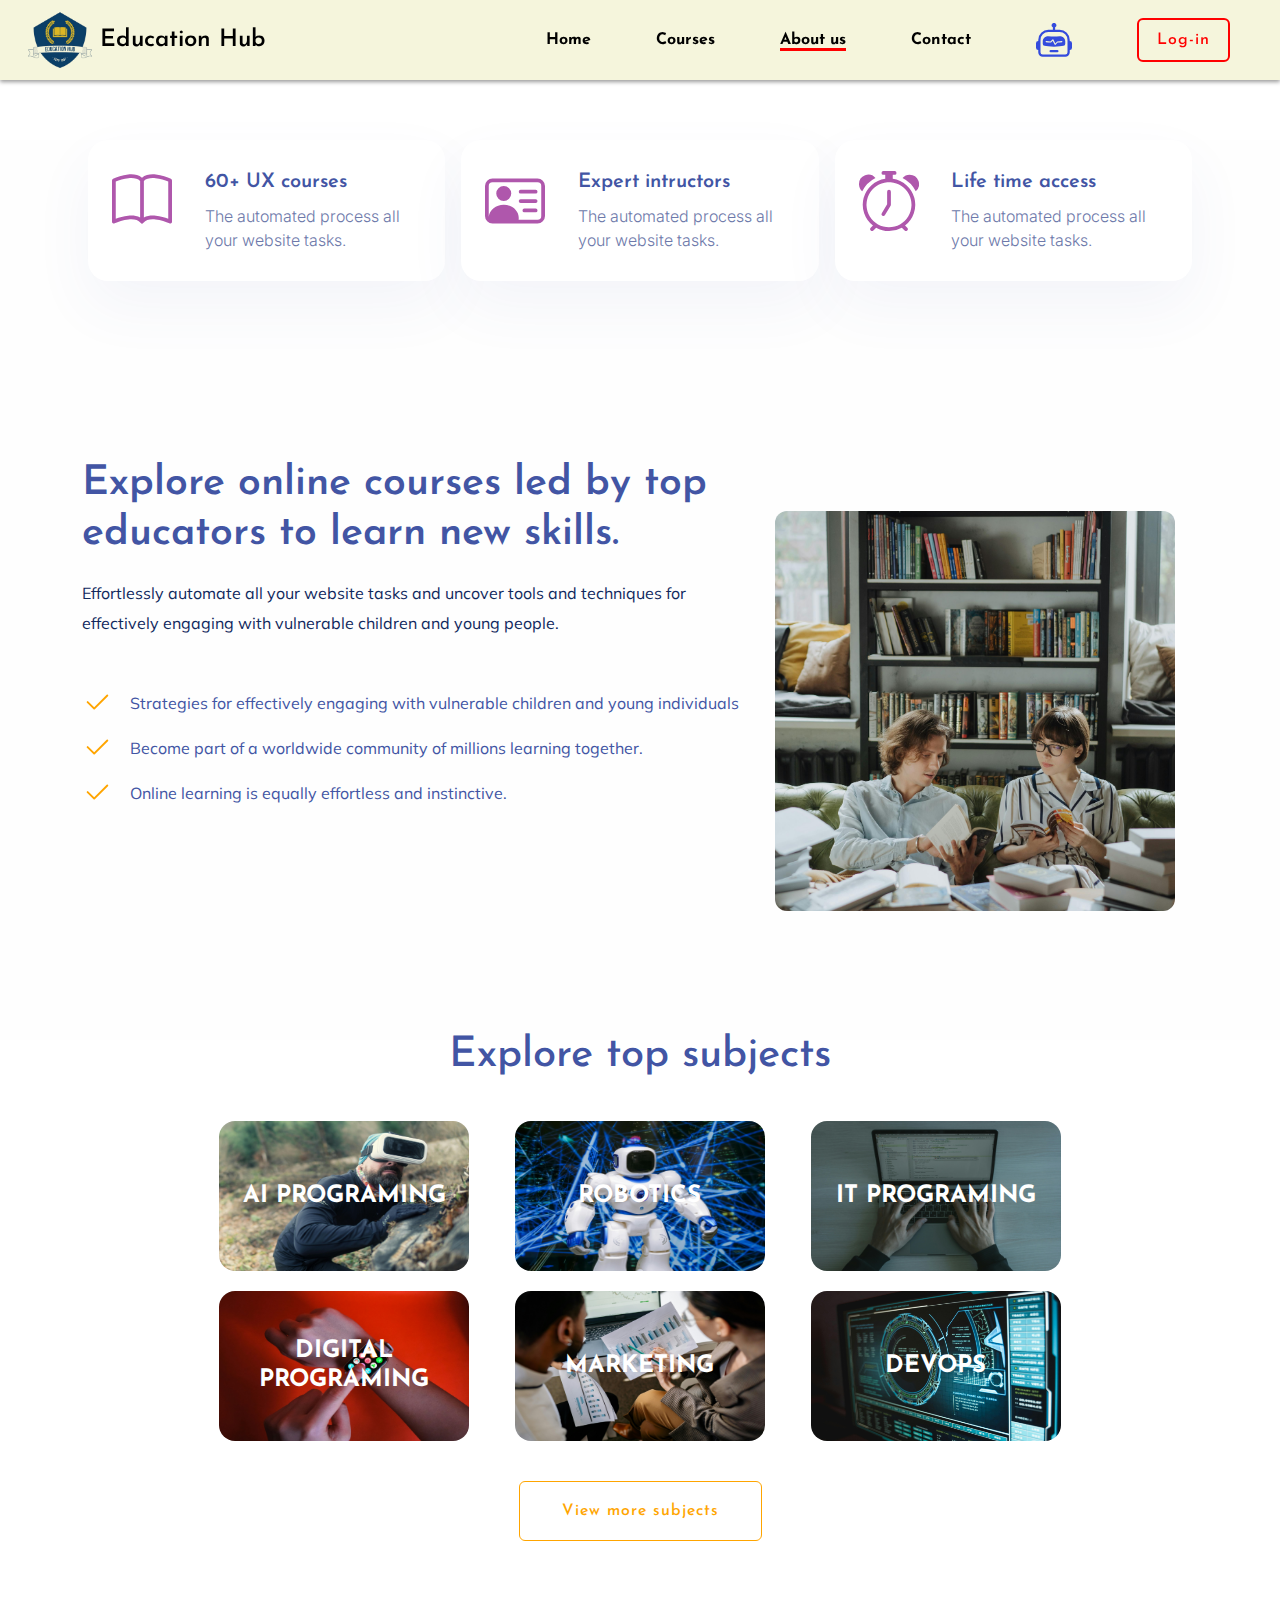
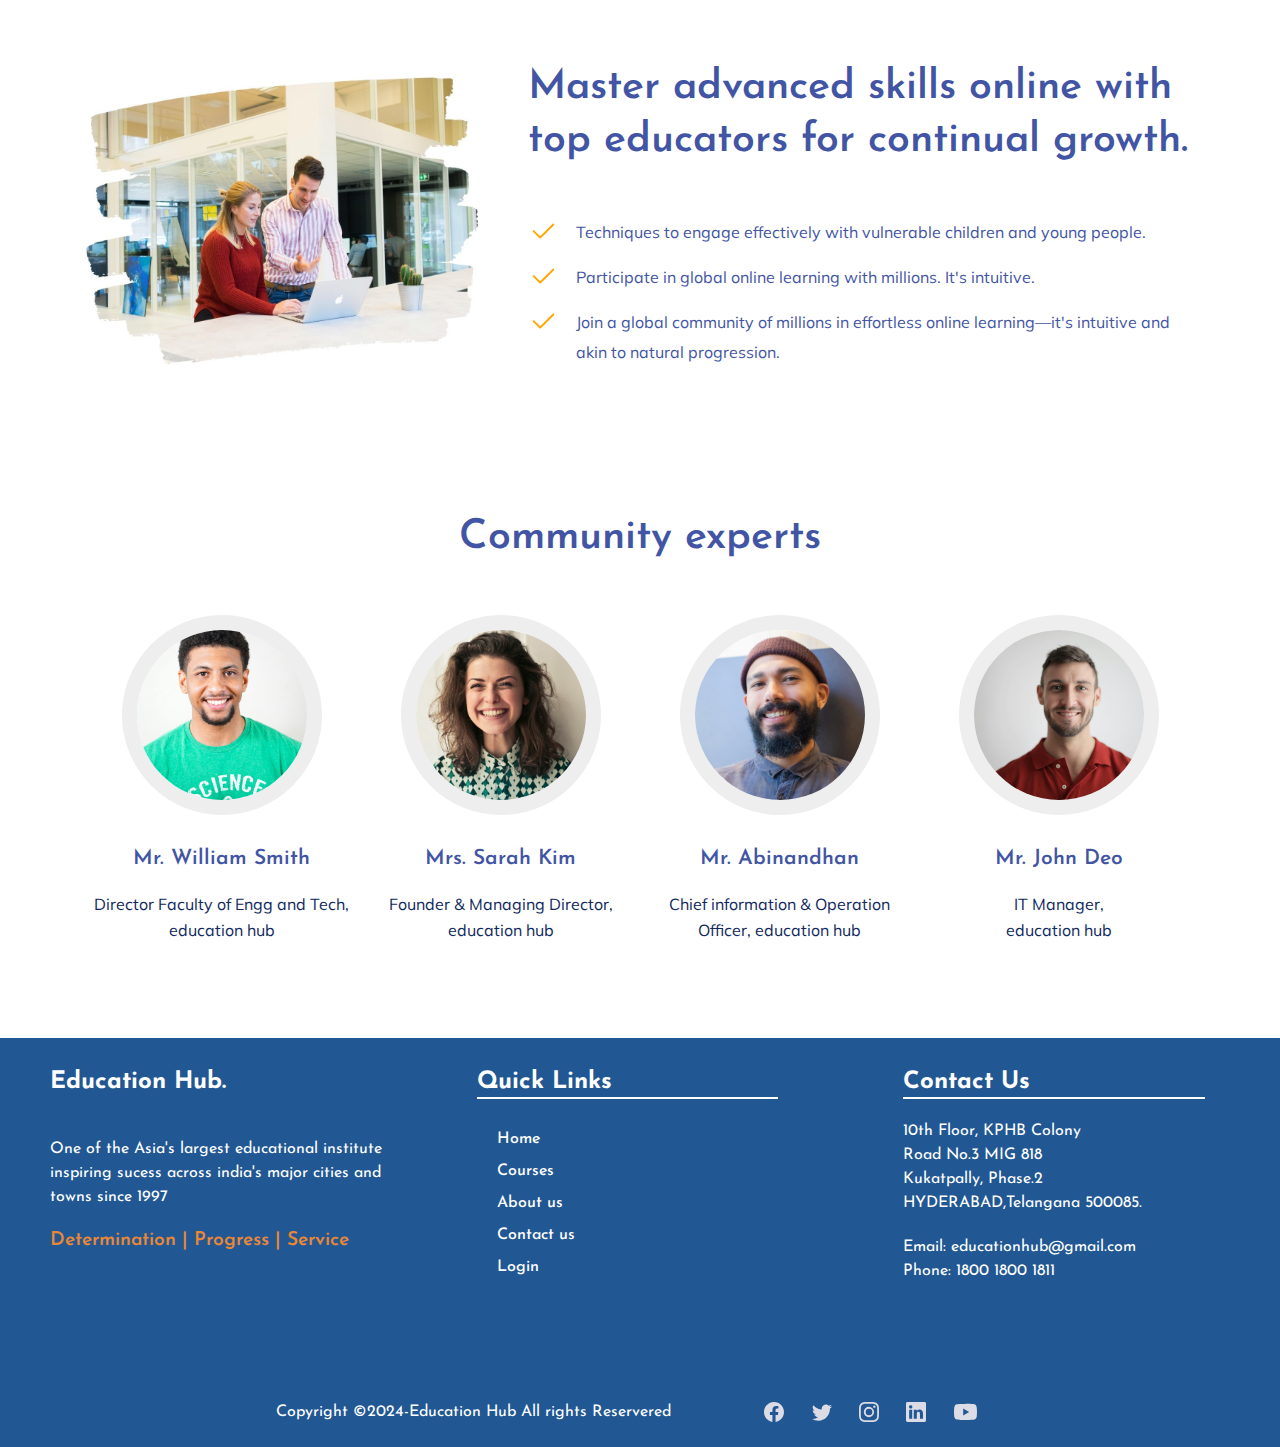
<file: about.html>
<!DOCTYPE html>
<html lang="en">
  <head>
    <meta charset="UTF-8" />
    <meta name="viewport" content="width=device-width, initial-scale=1.0" />
    <title>Education Hub</title>
    <link rel="preconnect" href="https://fonts.googleapis.com" />
    <link rel="preconnect" href="https://fonts.gstatic.com" crossorigin />
    <link
      href="https://fonts.googleapis.com/css2?family=Inter:wght@100..900&family=Josefin+Sans:ital,wght@0,100..700;1,100..700&family=Teachers:ital,wght@0,400..800;1,400..800&family=Ubuntu+Sans:ital,wght@0,100..800;1,100..800&display=swap"
      rel="stylesheet"
    />

    <link rel="preconnect" href="https://fonts.googleapis.com" />
    <link rel="preconnect" href="https://fonts.gstatic.com" crossorigin />
    <link
      href="https://fonts.googleapis.com/css2?family=Inter:wght@100..900&family=Josefin+Sans:ital,wght@0,100..700;1,100..700&family=Mulish:ital,wght@0,200..1000;1,200..1000&family=Teachers:ital,wght@0,400..800;1,400..800&family=Ubuntu+Sans:ital,wght@0,100..800;1,100..800&display=swap"
      rel="stylesheet"
    />
    <link rel="stylesheet" href="about.css" />
    <link
      rel="stylesheet"
      href="https://cdn.jsdelivr.net/npm/bootstrap@5.3.3/dist/css/bootstrap.min.css"
    />

    <!-- =====================chatbot header======================================= -->

    <link rel="stylesheet" href="style1.css" />
    <meta name="viewport" content="width=device-width, initial-scale=1.0" />
    <!-- Google Fonts Link For Icons -->
    <link
      rel="stylesheet"
      href="https://fonts.googleapis.com/css2?family=Material+Symbols+Outlined:opsz,wght,FILL,GRAD@48,400,0,0"
    />
    <link
      rel="stylesheet"
      href="https://fonts.googleapis.com/css2?family=Material+Symbols+Rounded:opsz,wght,FILL,GRAD@48,400,1,0"
    />
    <script src="script.js" defer></script>
  </head>
  <body>
    <div class="section-1">
      <nav>
        <h1 class="logo">
          <div class="title-logo">
            <img class="image" src="title-logo.png" alt="logo-education" />
          </div>
          <div class="title-edu">
            <span class="edu"><a href="./index.html">Education Hub</a></span>
          </div>
        </h1>
        <ul>
          <li><a href="index.html">Home</a></li>
          <li><a href="course.html">Courses</a></li>
          <li><a href="">About us</a></li>
          <li><a href="contact.html">Contact</a></li>
          <li>
            <a href="./chatbit.html">
              <span>
                <svg
                  xmlns="http://www.w3.org/2000/svg"
                  style="color: rgb(52, 75, 221)"
                  width="36"
                  height="36"
                  fill="currentColor"
                  class="bi bi-robot"
                  viewBox="0 0 16 16"
                >
                  <path
                    d="M6 12.5a.5.5 0 0 1 .5-.5h3a.5.5 0 0 1 0 1h-3a.5.5 0 0 1-.5-.5M3 8.062C3 6.76 4.235 5.765 5.53 5.886a26.6 26.6 0 0 0 4.94 0C11.765 5.765 13 6.76 13 8.062v1.157a.93.93 0 0 1-.765.935c-.845.147-2.34.346-4.235.346s-3.39-.2-4.235-.346A.93.93 0 0 1 3 9.219zm4.542-.827a.25.25 0 0 0-.217.068l-.92.9a25 25 0 0 1-1.871-.183.25.25 0 0 0-.068.495c.55.076 1.232.149 2.02.193a.25.25 0 0 0 .189-.071l.754-.736.847 1.71a.25.25 0 0 0 .404.062l.932-.97a25 25 0 0 0 1.922-.188.25.25 0 0 0-.068-.495c-.538.074-1.207.145-1.98.189a.25.25 0 0 0-.166.076l-.754.785-.842-1.7a.25.25 0 0 0-.182-.135"
                  />
                  <path
                    d="M8.5 1.866a1 1 0 1 0-1 0V3h-2A4.5 4.5 0 0 0 1 7.5V8a1 1 0 0 0-1 1v2a1 1 0 0 0 1 1v1a2 2 0 0 0 2 2h10a2 2 0 0 0 2-2v-1a1 1 0 0 0 1-1V9a1 1 0 0 0-1-1v-.5A4.5 4.5 0 0 0 10.5 3h-2zM14 7.5V13a1 1 0 0 1-1 1H3a1 1 0 0 1-1-1V7.5A3.5 3.5 0 0 1 5.5 4h5A3.5 3.5 0 0 1 14 7.5"
                  />
                </svg> </span
            ></a>
          </li>
          <li>
            <a class="btn btn-1" onclick="hideButton(this)" href="signin.html"
              >Log-in</a
            >
          </li>
        </ul>
      </nav>

      <div class="container">
        <div class="container-1">
          <div class="benefits">
            <span class="book-logo">
              <svg
                xmlns="http://www.w3.org/2000/svg"
                width="60"
                height="60"
                fill="currentColor"
                class="bi bi-book"
                viewBox="0 0 16 16"
              >
                <path
                  d="M1 2.828c.885-.37 2.154-.769 3.388-.893 1.33-.134 2.458.063 3.112.752v9.746c-.935-.53-2.12-.603-3.213-.493-1.18.12-2.37.461-3.287.811zm7.5-.141c.654-.689 1.782-.886 3.112-.752 1.234.124 2.503.523 3.388.893v9.923c-.918-.35-2.107-.692-3.287-.81-1.094-.111-2.278-.039-3.213.492zM8 1.783C7.015.936 5.587.81 4.287.94c-1.514.153-3.042.672-3.994 1.105A.5.5 0 0 0 0 2.5v11a.5.5 0 0 0 .707.455c.882-.4 2.303-.881 3.68-1.02 1.409-.142 2.59.087 3.223.877a.5.5 0 0 0 .78 0c.633-.79 1.814-1.019 3.222-.877 1.378.139 2.8.62 3.681 1.02A.5.5 0 0 0 16 13.5v-11a.5.5 0 0 0-.293-.455c-.952-.433-2.48-.952-3.994-1.105C10.413.809 8.985.936 8 1.783"
                />
              </svg>
            </span>
            <div class="details">
              <h3>60+ UX courses</h3>
              <p>The automated process all your website tasks.</p>
            </div>
          </div>
          <div class="benefits">
            <span class="person-logo">
              <svg
                xmlns="http://www.w3.org/2000/svg"
                width="60"
                height="60"
                fill="currentColor"
                class="bi bi-person-vcard"
                viewBox="0 0 16 16"
              >
                <path
                  d="M5 8a2 2 0 1 0 0-4 2 2 0 0 0 0 4m4-2.5a.5.5 0 0 1 .5-.5h4a.5.5 0 0 1 0 1h-4a.5.5 0 0 1-.5-.5M9 8a.5.5 0 0 1 .5-.5h4a.5.5 0 0 1 0 1h-4A.5.5 0 0 1 9 8m1 2.5a.5.5 0 0 1 .5-.5h3a.5.5 0 0 1 0 1h-3a.5.5 0 0 1-.5-.5"
                />
                <path
                  d="M2 2a2 2 0 0 0-2 2v8a2 2 0 0 0 2 2h12a2 2 0 0 0 2-2V4a2 2 0 0 0-2-2zM1 4a1 1 0 0 1 1-1h12a1 1 0 0 1 1 1v8a1 1 0 0 1-1 1H8.96q.04-.245.04-.5C9 10.567 7.21 9 5 9c-2.086 0-3.8 1.398-3.984 3.181A1 1 0 0 1 1 12z"
                />
              </svg>
            </span>
            <div class="details">
              <h3>Expert intructors</h3>
              <p>The automated process all your website tasks.</p>
            </div>
          </div>
          <div class="benefits">
            <span class="timer-logo">
              <svg
                xmlns="http://www.w3.org/2000/svg"
                width="60"
                height="60"
                fill="currentColor"
                class="bi bi-alarm"
                viewBox="0 0 16 16"
              >
                <path
                  d="M8.5 5.5a.5.5 0 0 0-1 0v3.362l-1.429 2.38a.5.5 0 1 0 .858.515l1.5-2.5A.5.5 0 0 0 8.5 9z"
                />
                <path
                  d="M6.5 0a.5.5 0 0 0 0 1H7v1.07a7.001 7.001 0 0 0-3.273 12.474l-.602.602a.5.5 0 0 0 .707.708l.746-.746A6.97 6.97 0 0 0 8 16a6.97 6.97 0 0 0 3.422-.892l.746.746a.5.5 0 0 0 .707-.708l-.601-.602A7.001 7.001 0 0 0 9 2.07V1h.5a.5.5 0 0 0 0-1zm1.038 3.018a6 6 0 0 1 .924 0 6 6 0 1 1-.924 0M0 3.5c0 .753.333 1.429.86 1.887A8.04 8.04 0 0 1 4.387 1.86 2.5 2.5 0 0 0 0 3.5M13.5 1c-.753 0-1.429.333-1.887.86a8.04 8.04 0 0 1 3.527 3.527A2.5 2.5 0 0 0 13.5 1"
                />
              </svg>
            </span>
            <div class="details">
              <h3>Life time access</h3>
              <p>The automated process all your website tasks.</p>
            </div>
          </div>
        </div>
        <div class="container-2">
          <div class="skill">
            <h3>
              Explore online courses led by top educators to learn new skills.
            </h3>
            <p>
              Effortlessly automate all your website tasks and uncover tools and
              techniques for effectively engaging with vulnerable children and
              young people.
            </p>
            <div class="bullet-points">
              <div class="points">
                <span>
                  <svg
                    xmlns="http://www.w3.org/2000/svg"
                    width="16"
                    height="16"
                    fill="currentColor"
                    class="bi bi-check2"
                    viewBox="0 0 16 16"
                  >
                    <path
                      d="M13.854 3.646a.5.5 0 0 1 0 .708l-7 7a.5.5 0 0 1-.708 0l-3.5-3.5a.5.5 0 1 1 .708-.708L6.5 10.293l6.646-6.647a.5.5 0 0 1 .708 0"
                    />
                  </svg>
                </span>
                <p>
                  Strategies for effectively engaging with vulnerable children
                  and young individuals
                </p>
              </div>
              <div class="points">
                <span>
                  <svg
                    xmlns="http://www.w3.org/2000/svg"
                    width="16"
                    height="16"
                    fill="currentColor"
                    class="bi bi-check2"
                    viewBox="0 0 16 16"
                  >
                    <path
                      d="M13.854 3.646a.5.5 0 0 1 0 .708l-7 7a.5.5 0 0 1-.708 0l-3.5-3.5a.5.5 0 1 1 .708-.708L6.5 10.293l6.646-6.647a.5.5 0 0 1 .708 0"
                    />
                  </svg>
                </span>
                <p>
                  Become part of a worldwide community of millions learning
                  together.
                </p>
              </div>
              <div class="points">
                <span>
                  <svg
                    xmlns="http://www.w3.org/2000/svg"
                    width="16"
                    height="16"
                    fill="currentColor"
                    class="bi bi-check2"
                    viewBox="0 0 16 16"
                  >
                    <path
                      d="M13.854 3.646a.5.5 0 0 1 0 .708l-7 7a.5.5 0 0 1-.708 0l-3.5-3.5a.5.5 0 1 1 .708-.708L6.5 10.293l6.646-6.647a.5.5 0 0 1 .708 0"
                    />
                  </svg>
                </span>
                <p>Online learning is equally effortless and instinctive.</p>
              </div>
            </div>
          </div>
          <div class="video">
            <img src="home-page1.jpg" width="400px" height="400px" alt="" />
          </div>
        </div>
        <div class="container-3">
          <h2>Explore top subjects</h2>
          <div class="container-20">
            <div class="container-21">
              <div class="box">
                <div class="photo">
                  <img src="AI.jpeg" alt="logo" />
                </div>
                <h4><a href="AI.html">AI PROGRAMING</a></h4>
              </div>
            </div>
            <div class="container-21">
              <div class="box">
                <div class="photo">
                  <img src="robot.jpeg" alt="logo" />
                </div>
                <h4><a href="robotic.html">ROBOTICS</a></h4>
              </div>
            </div>
            <div class="container-21">
              <div class="box">
                <div class="photo">
                  <img src="laptop.jpeg" alt="logo" />
                </div>
                <h4><a href="IT.html">IT PROGRAMING</a></h4>
              </div>
            </div>
            <div class="container-21">
              <div class="box">
                <div class="photo">
                  <img src="watch.jpeg" alt="logo" />
                </div>
                <h4><a href="digital.html"> DIGITAL PROGRAMING</a></h4>
              </div>
            </div>
            <div class="container-21">
              <div class="box">
                <div class="photo">
                  <img src="marketing.jpeg" alt="logo" />
                </div>
                <h4><a href="marketing.html">MARKETING</a></h4>
              </div>
            </div>
            <div class="container-21">
              <div class="box">
                <div class="photo">
                  <img src="desktop.jpeg" alt="logo" />
                </div>
                <h4><a href="devops.html">DEVOPS</a></h4>
              </div>
            </div>
          </div>
          <a href="./course.html">
            <button class="btn btn-1">View more subjects</button></a
          >
        </div>
        <div class="container-4">
          <div class="video">
            <img src="office.jpeg" width="400px" height="400px" alt="" />
          </div>
          <div class="skill">
            <h3>
              Master advanced skills online with top educators for continual
              growth.
            </h3>
            <div class="bullet-points">
              <div class="points">
                <span>
                  <svg
                    xmlns="http://www.w3.org/2000/svg"
                    width="16"
                    height="16"
                    fill="currentColor"
                    class="bi bi-check2"
                    viewBox="0 0 16 16"
                  >
                    <path
                      d="M13.854 3.646a.5.5 0 0 1 0 .708l-7 7a.5.5 0 0 1-.708 0l-3.5-3.5a.5.5 0 1 1 .708-.708L6.5 10.293l6.646-6.647a.5.5 0 0 1 .708 0"
                    />
                  </svg>
                </span>
                <p>
                  Techniques to engage effectively with vulnerable children and
                  young people.
                </p>
              </div>
              <div class="points">
                <span>
                  <svg
                    xmlns="http://www.w3.org/2000/svg"
                    width="16"
                    height="16"
                    fill="currentColor"
                    class="bi bi-check2"
                    viewBox="0 0 16 16"
                  >
                    <path
                      d="M13.854 3.646a.5.5 0 0 1 0 .708l-7 7a.5.5 0 0 1-.708 0l-3.5-3.5a.5.5 0 1 1 .708-.708L6.5 10.293l6.646-6.647a.5.5 0 0 1 .708 0"
                    />
                  </svg>
                </span>
                <p>
                  Participate in global online learning with millions. It's
                  intuitive.
                </p>
              </div>
              <div class="points">
                <span>
                  <svg
                    xmlns="http://www.w3.org/2000/svg"
                    width="16"
                    height="16"
                    fill="currentColor"
                    class="bi bi-check2"
                    viewBox="0 0 16 16"
                  >
                    <path
                      d="M13.854 3.646a.5.5 0 0 1 0 .708l-7 7a.5.5 0 0 1-.708 0l-3.5-3.5a.5.5 0 1 1 .708-.708L6.5 10.293l6.646-6.647a.5.5 0 0 1 .708 0"
                    />
                  </svg>
                </span>
                <p>
                  Join a global community of millions in effortless online
                  learning—it's intuitive and akin to natural progression.
                </p>
              </div>
            </div>
          </div>
        </div>
        <div class="container-5">
          <h3>Community experts</h3>
          <div class="all-experts">
            <div class="experts">
              <div class="single-expert">
                <div class="image">
                  <img
                    class="image-responsive"
                    src="photo-3.jpg"
                    width="180px"
                    height="180px"
                    alt=""
                  />
                </div>
                <div class="title">
                  <h3>Mr. William Smith</h3>
                </div>
                <div class="description">
                  <p>Director Faculty of Engg and Tech, education hub</p>
                </div>
              </div>
            </div>
            <div class="experts">
              <div class="single-expert">
                <div class="image">
                  <img
                    class="image-responsive"
                    src="photo-1.jpg"
                    width="180px"
                    height="180px"
                    alt=""
                  />
                </div>
                <div class="title">
                  <h3>Mrs. Sarah Kim</h3>
                </div>
                <div class="description">
                  <p>Founder & Managing Director, education hub</p>
                </div>
              </div>
            </div>
            <div class="experts">
              <div class="single-expert">
                <div class="image">
                  <img
                    class="image-responsive"
                    src="photo-2.jpg"
                    width="180px"
                    height="180px"
                    alt=""
                  />
                </div>
                <div class="title">
                  <h3>Mr. Abinandhan</h3>
                </div>
                <div class="description">
                  <p>Chief information & Operation Officer, education hub</p>
                </div>
              </div>
            </div>
            <div class="experts">
              <div class="single-expert">
                <div class="image">
                  <img
                    class="image-responsive"
                    src="photo-4.jpg"
                    width="180px"
                    height="180px"
                    alt=""
                  />
                </div>
                <div class="title">
                  <h3>Mr. John Deo</h3>
                </div>
                <div class="description">
                  <p>
                    IT Manager,<br />
                    education hub
                  </p>
                </div>
              </div>
            </div>
          </div>
        </div>
      </div>

      <!-- ===========================about html============================== -->

      <div class="about">
        <div class="inner-about">
          <div class="about-1">
            <div class="title">
              <h2>Education Hub.</h2>
            </div>
            <div class="description">
              <p>
                One of the Asia's largest educational institute inspiring sucess
                across india's major cities and towns since 1997
              </p>
            </div>
            <div class="offers">Determination | Progress | Service</div>
            <!-- <div class="policies">Privacy Policy | Terms & Conditions</div> -->
          </div>
          <div class="about-2">
            <h2>Quick Links</h2>
            <div class="link">
              <ul>
                <li><a href="index.html">Home</a></li>
                <li><a href="course.html">Courses</a></li>
                <li><a href="about.html">About us</a></li>
                <li><a href="contact.html">Contact us</a></li>
                <li><a class="log-in" href="signup.html">Login</a></li>
              </ul>
            </div>
          </div>
          <div class="about-3">
            <h2>Contact Us</h2>
            <p class="address">
              10th Floor, KPHB Colony <br />
              Road No.3 MIG 818 <br />
              Kukatpally, Phase.2 <br />
              HYDERABAD,Telangana 500085.
            </p>

            <div class="details">
              <p>Email: educationhub@gmail.com</p>
              <p>Phone: 1800 1800 1811</p>
            </div>
          </div>
        </div>
        <div class="footer">
          <p>Copyright &copy;2024-Education Hub All rights Reservered</p>
          <div class="logos">
            <div class="facebook logo">
              <a href="https://www.facebook.com">
                <svg
                  xmlns="http://www.w3.org/2000/svg"
                  width="20"
                  height="20"
                  fill="currentColor"
                  class="bi bi-facebook"
                  viewBox="0 0 16 16"
                >
                  <path
                    d="M16 8.049c0-4.446-3.582-8.05-8-8.05C3.58 0-.002 3.603-.002 8.05c0 4.017 2.926 7.347 6.75 7.951v-5.625h-2.03V8.05H6.75V6.275c0-2.017 1.195-3.131 3.022-3.131.876 0 1.791.157 1.791.157v1.98h-1.009c-.993 0-1.303.621-1.303 1.258v1.51h2.218l-.354 2.326H9.25V16c3.824-.604 6.75-3.934 6.75-7.951"
                  />
                </svg>
              </a>
            </div>
            <div class="twitter logo">
              <a href="https://www.twitter.com">
                <svg
                  xmlns="http://www.w3.org/2000/svg"
                  width="20"
                  height="20"
                  fill="currentColor"
                  class="bi bi-twitter"
                  viewBox="0 0 16 16"
                >
                  <path
                    d="M5.026 15c6.038 0 9.341-5.003 9.341-9.334q.002-.211-.006-.422A6.7 6.7 0 0 0 16 3.542a6.7 6.7 0 0 1-1.889.518 3.3 3.3 0 0 0 1.447-1.817 6.5 6.5 0 0 1-2.087.793A3.286 3.286 0 0 0 7.875 6.03a9.32 9.32 0 0 1-6.767-3.429 3.29 3.29 0 0 0 1.018 4.382A3.3 3.3 0 0 1 .64 6.575v.045a3.29 3.29 0 0 0 2.632 3.218 3.2 3.2 0 0 1-.865.115 3 3 0 0 1-.614-.057 3.28 3.28 0 0 0 3.067 2.277A6.6 6.6 0 0 1 .78 13.58a6 6 0 0 1-.78-.045A9.34 9.34 0 0 0 5.026 15"
                  />
                </svg>
              </a>
            </div>
            <div class="instagram logo">
              <a href="https://www.instagram.com/accounts/login/">
                <svg
                  xmlns="http://www.w3.org/2000/svg"
                  width="20"
                  height="20"
                  fill="currentColor"
                  class="bi bi-instagram"
                  viewBox="0 0 16 16"
                >
                  <path
                    d="M8 0C5.829 0 5.556.01 4.703.048 3.85.088 3.269.222 2.76.42a3.9 3.9 0 0 0-1.417.923A3.9 3.9 0 0 0 .42 2.76C.222 3.268.087 3.85.048 4.7.01 5.555 0 5.827 0 8.001c0 2.172.01 2.444.048 3.297.04.852.174 1.433.372 1.942.205.526.478.972.923 1.417.444.445.89.719 1.416.923.51.198 1.09.333 1.942.372C5.555 15.99 5.827 16 8 16s2.444-.01 3.298-.048c.851-.04 1.434-.174 1.943-.372a3.9 3.9 0 0 0 1.416-.923c.445-.445.718-.891.923-1.417.197-.509.332-1.09.372-1.942C15.99 10.445 16 10.173 16 8s-.01-2.445-.048-3.299c-.04-.851-.175-1.433-.372-1.941a3.9 3.9 0 0 0-.923-1.417A3.9 3.9 0 0 0 13.24.42c-.51-.198-1.092-.333-1.943-.372C10.443.01 10.172 0 7.998 0zm-.717 1.442h.718c2.136 0 2.389.007 3.232.046.78.035 1.204.166 1.486.275.373.145.64.319.92.599s.453.546.598.92c.11.281.24.705.275 1.485.039.843.047 1.096.047 3.231s-.008 2.389-.047 3.232c-.035.78-.166 1.203-.275 1.485a2.5 2.5 0 0 1-.599.919c-.28.28-.546.453-.92.598-.28.11-.704.24-1.485.276-.843.038-1.096.047-3.232.047s-2.39-.009-3.233-.047c-.78-.036-1.203-.166-1.485-.276a2.5 2.5 0 0 1-.92-.598 2.5 2.5 0 0 1-.6-.92c-.109-.281-.24-.705-.275-1.485-.038-.843-.046-1.096-.046-3.233s.008-2.388.046-3.231c.036-.78.166-1.204.276-1.486.145-.373.319-.64.599-.92s.546-.453.92-.598c.282-.11.705-.24 1.485-.276.738-.034 1.024-.044 2.515-.045zm4.988 1.328a.96.96 0 1 0 0 1.92.96.96 0 0 0 0-1.92m-4.27 1.122a4.109 4.109 0 1 0 0 8.217 4.109 4.109 0 0 0 0-8.217m0 1.441a2.667 2.667 0 1 1 0 5.334 2.667 2.667 0 0 1 0-5.334"
                  />
                </svg>
              </a>
            </div>
            <div class="linkedin logo">
              <a href="https://www.linkedin.com">
                <svg
                  xmlns="http://www.w3.org/2000/svg"
                  width="20"
                  height="20"
                  fill="currentColor"
                  class="bi bi-linkedin"
                  viewBox="0 0 16 16"
                >
                  <path
                    d="M0 1.146C0 .513.526 0 1.175 0h13.65C15.474 0 16 .513 16 1.146v13.708c0 .633-.526 1.146-1.175 1.146H1.175C.526 16 0 15.487 0 14.854zm4.943 12.248V6.169H2.542v7.225zm-1.2-8.212c.837 0 1.358-.554 1.358-1.248-.015-.709-.52-1.248-1.342-1.248S2.4 3.226 2.4 3.934c0 .694.521 1.248 1.327 1.248zm4.908 8.212V9.359c0-.216.016-.432.08-.586.173-.431.568-.878 1.232-.878.869 0 1.216.662 1.216 1.634v3.865h2.401V9.25c0-2.22-1.184-3.252-2.764-3.252-1.274 0-1.845.7-2.165 1.193v.025h-.016l.016-.025V6.169h-2.4c.03.678 0 7.225 0 7.225z"
                  />
                </svg>
              </a>
            </div>
            <div class="youtube logo">
              <a href="https://www.youtube.com">
                <svg
                  xmlns="http://www.w3.org/2000/svg"
                  width="23"
                  height="23"
                  fill="currentColor"
                  class="bi bi-youtube"
                  viewBox="0 0 16 16"
                >
                  <path
                    d="M8.051 1.999h.089c.822.003 4.987.033 6.11.335a2.01 2.01 0 0 1 1.415 1.42c.101.38.172.883.22 1.402l.01.104.022.26.008.104c.065.914.073 1.77.074 1.957v.075c-.001.194-.01 1.108-.082 2.06l-.008.105-.009.104c-.05.572-.124 1.14-.235 1.558a2.01 2.01 0 0 1-1.415 1.42c-1.16.312-5.569.334-6.18.335h-.142c-.309 0-1.587-.006-2.927-.052l-.17-.006-.087-.004-.171-.007-.171-.007c-1.11-.049-2.167-.128-2.654-.26a2.01 2.01 0 0 1-1.415-1.419c-.111-.417-.185-.986-.235-1.558L.09 9.82l-.008-.104A31 31 0 0 1 0 7.68v-.123c.002-.215.01-.958.064-1.778l.007-.103.003-.052.008-.104.022-.26.01-.104c.048-.519.119-1.023.22-1.402a2.01 2.01 0 0 1 1.415-1.42c.487-.13 1.544-.21 2.654-.26l.17-.007.172-.006.086-.003.171-.007A100 100 0 0 1 7.858 2zM6.4 5.209v4.818l4.157-2.408z"
                  />
                </svg>
              </a>
            </div>
          </div>
        </div>
      </div>
    </div>
    <script src="index.js"></script>
  </body>
</html>
</file>
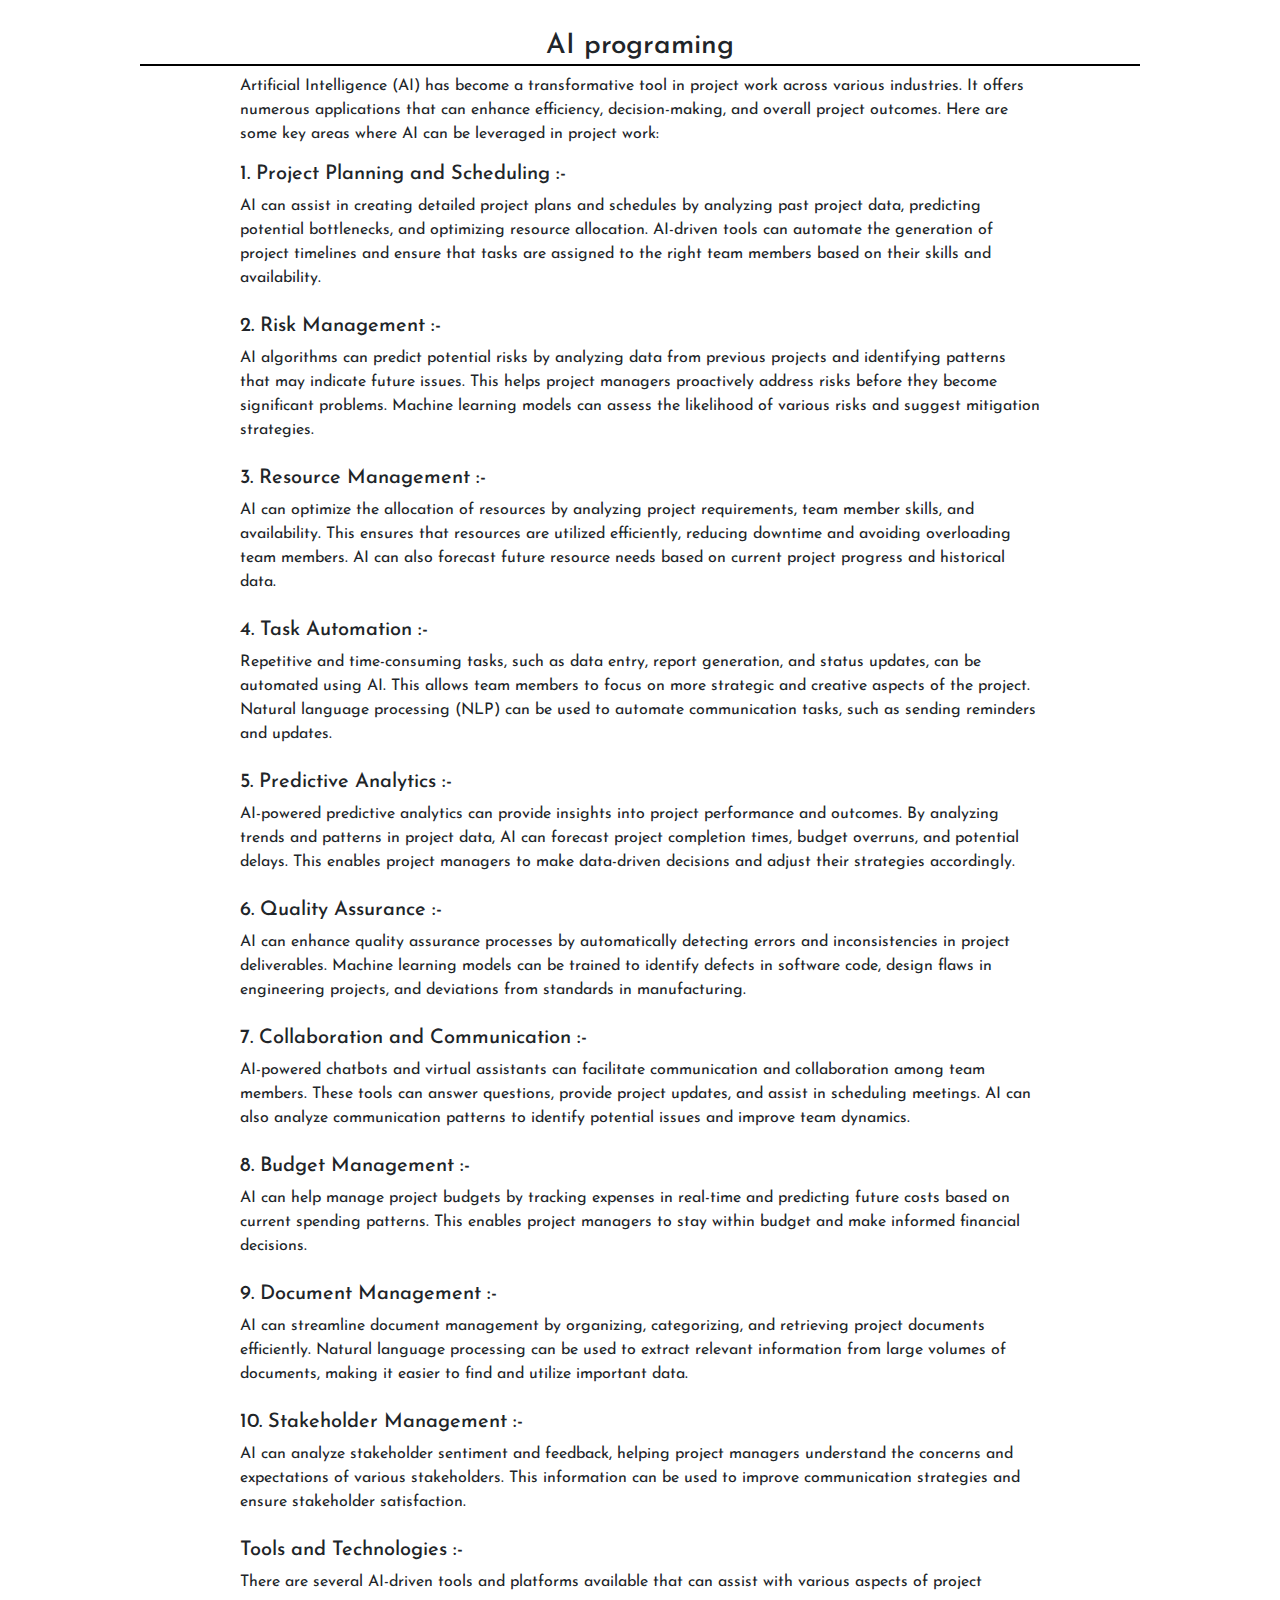
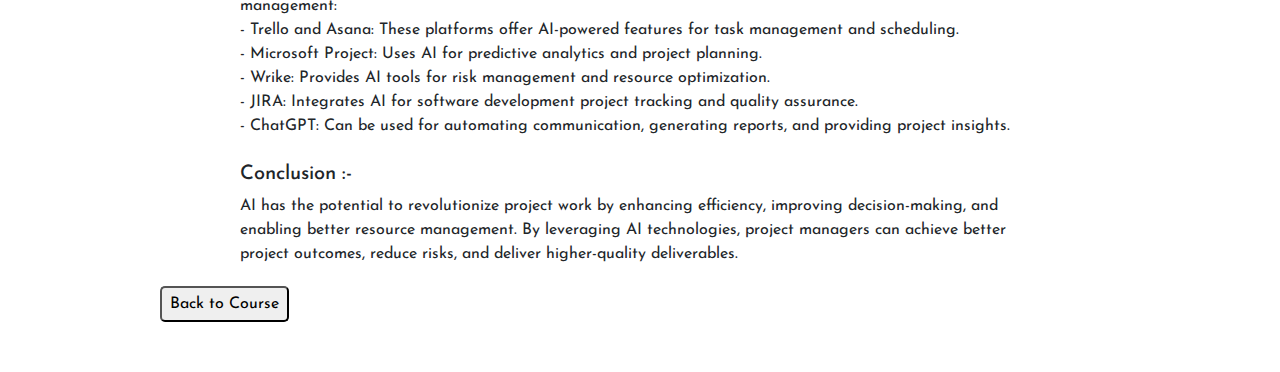
<file: AI.html>
<!DOCTYPE html>
<html lang="en">
  <head>
    <meta charset="UTF-8" />
    <meta name="viewport" content="width=device-width, initial-scale=1.0" />
    <link
      href="https://fonts.googleapis.com/css2?family=Inter:wght@100..900&family=Josefin+Sans:ital,wght@0,100..700;1,100..700&family=Teachers:ital,wght@0,400..800;1,400..800&family=Ubuntu+Sans:ital,wght@0,100..800;1,100..800&display=swap"
      rel="stylesheet"
    />

    <link rel="preconnect" href="https://fonts.googleapis.com" />
    <link rel="preconnect" href="https://fonts.gstatic.com" crossorigin />
    <link
      href="https://fonts.googleapis.com/css2?family=Inter:wght@100..900&family=Josefin+Sans:ital,wght@0,100..700;1,100..700&family=Mulish:ital,wght@0,200..1000;1,200..1000&family=Teachers:ital,wght@0,400..800;1,400..800&family=Ubuntu+Sans:ital,wght@0,100..800;1,100..800&display=swap"
      rel="stylesheet"
    />
    <link
      rel="stylesheet"
      href="https://cdn.jsdelivr.net/npm/bootstrap@5.3.3/dist/css/bootstrap.min.css"
    />
    <link rel="stylesheet" href="AI.css" />
    <title>AI Programing | Education Hub</title>
  </head>
  <body>
    <div class="container">
      <div class="heading">
        <h3>AI programing</h3>
      </div>
      <div class="content">
        <p>
          Artificial Intelligence (AI) has become a transformative tool in
          project work across various industries. It offers numerous
          applications that can enhance efficiency, decision-making, and overall
          project outcomes. Here are some key areas where AI can be leveraged in
          project work:
        </p>
        <span>
          <h5>1. Project Planning and Scheduling :-</h5>
          AI can assist in creating detailed project plans and schedules by
          analyzing past project data, predicting potential bottlenecks, and
          optimizing resource allocation. AI-driven tools can automate the
          generation of project timelines and ensure that tasks are assigned to
          the right team members based on their skills and availability. <br />
          <br />
          <h5>2. Risk Management :-</h5>
          AI algorithms can predict potential risks by analyzing data from
          previous projects and identifying patterns that may indicate future
          issues. This helps project managers proactively address risks before
          they become significant problems. Machine learning models can assess
          the likelihood of various risks and suggest mitigation strategies.
          <br /><br />
          <h5>3. Resource Management :-</h5>
          AI can optimize the allocation of resources by analyzing project
          requirements, team member skills, and availability. This ensures that
          resources are utilized efficiently, reducing downtime and avoiding
          overloading team members. AI can also forecast future resource needs
          based on current project progress and historical data. <br /><br />
          <h5>4. Task Automation :-</h5>
          Repetitive and time-consuming tasks, such as data entry, report
          generation, and status updates, can be automated using AI. This allows
          team members to focus on more strategic and creative aspects of the
          project. Natural language processing (NLP) can be used to automate
          communication tasks, such as sending reminders and updates.
          <br /><br />
          <h5>5. Predictive Analytics :-</h5>
          AI-powered predictive analytics can provide insights into project
          performance and outcomes. By analyzing trends and patterns in project
          data, AI can forecast project completion times, budget overruns, and
          potential delays. This enables project managers to make data-driven
          decisions and adjust their strategies accordingly. <br /><br />
          <h5>6. Quality Assurance :-</h5>
          AI can enhance quality assurance processes by automatically detecting
          errors and inconsistencies in project deliverables. Machine learning
          models can be trained to identify defects in software code, design
          flaws in engineering projects, and deviations from standards in
          manufacturing. <br /><br />
          <h5>7. Collaboration and Communication :-</h5>
          AI-powered chatbots and virtual assistants can facilitate
          communication and collaboration among team members. These tools can
          answer questions, provide project updates, and assist in scheduling
          meetings. AI can also analyze communication patterns to identify
          potential issues and improve team dynamics.
          <br /><br />
          <h5>8. Budget Management :-</h5>
          AI can help manage project budgets by tracking expenses in real-time
          and predicting future costs based on current spending patterns. This
          enables project managers to stay within budget and make informed
          financial decisions. <br /><br />
          <h5>9. Document Management :-</h5>
          AI can streamline document management by organizing, categorizing, and
          retrieving project documents efficiently. Natural language processing
          can be used to extract relevant information from large volumes of
          documents, making it easier to find and utilize important data.
          <br /><br />
          <h5>10. Stakeholder Management :-</h5>
          AI can analyze stakeholder sentiment and feedback, helping project
          managers understand the concerns and expectations of various
          stakeholders. This information can be used to improve communication
          strategies and ensure stakeholder satisfaction.
        </span>
        <br /><br />
        <span>
          <h5>Tools and Technologies :-</h5>
          There are several AI-driven tools and platforms available that can
          assist with various aspects of project management: <br />
          - Trello and Asana: These platforms offer AI-powered features for task
          management and scheduling. <br />
          - Microsoft Project: Uses AI for predictive analytics and project
          planning. <br />
          - Wrike: Provides AI tools for risk management and resource
          optimization. <br />
          - JIRA: Integrates AI for software development project tracking and
          quality assurance. <br />
          - ChatGPT: Can be used for automating communication, generating
          reports, and providing project insights. <br /><br />
          <h5>Conclusion :-</h5>
          AI has the potential to revolutionize project work by enhancing
          efficiency, improving decision-making, and enabling better resource
          management. By leveraging AI technologies, project managers can
          achieve better project outcomes, reduce risks, and deliver
          higher-quality deliverables.
        </span>
      </div>
      <div class="button">
        <a href="./course.html">
          <button>Back to Course</button>
        </a>
      </div>
    </div>
  </body>
</html>
</file>
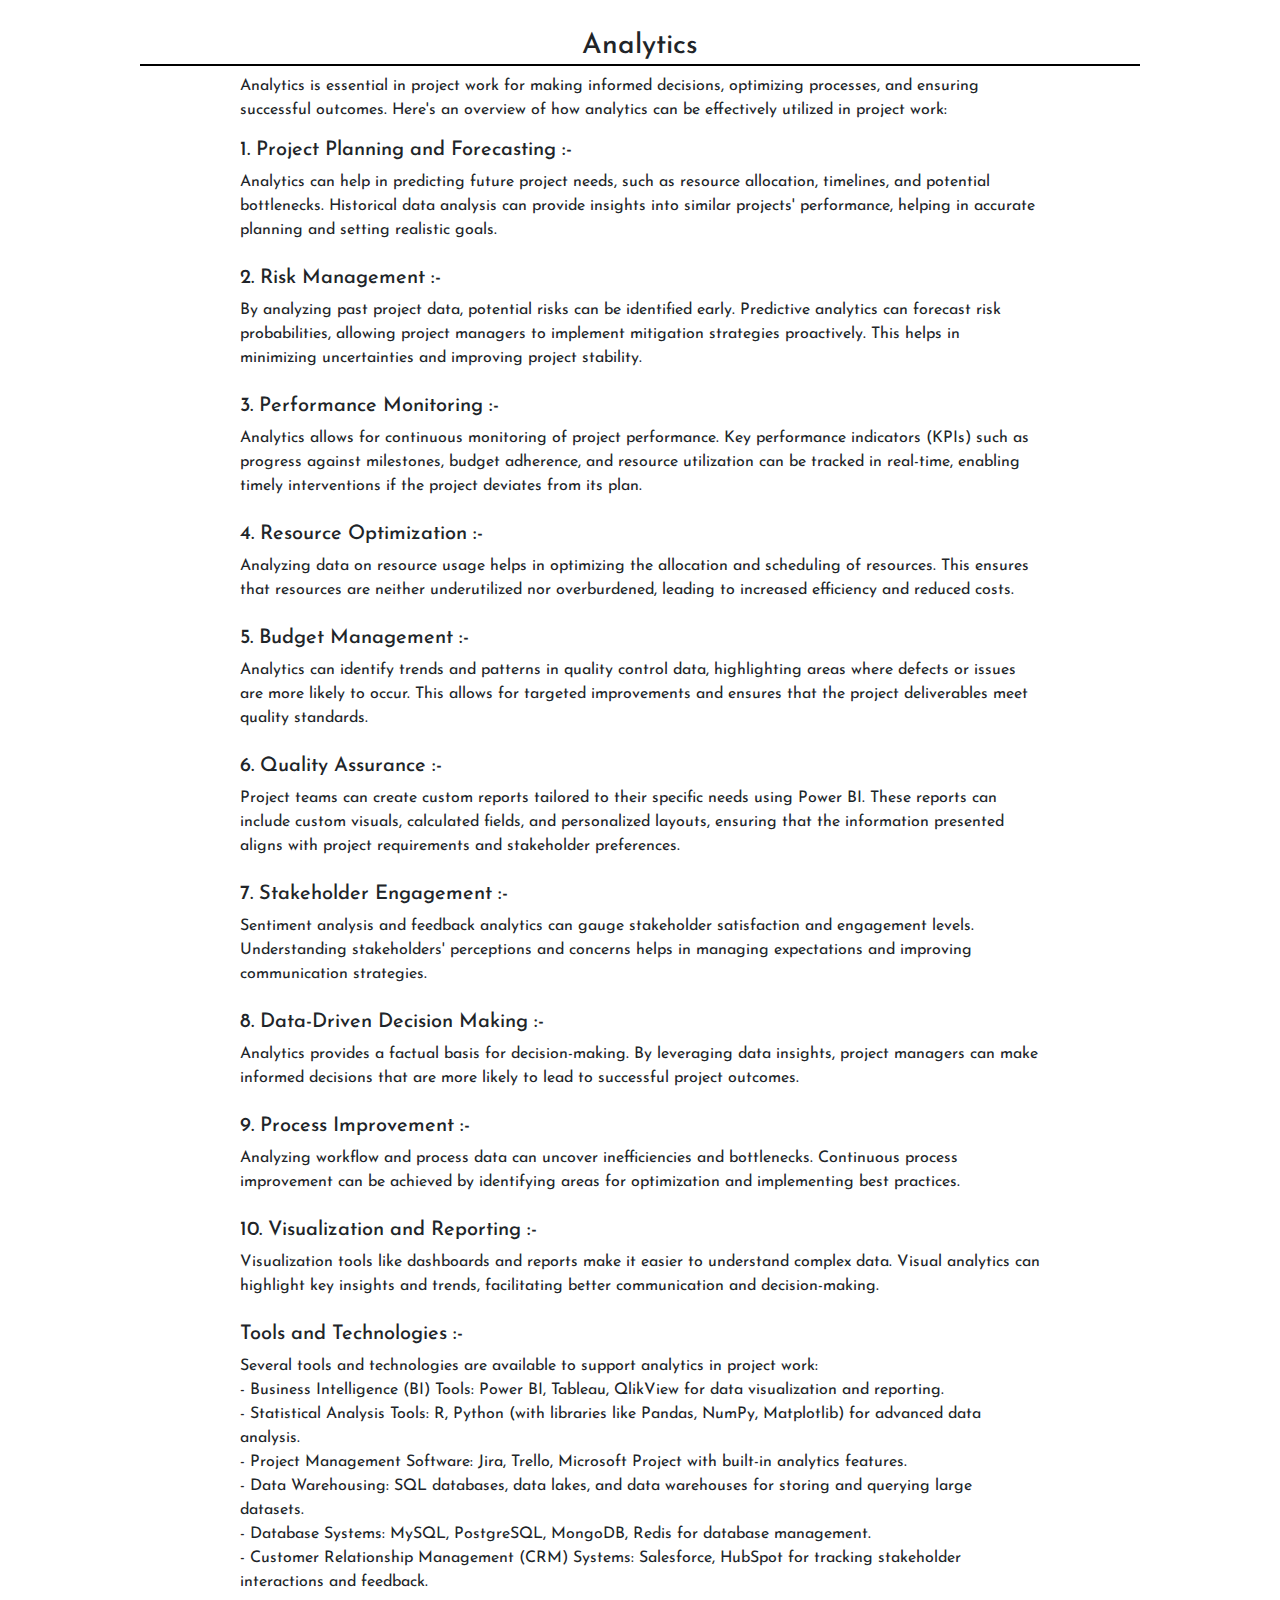
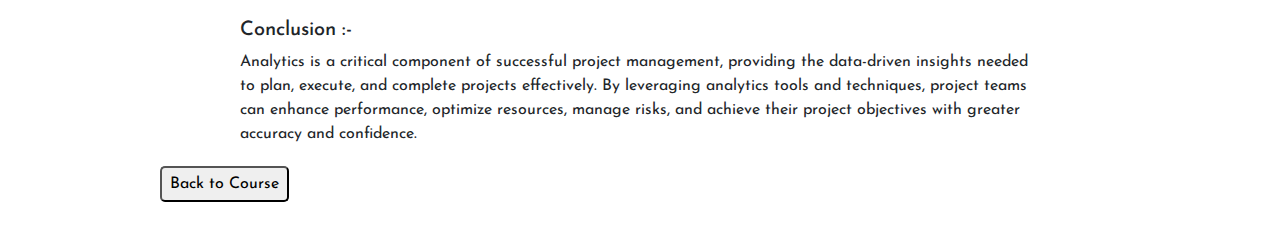
<file: analytics.html>
<!DOCTYPE html>
<html lang="en">
  <head>
    <meta charset="UTF-8" />
    <meta name="viewport" content="width=device-width, initial-scale=1.0" />
    <link
      href="https://fonts.googleapis.com/css2?family=Inter:wght@100..900&family=Josefin+Sans:ital,wght@0,100..700;1,100..700&family=Teachers:ital,wght@0,400..800;1,400..800&family=Ubuntu+Sans:ital,wght@0,100..800;1,100..800&display=swap"
      rel="stylesheet"
    />

    <link rel="preconnect" href="https://fonts.googleapis.com" />
    <link rel="preconnect" href="https://fonts.gstatic.com" crossorigin />
    <link
      href="https://fonts.googleapis.com/css2?family=Inter:wght@100..900&family=Josefin+Sans:ital,wght@0,100..700;1,100..700&family=Mulish:ital,wght@0,200..1000;1,200..1000&family=Teachers:ital,wght@0,400..800;1,400..800&family=Ubuntu+Sans:ital,wght@0,100..800;1,100..800&display=swap"
      rel="stylesheet"
    />
    <link
      rel="stylesheet"
      href="https://cdn.jsdelivr.net/npm/bootstrap@5.3.3/dist/css/bootstrap.min.css"
    />
    <link rel="stylesheet" href="analytics.css" />
    <title>Analytics | Education Hub</title>
  </head>
  <body>
    <div class="container">
      <div class="heading">
        <h3>Analytics</h3>
      </div>
      <div class="content">
        <p>
          Analytics is essential in project work for making informed decisions,
          optimizing processes, and ensuring successful outcomes. Here's an
          overview of how analytics can be effectively utilized in project work:
        </p>
        <span>
          <h5>1. Project Planning and Forecasting :-</h5>
          Analytics can help in predicting future project needs, such as
          resource allocation, timelines, and potential bottlenecks. Historical
          data analysis can provide insights into similar projects' performance,
          helping in accurate planning and setting realistic goals. <br />
          <br />
          <h5>2. Risk Management :-</h5>
          By analyzing past project data, potential risks can be identified
          early. Predictive analytics can forecast risk probabilities, allowing
          project managers to implement mitigation strategies proactively. This
          helps in minimizing uncertainties and improving project stability.
          <br /><br />
          <h5>3. Performance Monitoring :-</h5>
          Analytics allows for continuous monitoring of project performance. Key
          performance indicators (KPIs) such as progress against milestones,
          budget adherence, and resource utilization can be tracked in
          real-time, enabling timely interventions if the project deviates from
          its plan. <br /><br />
          <h5>4. Resource Optimization :-</h5>
          Analyzing data on resource usage helps in optimizing the allocation
          and scheduling of resources. This ensures that resources are neither
          underutilized nor overburdened, leading to increased efficiency and
          reduced costs.
          <br /><br />
          <h5>5. Budget Management :-</h5>
          Analytics can identify trends and patterns in quality control data,
          highlighting areas where defects or issues are more likely to occur.
          This allows for targeted improvements and ensures that the project
          deliverables meet quality standards.<br /><br />
          <h5>6. Quality Assurance :-</h5>
          Project teams can create custom reports tailored to their specific
          needs using Power BI. These reports can include custom visuals,
          calculated fields, and personalized layouts, ensuring that the
          information presented aligns with project requirements and stakeholder
          preferences.<br /><br />
          <h5>7. Stakeholder Engagement :-</h5>
          Sentiment analysis and feedback analytics can gauge stakeholder
          satisfaction and engagement levels. Understanding stakeholders'
          perceptions and concerns helps in managing expectations and improving
          communication strategies.
          <br /><br />
          <h5>8. Data-Driven Decision Making :-</h5>
          Analytics provides a factual basis for decision-making. By leveraging
          data insights, project managers can make informed decisions that are
          more likely to lead to successful project outcomes.<br /><br />
          <h5>9. Process Improvement :-</h5>
          Analyzing workflow and process data can uncover inefficiencies and
          bottlenecks. Continuous process improvement can be achieved by
          identifying areas for optimization and implementing best practices.
          <br /><br />
          <h5>10. Visualization and Reporting :-</h5>
          Visualization tools like dashboards and reports make it easier to
          understand complex data. Visual analytics can highlight key insights
          and trends, facilitating better communication and decision-making.
        </span>
        <br /><br />
        <span>
          <h5>Tools and Technologies :-</h5>
          Several tools and technologies are available to support analytics in
          project work:<br />
          - Business Intelligence (BI) Tools: Power BI, Tableau, QlikView for
          data visualization and reporting.<br />
          - Statistical Analysis Tools: R, Python (with libraries like Pandas,
          NumPy, Matplotlib) for advanced data analysis.<br />
          - Project Management Software: Jira, Trello, Microsoft Project with
          built-in analytics features.<br />
          - Data Warehousing: SQL databases, data lakes, and data warehouses for
          storing and querying large datasets.<br />
          - Database Systems: MySQL, PostgreSQL, MongoDB, Redis for database
          management.<br />
          - Customer Relationship Management (CRM) Systems: Salesforce, HubSpot
          for tracking stakeholder interactions and feedback.
          <br /><br />
          <h5>Conclusion :-</h5>
          Analytics is a critical component of successful project management,
          providing the data-driven insights needed to plan, execute, and
          complete projects effectively. By leveraging analytics tools and
          techniques, project teams can enhance performance, optimize resources,
          manage risks, and achieve their project objectives with greater
          accuracy and confidence.
        </span>
      </div>
      <div class="button">
        <a href="./course.html">
          <button>Back to Course</button>
        </a>
      </div>
    </div>
  </body>
</html>
</file>
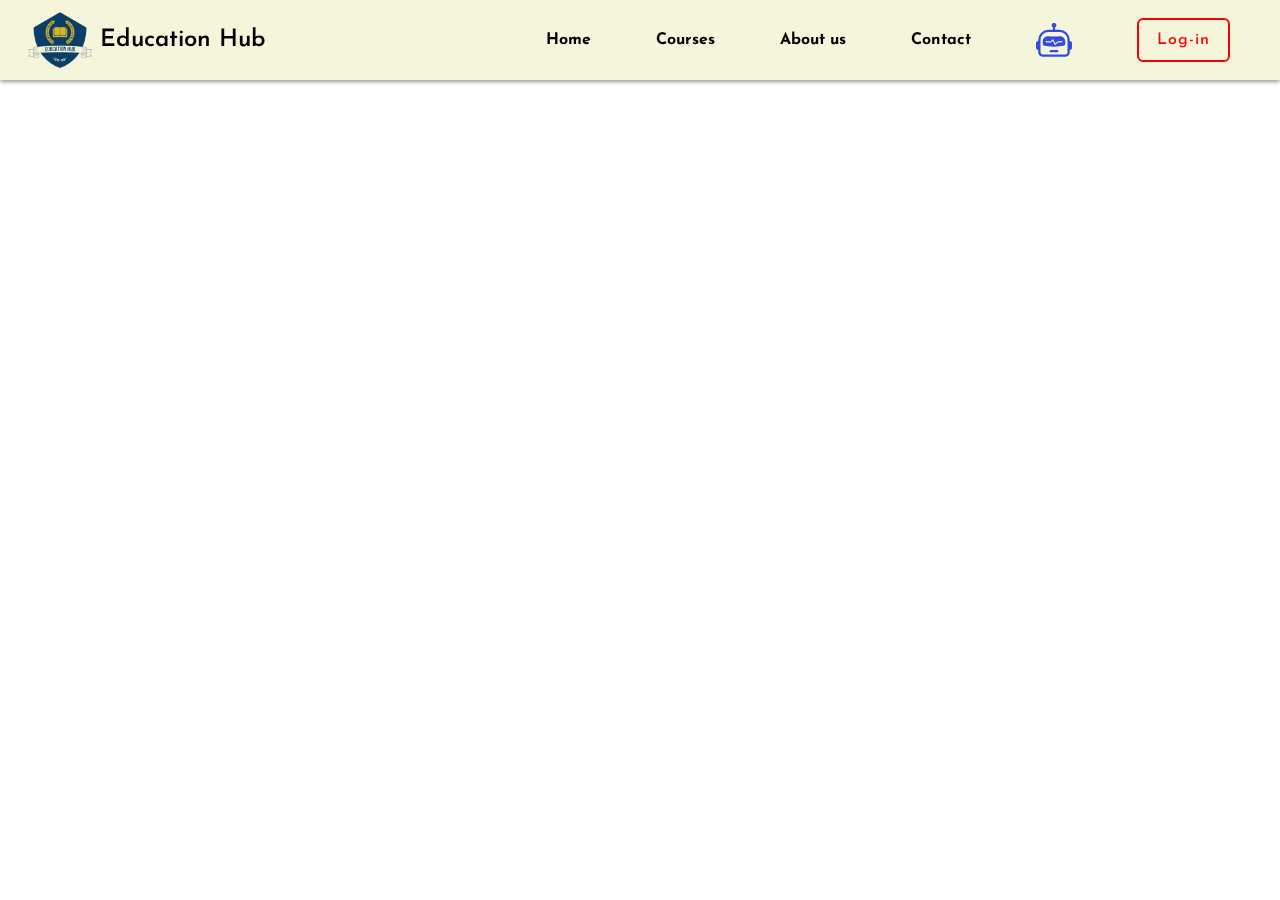
<file: chatbit.html>
<!DOCTYPE html>
<!-- Coding By CodingNepal - www.codingnepalweb.com -->
<html lang="en" dir="ltr">
  <head>
    <meta charset="utf-8" />
    <title>Education Hub | chatBot</title>
    <link rel="stylesheet" href="style1.css" />
    <meta name="viewport" content="width=device-width, initial-scale=1.0" />
    <link rel="preconnect" href="https://fonts.googleapis.com" />
    <link rel="preconnect" href="https://fonts.gstatic.com" crossorigin />
    <link
      href="https://fonts.googleapis.com/css2?family=Inter:wght@100..900&family=Josefin+Sans:ital,wght@0,100..700;1,100..700&family=Teachers:ital,wght@0,400..800;1,400..800&family=Ubuntu+Sans:ital,wght@0,100..800;1,100..800&display=swap"
      rel="stylesheet"
    />
    <link
      href="https://fonts.googleapis.com/css2?family=Inter:wght@100..900&family=Josefin+Sans:ital,wght@0,100..700;1,100..700&family=Mulish:ital,wght@0,200..1000;1,200..1000&family=Teachers:ital,wght@0,400..800;1,400..800&family=Ubuntu+Sans:ital,wght@0,100..800;1,100..800&display=swap"
      rel="stylesheet"
    />

    <link
      rel="stylesheet"
      href="https://cdn.jsdelivr.net/npm/bootstrap@5.3.3/dist/css/bootstrap.min.css"
    />
  </head>
  <body>
    <div class="section-1">
      <nav>
        <h1 class="logo">
          <div class="title-logo">
            <img class="image" src="title-logo.png" alt="logo-education" />
          </div>
          <div class="title-edu">
            <span class="edu"><a href="./index.html">Education Hub</a></span>
          </div>
        </h1>
        <ul>
          <li><a href="/index.html">Home</a></li>
          <li><a href="/course.html">Courses</a></li>
          <li><a href="/about.html">About us</a></li>
          <li><a href="/contact.html">Contact</a></li>
          <li>
            <a href="#">
              <span>
                <svg
                  xmlns="http://www.w3.org/2000/svg"
                  style="color: rgb(52, 75, 221)"
                  width="36"
                  height="36"
                  fill="currentColor"
                  class="bi bi-robot"
                  viewBox="0 0 16 16"
                >
                  <path
                    d="M6 12.5a.5.5 0 0 1 .5-.5h3a.5.5 0 0 1 0 1h-3a.5.5 0 0 1-.5-.5M3 8.062C3 6.76 4.235 5.765 5.53 5.886a26.6 26.6 0 0 0 4.94 0C11.765 5.765 13 6.76 13 8.062v1.157a.93.93 0 0 1-.765.935c-.845.147-2.34.346-4.235.346s-3.39-.2-4.235-.346A.93.93 0 0 1 3 9.219zm4.542-.827a.25.25 0 0 0-.217.068l-.92.9a25 25 0 0 1-1.871-.183.25.25 0 0 0-.068.495c.55.076 1.232.149 2.02.193a.25.25 0 0 0 .189-.071l.754-.736.847 1.71a.25.25 0 0 0 .404.062l.932-.97a25 25 0 0 0 1.922-.188.25.25 0 0 0-.068-.495c-.538.074-1.207.145-1.98.189a.25.25 0 0 0-.166.076l-.754.785-.842-1.7a.25.25 0 0 0-.182-.135"
                  />
                  <path
                    d="M8.5 1.866a1 1 0 1 0-1 0V3h-2A4.5 4.5 0 0 0 1 7.5V8a1 1 0 0 0-1 1v2a1 1 0 0 0 1 1v1a2 2 0 0 0 2 2h10a2 2 0 0 0 2-2v-1a1 1 0 0 0 1-1V9a1 1 0 0 0-1-1v-.5A4.5 4.5 0 0 0 10.5 3h-2zM14 7.5V13a1 1 0 0 1-1 1H3a1 1 0 0 1-1-1V7.5A3.5 3.5 0 0 1 5.5 4h5A3.5 3.5 0 0 1 14 7.5"
                  />
                </svg> </span
            ></a>
          </li>
          <!-- <li><a href="/chatbit.html">ChatBot</a></li> -->
          <li>
            <a class="btn btn-1" onclick="hideButton(this)" href="/signin.html"
              >Log-in</a
            >
          </li>
        </ul>
      </nav>

      <iframe
        src="https://webchat.botframework.com/embed/eduhubinstance-bot?s=7-51TVppbG8.5qCSd4LFL078bPHrF5cniSYUIFgBxUD5nIgIil8XAbM"
        style="min-width: 400px; width: 100%; min-height: 500px"
      ></iframe>
    </div>
  </body>
</html>
</file>
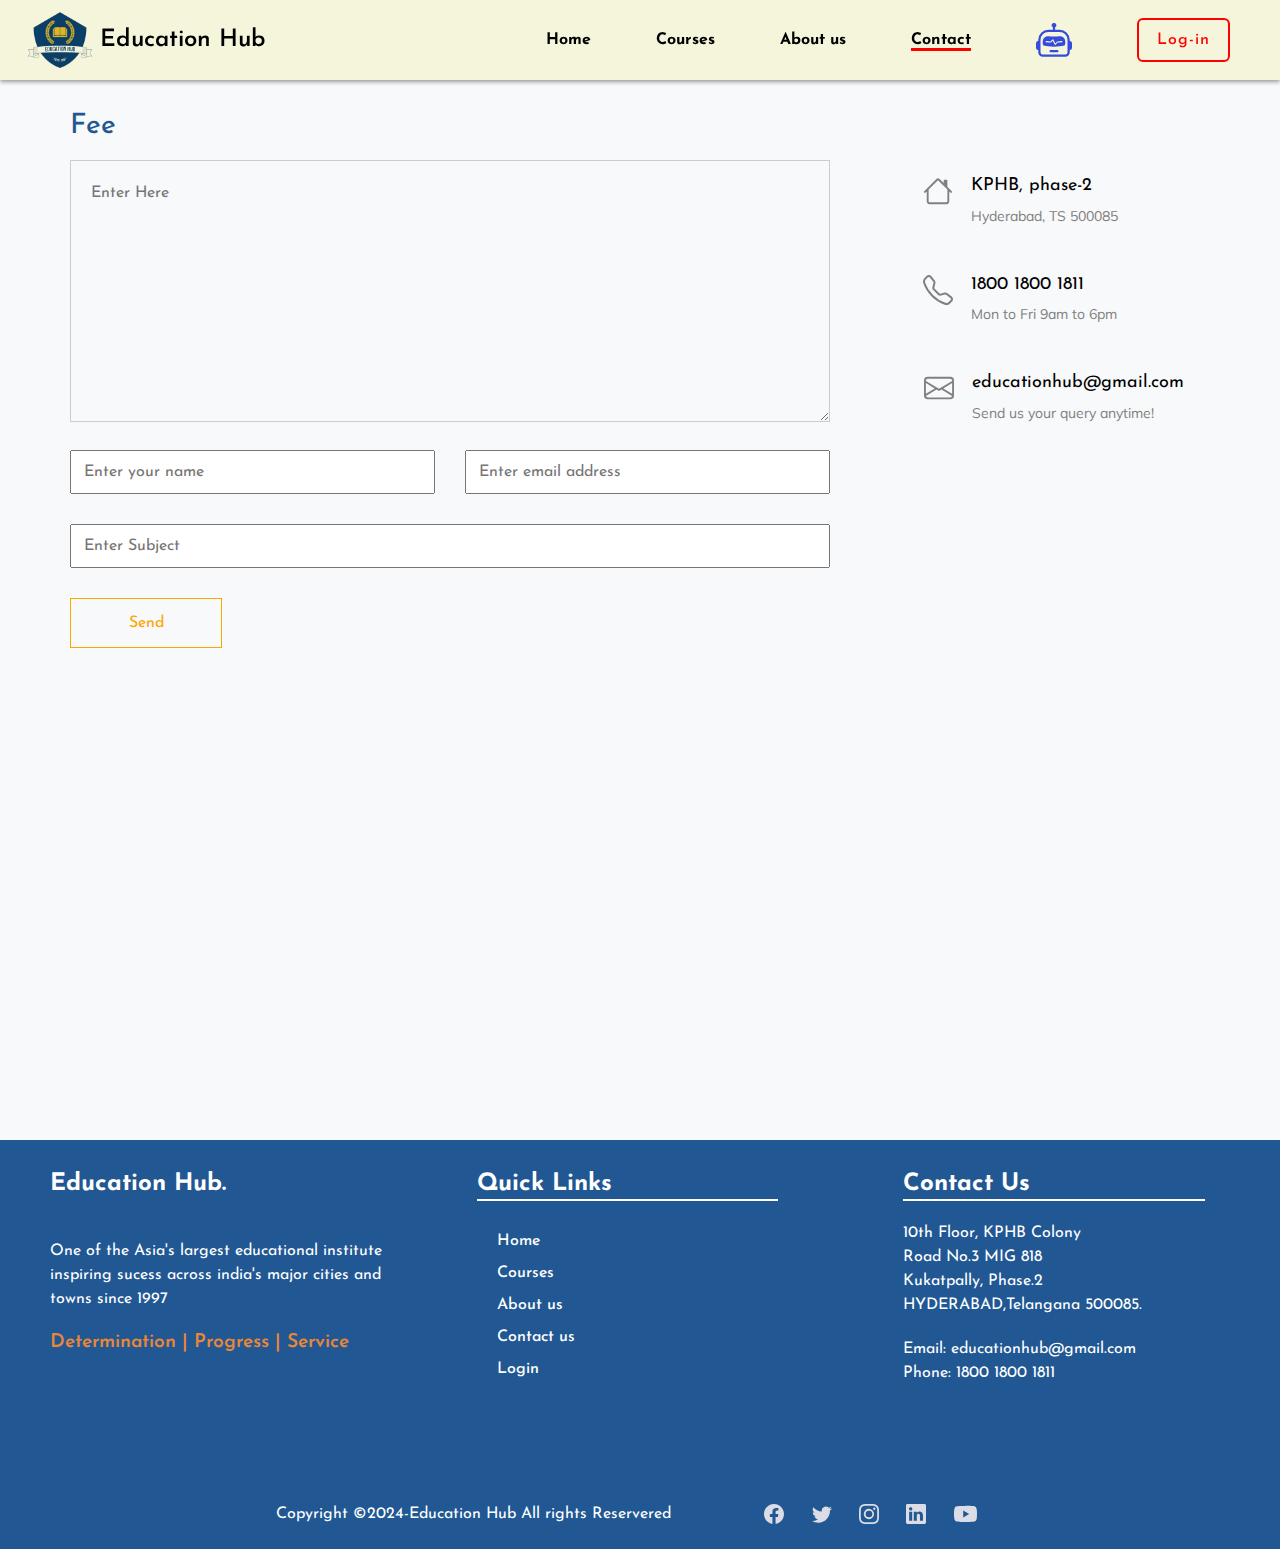
<file: contact.html>
<!DOCTYPE html>
<html lang="en">
  <head>
    <meta charset="UTF-8" />
    <meta name="viewport" content="width=device-width, initial-scale=1.0" />
    <title>Education Hub</title>
    <link rel="preconnect" href="https://fonts.googleapis.com" />
    <link rel="preconnect" href="https://fonts.gstatic.com" crossorigin />
    <link
      href="https://fonts.googleapis.com/css2?family=Inter:wght@100..900&family=Josefin+Sans:ital,wght@0,100..700;1,100..700&family=Teachers:ital,wght@0,400..800;1,400..800&family=Ubuntu+Sans:ital,wght@0,100..800;1,100..800&display=swap"
      rel="stylesheet"
    />

    <link rel="preconnect" href="https://fonts.googleapis.com" />
    <link rel="preconnect" href="https://fonts.gstatic.com" crossorigin />
    <link
      href="https://fonts.googleapis.com/css2?family=Inter:wght@100..900&family=Josefin+Sans:ital,wght@0,100..700;1,100..700&family=Mulish:ital,wght@0,200..1000;1,200..1000&family=Teachers:ital,wght@0,400..800;1,400..800&family=Ubuntu+Sans:ital,wght@0,100..800;1,100..800&display=swap"
      rel="stylesheet"
    />
    <link
      rel="stylesheet"
      href="https://cdn.jsdelivr.net/npm/bootstrap@5.3.3/dist/css/bootstrap.min.css"
    />
    <link rel="stylesheet" href="contact.css" />

    <!-- =====================chatbot header======================================= -->

    <link rel="stylesheet" href="style1.css" />

    <script src="script.js" defer></script>
  </head>
  <body>
    <div class="section-1">
      <nav>
        <h1 class="logo">
          <div class="title-logo">
            <img class="image" src="title-logo.png" alt="logo-education" />
          </div>
          <div class="title-edu">
            <span class="edu"><a href="./index.html">Education Hub</a></span>
          </div>
        </h1>
        <ul>
          <li><a href="/index.html">Home</a></li>
          <li><a href="./course.html">Courses</a></li>
          <li><a href="/about.html">About us</a></li>
          <li><a href="#">Contact</a></li>
          <li>
            <a href="./chatbit.html">
              <span>
                <svg
                  xmlns="http://www.w3.org/2000/svg"
                  style="color: rgb(52, 75, 221)"
                  width="36"
                  height="36"
                  fill="currentColor"
                  class="bi bi-robot"
                  viewBox="0 0 16 16"
                >
                  <path
                    d="M6 12.5a.5.5 0 0 1 .5-.5h3a.5.5 0 0 1 0 1h-3a.5.5 0 0 1-.5-.5M3 8.062C3 6.76 4.235 5.765 5.53 5.886a26.6 26.6 0 0 0 4.94 0C11.765 5.765 13 6.76 13 8.062v1.157a.93.93 0 0 1-.765.935c-.845.147-2.34.346-4.235.346s-3.39-.2-4.235-.346A.93.93 0 0 1 3 9.219zm4.542-.827a.25.25 0 0 0-.217.068l-.92.9a25 25 0 0 1-1.871-.183.25.25 0 0 0-.068.495c.55.076 1.232.149 2.02.193a.25.25 0 0 0 .189-.071l.754-.736.847 1.71a.25.25 0 0 0 .404.062l.932-.97a25 25 0 0 0 1.922-.188.25.25 0 0 0-.068-.495c-.538.074-1.207.145-1.98.189a.25.25 0 0 0-.166.076l-.754.785-.842-1.7a.25.25 0 0 0-.182-.135"
                  />
                  <path
                    d="M8.5 1.866a1 1 0 1 0-1 0V3h-2A4.5 4.5 0 0 0 1 7.5V8a1 1 0 0 0-1 1v2a1 1 0 0 0 1 1v1a2 2 0 0 0 2 2h10a2 2 0 0 0 2-2v-1a1 1 0 0 0 1-1V9a1 1 0 0 0-1-1v-.5A4.5 4.5 0 0 0 10.5 3h-2zM14 7.5V13a1 1 0 0 1-1 1H3a1 1 0 0 1-1-1V7.5A3.5 3.5 0 0 1 5.5 4h5A3.5 3.5 0 0 1 14 7.5"
                  />
                </svg> </span
            ></a>
          </li>
          <li>
            <a class="btn btn-1" href="signin.html">Log-in</a>
          </li>
        </ul>
      </nav>
      <div class="container">
        <div class="container-1">
          <div class="heading">
            <h3 id="textDisplay"></h3>
          </div>
          <div class="inner-container">
            <div class="left">
              <form id="form-container">
                <textarea
                  id="textarea"
                  name="textarea"
                  cols="80"
                  rows="10"
                  placeholder="Enter Here"
                  onkeyup="checking()"
                ></textarea>
                <div class="personals">
                  <input
                    type="text"
                    id="placeholder"
                    name="placeholder"
                    placeholder="Enter your name"
                    onkeyup="checking()"
                  />
                  <input
                    type="email"
                    id="email"
                    name="email"
                    placeholder="Enter email address"
                    onkeyup="checking()"
                  />
                </div>
                <input
                  type="text"
                  id="subject"
                  name="subject"
                  onkeyup="checking()"
                  placeholder="Enter Subject"
                />
              </form>
              <button
                class="btn-1"
                type="submit"
                id="submit"
                disabled
                onclick="openPopup()"
              >
                Send
              </button>
            </div>
            <div class="right">
              <div class="contact">
                <span>
                  <svg
                    xmlns="http://www.w3.org/2000/svg"
                    width="30"
                    height="30"
                    fill="currentColor"
                    class="bi bi-house"
                    viewBox="0 0 16 16"
                  >
                    <path
                      d="M8.707 1.5a1 1 0 0 0-1.414 0L.646 8.146a.5.5 0 0 0 .708.708L2 8.207V13.5A1.5 1.5 0 0 0 3.5 15h9a1.5 1.5 0 0 0 1.5-1.5V8.207l.646.647a.5.5 0 0 0 .708-.708L13 5.793V2.5a.5.5 0 0 0-.5-.5h-1a.5.5 0 0 0-.5.5v1.293zM13 7.207V13.5a.5.5 0 0 1-.5.5h-9a.5.5 0 0 1-.5-.5V7.207l5-5z"
                    />
                  </svg>
                </span>
                <div class="inner-contact">
                  <h3>KPHB, phase-2</h3>
                  <p>Hyderabad, TS 500085</p>
                </div>
              </div>
              <div class="contact">
                <span>
                  <svg
                    xmlns="http://www.w3.org/2000/svg"
                    width="30"
                    height="30"
                    fill="currentColor"
                    class="bi bi-telephone"
                    viewBox="0 0 16 16"
                  >
                    <path
                      d="M3.654 1.328a.678.678 0 0 0-1.015-.063L1.605 2.3c-.483.484-.661 1.169-.45 1.77a17.6 17.6 0 0 0 4.168 6.608 17.6 17.6 0 0 0 6.608 4.168c.601.211 1.286.033 1.77-.45l1.034-1.034a.678.678 0 0 0-.063-1.015l-2.307-1.794a.68.68 0 0 0-.58-.122l-2.19.547a1.75 1.75 0 0 1-1.657-.459L5.482 8.062a1.75 1.75 0 0 1-.46-1.657l.548-2.19a.68.68 0 0 0-.122-.58zM1.884.511a1.745 1.745 0 0 1 2.612.163L6.29 2.98c.329.423.445.974.315 1.494l-.547 2.19a.68.68 0 0 0 .178.643l2.457 2.457a.68.68 0 0 0 .644.178l2.189-.547a1.75 1.75 0 0 1 1.494.315l2.306 1.794c.829.645.905 1.87.163 2.611l-1.034 1.034c-.74.74-1.846 1.065-2.877.702a18.6 18.6 0 0 1-7.01-4.42 18.6 18.6 0 0 1-4.42-7.009c-.362-1.03-.037-2.137.703-2.877z"
                    />
                  </svg>
                </span>
                <div class="inner-contact">
                  <h3>1800 1800 1811</h3>
                  <p>Mon to Fri 9am to 6pm</p>
                </div>
              </div>
              <div class="contact">
                <span>
                  <svg
                    xmlns="http://www.w3.org/2000/svg"
                    width="30"
                    height="30"
                    fill="currentColor"
                    class="bi bi-envelope"
                    viewBox="0 0 16 16"
                  >
                    <path
                      d="M0 4a2 2 0 0 1 2-2h12a2 2 0 0 1 2 2v8a2 2 0 0 1-2 2H2a2 2 0 0 1-2-2zm2-1a1 1 0 0 0-1 1v.217l7 4.2 7-4.2V4a1 1 0 0 0-1-1zm13 2.383-4.708 2.825L15 11.105zm-.034 6.876-5.64-3.471L8 9.583l-1.326-.795-5.64 3.47A1 1 0 0 0 2 13h12a1 1 0 0 0 .966-.741M1 11.105l4.708-2.897L1 5.383z"
                    />
                  </svg>
                </span>
                <div class="inner-contact flex-end">
                  <h3>educationhub@gmail.com</h3>
                  <p>Send us your query anytime!</p>
                </div>
              </div>
            </div>
          </div>
        </div>
        <div class="popup popup1" id="popup">
          <img src="tick.png" alt="" />
          <h2>Thank you</h2>
          <p>Your details has been successfully submited</p>
          <button type="button" onclick="closePopup()">ok</button>
        </div>
      </div>

      <!-- ===========================about html============================== -->

      <div class="about">
        <div class="inner-about">
          <div class="about-1">
            <div class="title">
              <h2>Education Hub.</h2>
            </div>
            <div class="description">
              <p>
                One of the Asia's largest educational institute inspiring sucess
                across india's major cities and towns since 1997
              </p>
            </div>
            <div class="offers">Determination | Progress | Service</div>
            <!-- <div class="policies">Privacy Policy | Terms & Conditions</div> -->
          </div>
          <div class="about-2">
            <h2>Quick Links</h2>
            <div class="link">
              <ul>
                <li><a href="index.html">Home</a></li>
                <li><a href="course.html">Courses</a></li>
                <li><a href="about.html">About us</a></li>
                <li><a href="contact.html">Contact us</a></li>
                <li><a href="signup.html">Login</a></li>
              </ul>
            </div>
          </div>
          <div class="about-3">
            <h2>Contact Us</h2>
            <p class="address">
              10th Floor, KPHB Colony <br />
              Road No.3 MIG 818 <br />
              Kukatpally, Phase.2 <br />
              HYDERABAD,Telangana 500085.
            </p>

            <div class="details">
              <p>Email: educationhub@gmail.com</p>
              <p>Phone: 1800 1800 1811</p>
            </div>
          </div>
        </div>
        <div class="footer">
          <p>Copyright &copy;2024-Education Hub All rights Reservered</p>
          <div class="logos">
            <div class="facebook logo">
              <a href="https://www.facebook.com">
                <svg
                  xmlns="http://www.w3.org/2000/svg"
                  width="20"
                  height="20"
                  fill="currentColor"
                  class="bi bi-facebook"
                  viewBox="0 0 16 16"
                >
                  <path
                    d="M16 8.049c0-4.446-3.582-8.05-8-8.05C3.58 0-.002 3.603-.002 8.05c0 4.017 2.926 7.347 6.75 7.951v-5.625h-2.03V8.05H6.75V6.275c0-2.017 1.195-3.131 3.022-3.131.876 0 1.791.157 1.791.157v1.98h-1.009c-.993 0-1.303.621-1.303 1.258v1.51h2.218l-.354 2.326H9.25V16c3.824-.604 6.75-3.934 6.75-7.951"
                  />
                </svg>
              </a>
            </div>
            <div class="twitter logo">
              <a href="https://www.twitter.com">
                <svg
                  xmlns="http://www.w3.org/2000/svg"
                  width="20"
                  height="20"
                  fill="currentColor"
                  class="bi bi-twitter"
                  viewBox="0 0 16 16"
                >
                  <path
                    d="M5.026 15c6.038 0 9.341-5.003 9.341-9.334q.002-.211-.006-.422A6.7 6.7 0 0 0 16 3.542a6.7 6.7 0 0 1-1.889.518 3.3 3.3 0 0 0 1.447-1.817 6.5 6.5 0 0 1-2.087.793A3.286 3.286 0 0 0 7.875 6.03a9.32 9.32 0 0 1-6.767-3.429 3.29 3.29 0 0 0 1.018 4.382A3.3 3.3 0 0 1 .64 6.575v.045a3.29 3.29 0 0 0 2.632 3.218 3.2 3.2 0 0 1-.865.115 3 3 0 0 1-.614-.057 3.28 3.28 0 0 0 3.067 2.277A6.6 6.6 0 0 1 .78 13.58a6 6 0 0 1-.78-.045A9.34 9.34 0 0 0 5.026 15"
                  />
                </svg>
              </a>
            </div>
            <div class="instagram logo">
              <a href="https://www.instagram.com/accounts/login/">
                <svg
                  xmlns="http://www.w3.org/2000/svg"
                  width="20"
                  height="20"
                  fill="currentColor"
                  class="bi bi-instagram"
                  viewBox="0 0 16 16"
                >
                  <path
                    d="M8 0C5.829 0 5.556.01 4.703.048 3.85.088 3.269.222 2.76.42a3.9 3.9 0 0 0-1.417.923A3.9 3.9 0 0 0 .42 2.76C.222 3.268.087 3.85.048 4.7.01 5.555 0 5.827 0 8.001c0 2.172.01 2.444.048 3.297.04.852.174 1.433.372 1.942.205.526.478.972.923 1.417.444.445.89.719 1.416.923.51.198 1.09.333 1.942.372C5.555 15.99 5.827 16 8 16s2.444-.01 3.298-.048c.851-.04 1.434-.174 1.943-.372a3.9 3.9 0 0 0 1.416-.923c.445-.445.718-.891.923-1.417.197-.509.332-1.09.372-1.942C15.99 10.445 16 10.173 16 8s-.01-2.445-.048-3.299c-.04-.851-.175-1.433-.372-1.941a3.9 3.9 0 0 0-.923-1.417A3.9 3.9 0 0 0 13.24.42c-.51-.198-1.092-.333-1.943-.372C10.443.01 10.172 0 7.998 0zm-.717 1.442h.718c2.136 0 2.389.007 3.232.046.78.035 1.204.166 1.486.275.373.145.64.319.92.599s.453.546.598.92c.11.281.24.705.275 1.485.039.843.047 1.096.047 3.231s-.008 2.389-.047 3.232c-.035.78-.166 1.203-.275 1.485a2.5 2.5 0 0 1-.599.919c-.28.28-.546.453-.92.598-.28.11-.704.24-1.485.276-.843.038-1.096.047-3.232.047s-2.39-.009-3.233-.047c-.78-.036-1.203-.166-1.485-.276a2.5 2.5 0 0 1-.92-.598 2.5 2.5 0 0 1-.6-.92c-.109-.281-.24-.705-.275-1.485-.038-.843-.046-1.096-.046-3.233s.008-2.388.046-3.231c.036-.78.166-1.204.276-1.486.145-.373.319-.64.599-.92s.546-.453.92-.598c.282-.11.705-.24 1.485-.276.738-.034 1.024-.044 2.515-.045zm4.988 1.328a.96.96 0 1 0 0 1.92.96.96 0 0 0 0-1.92m-4.27 1.122a4.109 4.109 0 1 0 0 8.217 4.109 4.109 0 0 0 0-8.217m0 1.441a2.667 2.667 0 1 1 0 5.334 2.667 2.667 0 0 1 0-5.334"
                  />
                </svg>
              </a>
            </div>
            <div class="linkedin logo">
              <a href="https://www.linkedin.com">
                <svg
                  xmlns="http://www.w3.org/2000/svg"
                  width="20"
                  height="20"
                  fill="currentColor"
                  class="bi bi-linkedin"
                  viewBox="0 0 16 16"
                >
                  <path
                    d="M0 1.146C0 .513.526 0 1.175 0h13.65C15.474 0 16 .513 16 1.146v13.708c0 .633-.526 1.146-1.175 1.146H1.175C.526 16 0 15.487 0 14.854zm4.943 12.248V6.169H2.542v7.225zm-1.2-8.212c.837 0 1.358-.554 1.358-1.248-.015-.709-.52-1.248-1.342-1.248S2.4 3.226 2.4 3.934c0 .694.521 1.248 1.327 1.248zm4.908 8.212V9.359c0-.216.016-.432.08-.586.173-.431.568-.878 1.232-.878.869 0 1.216.662 1.216 1.634v3.865h2.401V9.25c0-2.22-1.184-3.252-2.764-3.252-1.274 0-1.845.7-2.165 1.193v.025h-.016l.016-.025V6.169h-2.4c.03.678 0 7.225 0 7.225z"
                  />
                </svg>
              </a>
            </div>
            <div class="youtube logo">
              <a href="https://www.youtube.com">
                <svg
                  xmlns="http://www.w3.org/2000/svg"
                  width="23"
                  height="23"
                  fill="currentColor"
                  class="bi bi-youtube"
                  viewBox="0 0 16 16"
                >
                  <path
                    d="M8.051 1.999h.089c.822.003 4.987.033 6.11.335a2.01 2.01 0 0 1 1.415 1.42c.101.38.172.883.22 1.402l.01.104.022.26.008.104c.065.914.073 1.77.074 1.957v.075c-.001.194-.01 1.108-.082 2.06l-.008.105-.009.104c-.05.572-.124 1.14-.235 1.558a2.01 2.01 0 0 1-1.415 1.42c-1.16.312-5.569.334-6.18.335h-.142c-.309 0-1.587-.006-2.927-.052l-.17-.006-.087-.004-.171-.007-.171-.007c-1.11-.049-2.167-.128-2.654-.26a2.01 2.01 0 0 1-1.415-1.419c-.111-.417-.185-.986-.235-1.558L.09 9.82l-.008-.104A31 31 0 0 1 0 7.68v-.123c.002-.215.01-.958.064-1.778l.007-.103.003-.052.008-.104.022-.26.01-.104c.048-.519.119-1.023.22-1.402a2.01 2.01 0 0 1 1.415-1.42c.487-.13 1.544-.21 2.654-.26l.17-.007.172-.006.086-.003.171-.007A100 100 0 0 1 7.858 2zM6.4 5.209v4.818l4.157-2.408z"
                  />
                </svg>
              </a>
            </div>
          </div>
        </div>
      </div>
    </div>
    <script>
      textToDisplay = "Feel free to contact us";
      const textDisplay = document.getElementById("textDisplay");

      let count = 0;

      let interval = setInterval(() => {
        if (count == textToDisplay.length) {
          count = 0;
          textDisplay.innerHTML = "";
        } else {
          textDisplay.innerHTML += textToDisplay[count];
          count++;
        }
      }, 200);

      let popup = document.getElementById("popup");
      let form = document.getElementById("form-container");
      let textarea = document.getElementById("textarea");
      let placeholder = document.getElementById("placeholder");
      let email = document.getElementById("email");
      let subject = document.getElementById("subject");
      let submit = document.getElementById("submit");

      function checking() {
        textarea.addEventListener("keyup", (e) => {
          const value = e.currentTarget.value;
          submit.disabled = true;

          // if (value == "") {
          //   submit.disabled = true;
          // }
        });
        placeholder.addEventListener("keyup", (e) => {
          const value = e.currentTarget.value;
          submit.disabled = true;

          // if (value == "") {
          //   submit.disabled = true;
          // }
        });
        email.addEventListener("keyup", (e) => {
          const value = e.currentTarget.value;
          submit.disabled = true;

          // if (value == "") {
          //   submit.disabled = true;
          // }
        });
        subject.addEventListener("keyup", (e) => {
          const value = e.currentTarget.value;
          submit.disabled = false;

          if (value == "") {
            submit.disabled = true;
          }
        });
      }

      function openPopup() {
        alert("Your details submited successfully!");
        // popup.classList.add("open-popup");
        form.reset();
        submit.disabled = true;
      }

      function closePopup() {
        popup.classList.remove("open-popup");
        submit.disabled = true;
        return false;
      }
    </script>
    <script src="index.js"></script>
  </body>
</html>
</file>
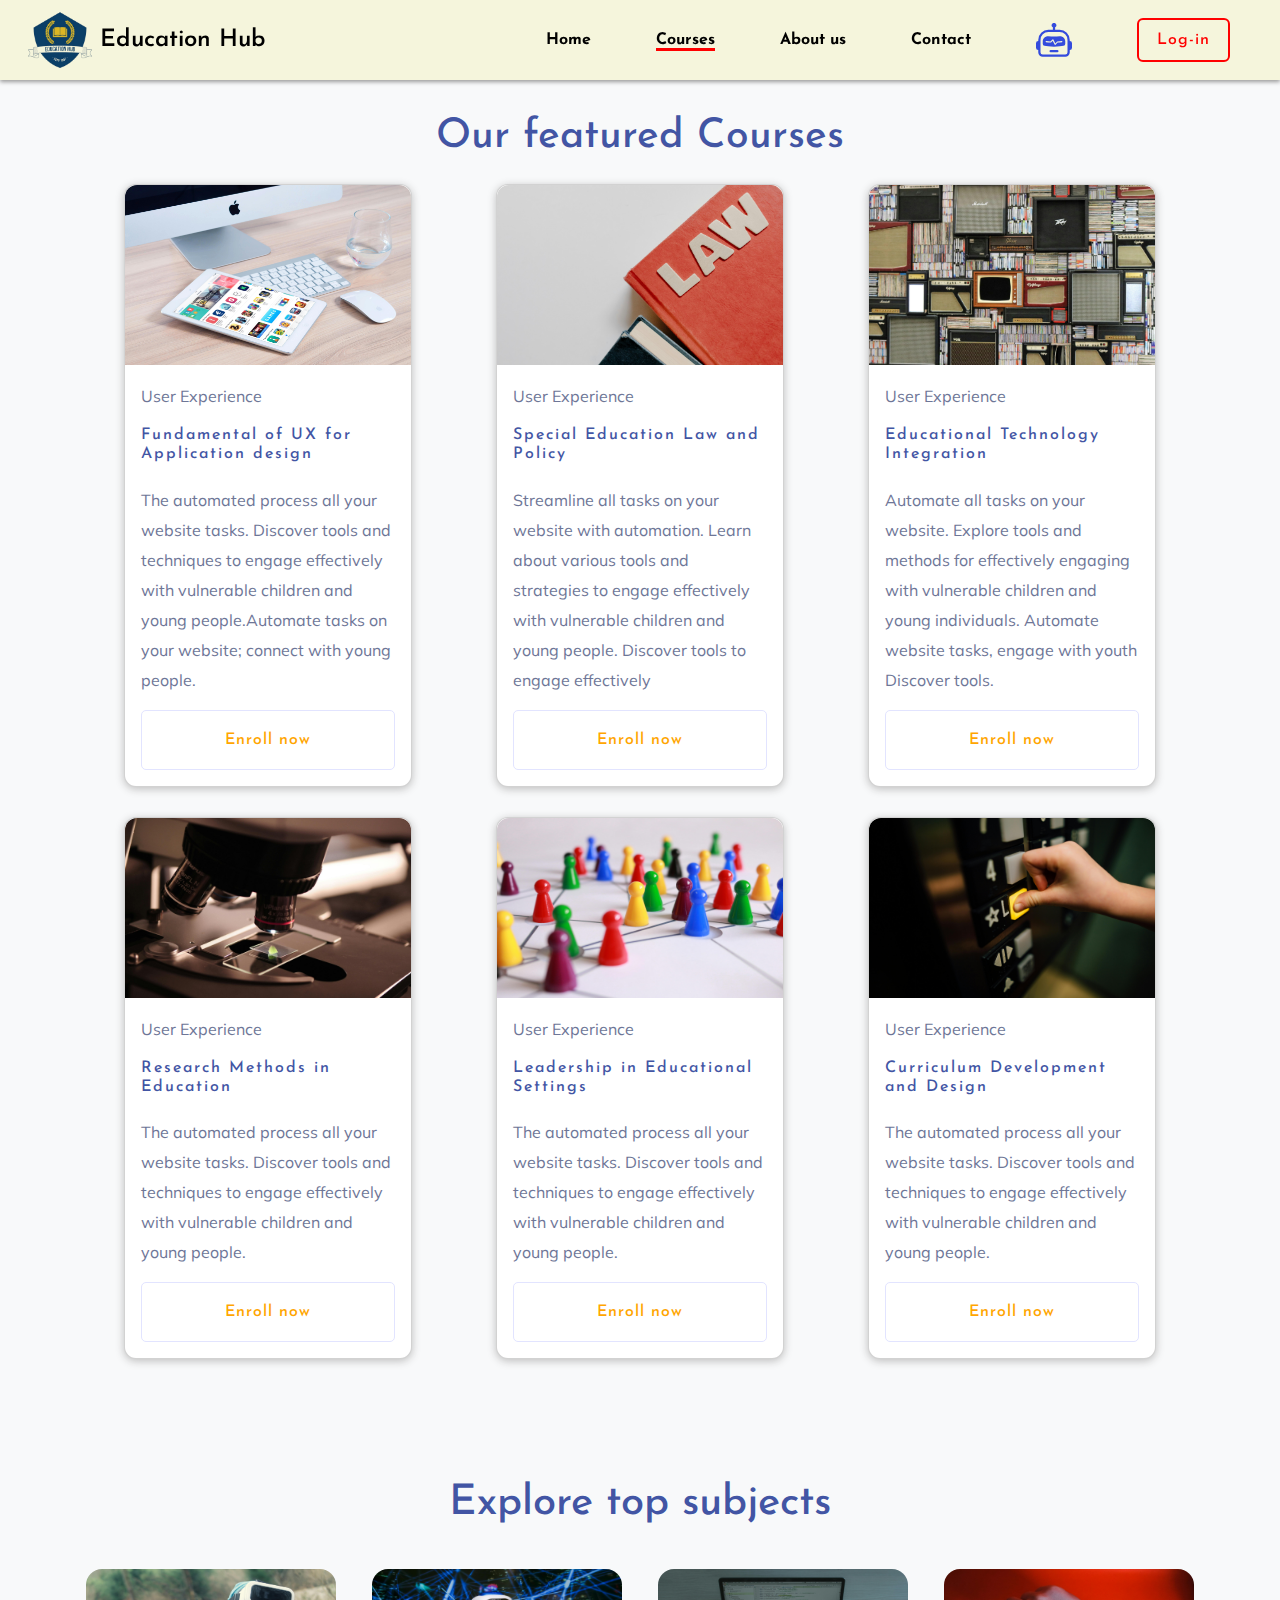
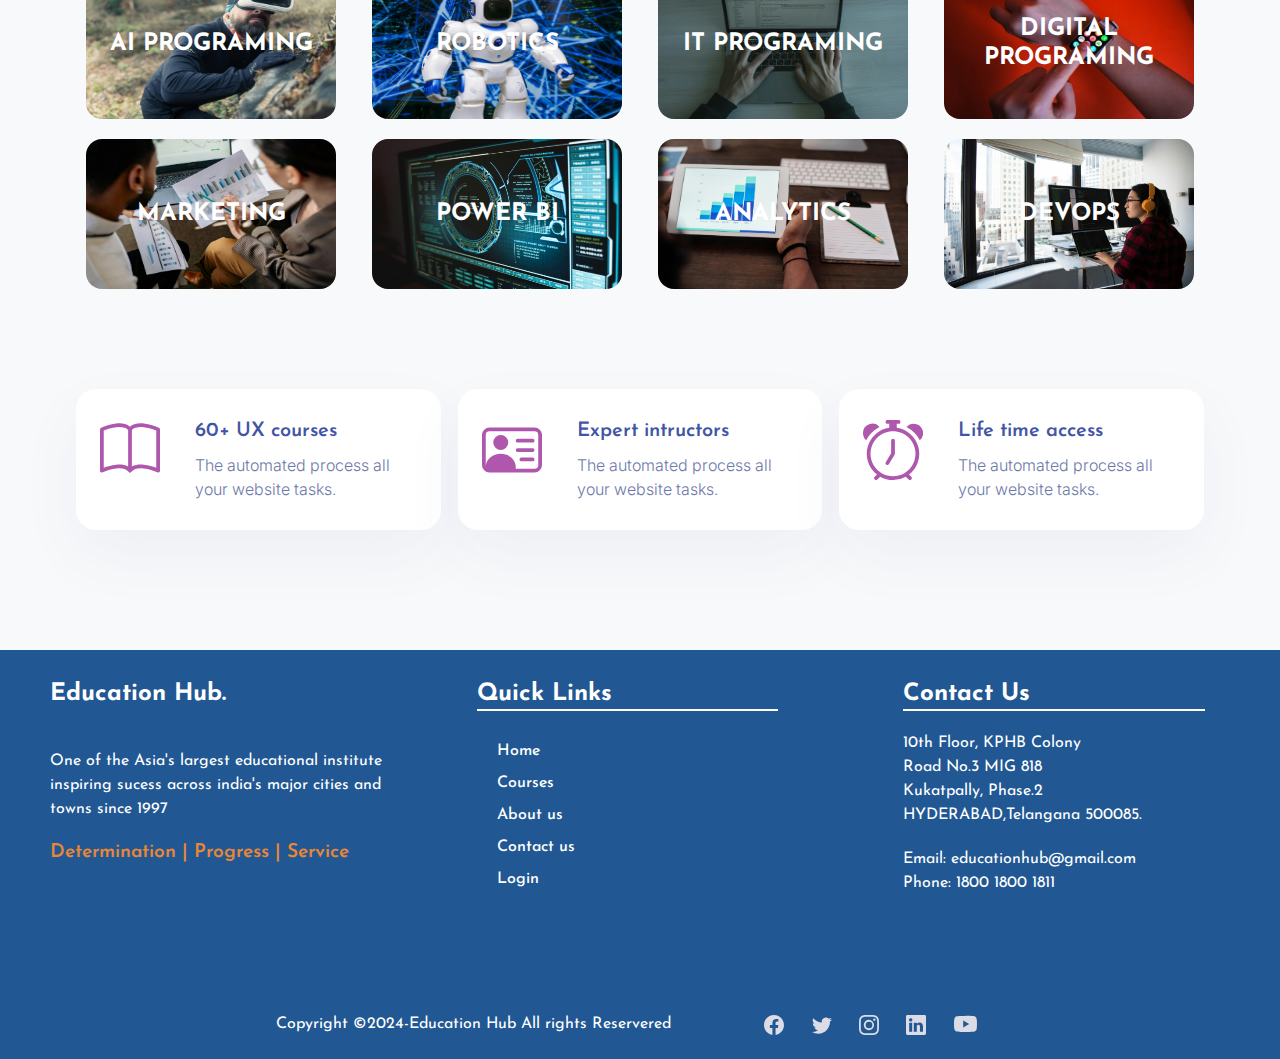
<file: course.html>
<!DOCTYPE html>
<html lang="en">
  <head>
    <meta charset="UTF-8" />
    <meta name="viewport" content="width=device-width, initial-scale=1.0" />
    <title>Education Hub</title>
    <link rel="preconnect" href="https://fonts.googleapis.com" />
    <link rel="preconnect" href="https://fonts.gstatic.com" crossorigin />
    <link
      href="https://fonts.googleapis.com/css2?family=Inter:wght@100..900&family=Josefin+Sans:ital,wght@0,100..700;1,100..700&family=Teachers:ital,wght@0,400..800;1,400..800&family=Ubuntu+Sans:ital,wght@0,100..800;1,100..800&display=swap"
      rel="stylesheet"
    />

    <link rel="preconnect" href="https://fonts.googleapis.com" />
    <link rel="preconnect" href="https://fonts.gstatic.com" crossorigin />
    <link
      href="https://fonts.googleapis.com/css2?family=Inter:wght@100..900&family=Josefin+Sans:ital,wght@0,100..700;1,100..700&family=Mulish:ital,wght@0,200..1000;1,200..1000&family=Teachers:ital,wght@0,400..800;1,400..800&family=Ubuntu+Sans:ital,wght@0,100..800;1,100..800&display=swap"
      rel="stylesheet"
    />
    <link
      rel="stylesheet"
      href="https://cdn.jsdelivr.net/npm/bootstrap@5.3.3/dist/css/bootstrap.min.css"
    />
    <link rel="stylesheet" href="course.css" />

    <!-- =====================chatbot header======================================= -->

    <link rel="stylesheet" href="style1.css" />
    <meta name="viewport" content="width=device-width, initial-scale=1.0" />
    <!-- Google Fonts Link For Icons -->
    <link
      rel="stylesheet"
      href="https://fonts.googleapis.com/css2?family=Material+Symbols+Outlined:opsz,wght,FILL,GRAD@48,400,0,0"
    />
    <link
      rel="stylesheet"
      href="https://fonts.googleapis.com/css2?family=Material+Symbols+Rounded:opsz,wght,FILL,GRAD@48,400,1,0"
    />
    <script src="script.js" defer></script>
  </head>
  <body>
    <div class="section-1">
      <nav>
        <h1 class="logo">
          <div class="title-logo">
            <img class="image" src="title-logo.png" alt="logo-education" />
          </div>
          <div class="title-edu">
            <span class="edu"><a href="./index.html">Education Hub</a></span>
          </div>
        </h1>
        <ul>
          <li><a href="/index.html">Home</a></li>
          <li><a href="#">Courses</a></li>
          <li><a href="/about.html">About us</a></li>
          <li><a href="/contact.html">Contact</a></li>
          <li>
            <a href="./chatbit.html">
              <span>
                <svg
                  xmlns="http://www.w3.org/2000/svg"
                  style="color: rgb(52, 75, 221)"
                  width="36"
                  height="36"
                  fill="currentColor"
                  class="bi bi-robot"
                  viewBox="0 0 16 16"
                >
                  <path
                    d="M6 12.5a.5.5 0 0 1 .5-.5h3a.5.5 0 0 1 0 1h-3a.5.5 0 0 1-.5-.5M3 8.062C3 6.76 4.235 5.765 5.53 5.886a26.6 26.6 0 0 0 4.94 0C11.765 5.765 13 6.76 13 8.062v1.157a.93.93 0 0 1-.765.935c-.845.147-2.34.346-4.235.346s-3.39-.2-4.235-.346A.93.93 0 0 1 3 9.219zm4.542-.827a.25.25 0 0 0-.217.068l-.92.9a25 25 0 0 1-1.871-.183.25.25 0 0 0-.068.495c.55.076 1.232.149 2.02.193a.25.25 0 0 0 .189-.071l.754-.736.847 1.71a.25.25 0 0 0 .404.062l.932-.97a25 25 0 0 0 1.922-.188.25.25 0 0 0-.068-.495c-.538.074-1.207.145-1.98.189a.25.25 0 0 0-.166.076l-.754.785-.842-1.7a.25.25 0 0 0-.182-.135"
                  />
                  <path
                    d="M8.5 1.866a1 1 0 1 0-1 0V3h-2A4.5 4.5 0 0 0 1 7.5V8a1 1 0 0 0-1 1v2a1 1 0 0 0 1 1v1a2 2 0 0 0 2 2h10a2 2 0 0 0 2-2v-1a1 1 0 0 0 1-1V9a1 1 0 0 0-1-1v-.5A4.5 4.5 0 0 0 10.5 3h-2zM14 7.5V13a1 1 0 0 1-1 1H3a1 1 0 0 1-1-1V7.5A3.5 3.5 0 0 1 5.5 4h5A3.5 3.5 0 0 1 14 7.5"
                  />
                </svg> </span
            ></a>
          </li>
          <li>
            <a class="btn btn-1" onclick="hideButton(this)" href="signin.html"
              >Log-in</a
            >
          </li>
        </ul>
      </nav>
      <div class="container">
        <div class="container-1">
          <h2>Our featured Courses</h2>
          <div class="container-11">
            <div class="card" style="width: 18rem; border-radius: 12px">
              <img
                style="border-radius: 12px 12px 0px 0px"
                src="applicationdesign.jpg"
                class="card-img-top"
                alt="smartwatch"
              />
              <div class="card-body">
                <p class="card-title">User Experience</p>
                <h3>
                  Fundamental of UX for <br />
                  Application design
                </h3>
                <!-- <a href="#" class="btn btn-primary">Go somewhere</a> -->
                <p>
                  The automated process all your website tasks. Discover tools
                  and techniques to engage effectively with vulnerable children
                  and young people.Automate tasks on your website; connect with
                  young people.
                </p>
                <a href="./signin.html"><button>Enroll now</button></a>
              </div>
            </div>
            <div class="card" style="width: 18rem; border-radius: 12px">
              <img
                style="border-radius: 12px 12px 0px 0px"
                src="law.jpg"
                class="card-img-top"
                alt="smartwatch"
              />
              <div class="card-body">
                <p class="card-title">User Experience</p>
                <h3>Special Education Law and Policy</h3>
                <p>
                  Streamline all tasks on your website with automation. Learn
                  about various tools and strategies to engage effectively with
                  vulnerable children and young people. Discover tools to engage
                  effectively
                </p>

                <a href="./signin.html"><button>Enroll now</button></a>
              </div>
            </div>
            <div class="card" style="width: 18rem; border-radius: 12px">
              <img
                style="border-radius: 12px 12px 0px 0px"
                src="educational.jpg"
                class="card-img-top"
                alt="smartwatch"
              />
              <div class="card-body">
                <p class="card-title">User Experience</p>
                <h3>Educational Technology Integration</h3>
                <!-- <a href="#" class="btn btn-primary">Go somewhere</a> -->
                <p>
                  Automate all tasks on your website. Explore tools and methods
                  for effectively engaging with vulnerable children and young
                  individuals. Automate website tasks, engage with youth
                  Discover tools.
                </p>

                <a href="./signin.html"><button>Enroll now</button></a>
              </div>
            </div>
            <div class="card" style="width: 18rem; border-radius: 12px">
              <img
                style="border-radius: 12px 12px 0px 0px"
                src="research.jpg"
                class="card-img-top"
                alt="smartwatch"
              />
              <div class="card-body">
                <p class="card-title">User Experience</p>
                <h3>Research Methods in Education</h3>
                <!-- <a href="#" class="btn btn-primary">Go somewhere</a> -->
                <p>
                  The automated process all your website tasks. Discover tools
                  and techniques to engage effectively with vulnerable children
                  and young people.
                </p>
                <a href="./signin.html"><button>Enroll now</button></a>
              </div>
            </div>
            <div class="card" style="width: 18rem; border-radius: 12px">
              <img
                style="border-radius: 12px 12px 0px 0px"
                src="leadership.jpg"
                class="card-img-top"
                alt="smartwatch"
              />
              <div class="card-body">
                <p class="card-title">User Experience</p>
                <h3>Leadership in Educational Settings</h3>
                <!-- <a href="#" class="btn btn-primary">Go somewhere</a> -->
                <p>
                  The automated process all your website tasks. Discover tools
                  and techniques to engage effectively with vulnerable children
                  and young people.
                </p>

                <a href="./signin.html"><button>Enroll now</button></a>
              </div>
            </div>
            <div class="card" style="width: 18rem; border-radius: 12px">
              <img
                style="border-radius: 12px 12px 0px 0px"
                src="curriculumanddesign.jpg"
                class="card-img-top"
                alt="smartwatch"
              />
              <div class="card-body">
                <p class="card-title">User Experience</p>
                <h3>Curriculum Development and Design</h3>
                <!-- <a href="#" class="btn btn-primary">Go somewhere</a> -->
                <p>
                  The automated process all your website tasks. Discover tools
                  and techniques to engage effectively with vulnerable children
                  and young people.
                </p>

                <a href="./signin.html"><button>Enroll now</button></a>
              </div>
            </div>
          </div>
          <!-- <a href="#"> <button class="btn btn-1">Load More</button></a> -->
        </div>
        <div class="container-2">
          <h2>Explore top subjects</h2>
          <div class="container-20">
            <div class="container-21">
              <div class="box">
                <div class="photo">
                  <img src="AI.jpeg" alt="logo" />
                </div>
                <h4><a href="AI.html">AI PROGRAMING</a></h4>
              </div>
            </div>
            <div class="container-21">
              <div class="box">
                <div class="photo">
                  <img src="robot.jpeg" alt="logo" />
                </div>
                <h4><a href="robotic.html">ROBOTICS</a></h4>
              </div>
            </div>
            <div class="container-21">
              <div class="box">
                <div class="photo">
                  <img src="laptop.jpeg" alt="logo" />
                </div>
                <h4><a href="IT.html">IT PROGRAMING</a></h4>
              </div>
            </div>
            <div class="container-21">
              <div class="box">
                <div class="photo">
                  <img src="watch.jpeg" alt="logo" />
                </div>
                <h4><a href="digital.html"> DIGITAL PROGRAMING</a></h4>
              </div>
            </div>
            <div class="container-21">
              <div class="box">
                <div class="photo">
                  <img src="marketing.jpeg" alt="logo" />
                </div>
                <h4><a href="marketing.html">MARKETING</a></h4>
              </div>
            </div>
            <div class="container-21">
              <div class="box">
                <div class="photo">
                  <img src="desktop.jpeg" alt="logo" />
                </div>
                <h4><a href="powerBI.html">POWER BI</a></h4>
              </div>
            </div>
            <div class="container-21">
              <div class="box">
                <div class="photo">
                  <img src="analytics.jpg" alt="logo" />
                </div>
                <h4><a href="analytics.html">ANALYTICS</a></h4>
              </div>
            </div>
            <div class="container-21">
              <div class="box">
                <div class="photo">
                  <img src="home-page.jpg" alt="logo" />
                </div>
                <h4><a href="devops.html">DEVOPS</a></h4>
              </div>
            </div>
          </div>
          <!-- <a href="#"> <button class="btn btn1">View more subjects</button></a> -->
        </div>
        <div class="container-3">
          <div class="benefits">
            <span class="book-logo">
              <svg
                xmlns="http://www.w3.org/2000/svg"
                width="60"
                height="60"
                fill="currentColor"
                class="bi bi-book"
                viewBox="0 0 16 16"
              >
                <path
                  d="M1 2.828c.885-.37 2.154-.769 3.388-.893 1.33-.134 2.458.063 3.112.752v9.746c-.935-.53-2.12-.603-3.213-.493-1.18.12-2.37.461-3.287.811zm7.5-.141c.654-.689 1.782-.886 3.112-.752 1.234.124 2.503.523 3.388.893v9.923c-.918-.35-2.107-.692-3.287-.81-1.094-.111-2.278-.039-3.213.492zM8 1.783C7.015.936 5.587.81 4.287.94c-1.514.153-3.042.672-3.994 1.105A.5.5 0 0 0 0 2.5v11a.5.5 0 0 0 .707.455c.882-.4 2.303-.881 3.68-1.02 1.409-.142 2.59.087 3.223.877a.5.5 0 0 0 .78 0c.633-.79 1.814-1.019 3.222-.877 1.378.139 2.8.62 3.681 1.02A.5.5 0 0 0 16 13.5v-11a.5.5 0 0 0-.293-.455c-.952-.433-2.48-.952-3.994-1.105C10.413.809 8.985.936 8 1.783"
                />
              </svg>
            </span>
            <div class="details">
              <h3>60+ UX courses</h3>
              <p>The automated process all your website tasks.</p>
            </div>
          </div>
          <div class="benefits">
            <span class="person-logo">
              <svg
                xmlns="http://www.w3.org/2000/svg"
                width="60"
                height="60"
                fill="currentColor"
                class="bi bi-person-vcard"
                viewBox="0 0 16 16"
              >
                <path
                  d="M5 8a2 2 0 1 0 0-4 2 2 0 0 0 0 4m4-2.5a.5.5 0 0 1 .5-.5h4a.5.5 0 0 1 0 1h-4a.5.5 0 0 1-.5-.5M9 8a.5.5 0 0 1 .5-.5h4a.5.5 0 0 1 0 1h-4A.5.5 0 0 1 9 8m1 2.5a.5.5 0 0 1 .5-.5h3a.5.5 0 0 1 0 1h-3a.5.5 0 0 1-.5-.5"
                />
                <path
                  d="M2 2a2 2 0 0 0-2 2v8a2 2 0 0 0 2 2h12a2 2 0 0 0 2-2V4a2 2 0 0 0-2-2zM1 4a1 1 0 0 1 1-1h12a1 1 0 0 1 1 1v8a1 1 0 0 1-1 1H8.96q.04-.245.04-.5C9 10.567 7.21 9 5 9c-2.086 0-3.8 1.398-3.984 3.181A1 1 0 0 1 1 12z"
                />
              </svg>
            </span>
            <div class="details">
              <h3>Expert intructors</h3>
              <p>The automated process all your website tasks.</p>
            </div>
          </div>
          <div class="benefits">
            <span class="timer-logo">
              <svg
                xmlns="http://www.w3.org/2000/svg"
                width="60"
                height="60"
                fill="currentColor"
                class="bi bi-alarm"
                viewBox="0 0 16 16"
              >
                <path
                  d="M8.5 5.5a.5.5 0 0 0-1 0v3.362l-1.429 2.38a.5.5 0 1 0 .858.515l1.5-2.5A.5.5 0 0 0 8.5 9z"
                />
                <path
                  d="M6.5 0a.5.5 0 0 0 0 1H7v1.07a7.001 7.001 0 0 0-3.273 12.474l-.602.602a.5.5 0 0 0 .707.708l.746-.746A6.97 6.97 0 0 0 8 16a6.97 6.97 0 0 0 3.422-.892l.746.746a.5.5 0 0 0 .707-.708l-.601-.602A7.001 7.001 0 0 0 9 2.07V1h.5a.5.5 0 0 0 0-1zm1.038 3.018a6 6 0 0 1 .924 0 6 6 0 1 1-.924 0M0 3.5c0 .753.333 1.429.86 1.887A8.04 8.04 0 0 1 4.387 1.86 2.5 2.5 0 0 0 0 3.5M13.5 1c-.753 0-1.429.333-1.887.86a8.04 8.04 0 0 1 3.527 3.527A2.5 2.5 0 0 0 13.5 1"
                />
              </svg>
            </span>
            <div class="details">
              <h3>Life time access</h3>
              <p>The automated process all your website tasks.</p>
            </div>
          </div>
        </div>
      </div>

      <!-- ===========================about html============================== -->

      <div class="about">
        <div class="inner-about">
          <div class="about-1">
            <div class="title">
              <h2>Education Hub.</h2>
            </div>
            <div class="description">
              <p>
                One of the Asia's largest educational institute inspiring sucess
                across india's major cities and towns since 1997
              </p>
            </div>
            <div class="offers">Determination | Progress | Service</div>
            <!-- <div class="policies">Privacy Policy | Terms & Conditions</div> -->
          </div>
          <div class="about-2">
            <h2>Quick Links</h2>
            <div class="link">
              <ul>
                <li><a href="index.html">Home</a></li>
                <li><a href="course.html">Courses</a></li>
                <li><a href="about.html">About us</a></li>
                <li><a href="contact.html">Contact us</a></li>
                <li><a class="log-in" href="signup.html">Login</a></li>
                <!-- <li><a class="btn-1" href="#">Get started</a></li> -->
              </ul>
            </div>
          </div>
          <div class="about-3">
            <h2>Contact Us</h2>
            <p class="address">
              10th Floor, KPHB Colony <br />
              Road No.3 MIG 818 <br />
              Kukatpally, Phase.2 <br />
              HYDERABAD,Telangana 500085.
            </p>

            <div class="details">
              <p>Email: educationhub@gmail.com</p>
              <p>Phone: 1800 1800 1811</p>
            </div>
          </div>
        </div>
        <div class="footer">
          <p>Copyright &copy;2024-Education Hub All rights Reservered</p>
          <div class="logos">
            <div class="facebook logo">
              <a href="https://www.facebook.com">
                <svg
                  xmlns="http://www.w3.org/2000/svg"
                  width="20"
                  height="20"
                  fill="currentColor"
                  class="bi bi-facebook"
                  viewBox="0 0 16 16"
                >
                  <path
                    d="M16 8.049c0-4.446-3.582-8.05-8-8.05C3.58 0-.002 3.603-.002 8.05c0 4.017 2.926 7.347 6.75 7.951v-5.625h-2.03V8.05H6.75V6.275c0-2.017 1.195-3.131 3.022-3.131.876 0 1.791.157 1.791.157v1.98h-1.009c-.993 0-1.303.621-1.303 1.258v1.51h2.218l-.354 2.326H9.25V16c3.824-.604 6.75-3.934 6.75-7.951"
                  />
                </svg>
              </a>
            </div>
            <div class="twitter logo">
              <a href="https://www.twitter.com">
                <svg
                  xmlns="http://www.w3.org/2000/svg"
                  width="20"
                  height="20"
                  fill="currentColor"
                  class="bi bi-twitter"
                  viewBox="0 0 16 16"
                >
                  <path
                    d="M5.026 15c6.038 0 9.341-5.003 9.341-9.334q.002-.211-.006-.422A6.7 6.7 0 0 0 16 3.542a6.7 6.7 0 0 1-1.889.518 3.3 3.3 0 0 0 1.447-1.817 6.5 6.5 0 0 1-2.087.793A3.286 3.286 0 0 0 7.875 6.03a9.32 9.32 0 0 1-6.767-3.429 3.29 3.29 0 0 0 1.018 4.382A3.3 3.3 0 0 1 .64 6.575v.045a3.29 3.29 0 0 0 2.632 3.218 3.2 3.2 0 0 1-.865.115 3 3 0 0 1-.614-.057 3.28 3.28 0 0 0 3.067 2.277A6.6 6.6 0 0 1 .78 13.58a6 6 0 0 1-.78-.045A9.34 9.34 0 0 0 5.026 15"
                  />
                </svg>
              </a>
            </div>
            <div class="instagram logo">
              <a href="https://www.instagram.com/accounts/login/">
                <svg
                  xmlns="http://www.w3.org/2000/svg"
                  width="20"
                  height="20"
                  fill="currentColor"
                  class="bi bi-instagram"
                  viewBox="0 0 16 16"
                >
                  <path
                    d="M8 0C5.829 0 5.556.01 4.703.048 3.85.088 3.269.222 2.76.42a3.9 3.9 0 0 0-1.417.923A3.9 3.9 0 0 0 .42 2.76C.222 3.268.087 3.85.048 4.7.01 5.555 0 5.827 0 8.001c0 2.172.01 2.444.048 3.297.04.852.174 1.433.372 1.942.205.526.478.972.923 1.417.444.445.89.719 1.416.923.51.198 1.09.333 1.942.372C5.555 15.99 5.827 16 8 16s2.444-.01 3.298-.048c.851-.04 1.434-.174 1.943-.372a3.9 3.9 0 0 0 1.416-.923c.445-.445.718-.891.923-1.417.197-.509.332-1.09.372-1.942C15.99 10.445 16 10.173 16 8s-.01-2.445-.048-3.299c-.04-.851-.175-1.433-.372-1.941a3.9 3.9 0 0 0-.923-1.417A3.9 3.9 0 0 0 13.24.42c-.51-.198-1.092-.333-1.943-.372C10.443.01 10.172 0 7.998 0zm-.717 1.442h.718c2.136 0 2.389.007 3.232.046.78.035 1.204.166 1.486.275.373.145.64.319.92.599s.453.546.598.92c.11.281.24.705.275 1.485.039.843.047 1.096.047 3.231s-.008 2.389-.047 3.232c-.035.78-.166 1.203-.275 1.485a2.5 2.5 0 0 1-.599.919c-.28.28-.546.453-.92.598-.28.11-.704.24-1.485.276-.843.038-1.096.047-3.232.047s-2.39-.009-3.233-.047c-.78-.036-1.203-.166-1.485-.276a2.5 2.5 0 0 1-.92-.598 2.5 2.5 0 0 1-.6-.92c-.109-.281-.24-.705-.275-1.485-.038-.843-.046-1.096-.046-3.233s.008-2.388.046-3.231c.036-.78.166-1.204.276-1.486.145-.373.319-.64.599-.92s.546-.453.92-.598c.282-.11.705-.24 1.485-.276.738-.034 1.024-.044 2.515-.045zm4.988 1.328a.96.96 0 1 0 0 1.92.96.96 0 0 0 0-1.92m-4.27 1.122a4.109 4.109 0 1 0 0 8.217 4.109 4.109 0 0 0 0-8.217m0 1.441a2.667 2.667 0 1 1 0 5.334 2.667 2.667 0 0 1 0-5.334"
                  />
                </svg>
              </a>
            </div>
            <div class="linkedin logo">
              <a href="https://www.linkedin.com">
                <svg
                  xmlns="http://www.w3.org/2000/svg"
                  width="20"
                  height="20"
                  fill="currentColor"
                  class="bi bi-linkedin"
                  viewBox="0 0 16 16"
                >
                  <path
                    d="M0 1.146C0 .513.526 0 1.175 0h13.65C15.474 0 16 .513 16 1.146v13.708c0 .633-.526 1.146-1.175 1.146H1.175C.526 16 0 15.487 0 14.854zm4.943 12.248V6.169H2.542v7.225zm-1.2-8.212c.837 0 1.358-.554 1.358-1.248-.015-.709-.52-1.248-1.342-1.248S2.4 3.226 2.4 3.934c0 .694.521 1.248 1.327 1.248zm4.908 8.212V9.359c0-.216.016-.432.08-.586.173-.431.568-.878 1.232-.878.869 0 1.216.662 1.216 1.634v3.865h2.401V9.25c0-2.22-1.184-3.252-2.764-3.252-1.274 0-1.845.7-2.165 1.193v.025h-.016l.016-.025V6.169h-2.4c.03.678 0 7.225 0 7.225z"
                  />
                </svg>
              </a>
            </div>
            <div class="youtube logo">
              <a href="https://www.youtube.com">
                <svg
                  xmlns="http://www.w3.org/2000/svg"
                  width="23"
                  height="23"
                  fill="currentColor"
                  class="bi bi-youtube"
                  viewBox="0 0 16 16"
                >
                  <path
                    d="M8.051 1.999h.089c.822.003 4.987.033 6.11.335a2.01 2.01 0 0 1 1.415 1.42c.101.38.172.883.22 1.402l.01.104.022.26.008.104c.065.914.073 1.77.074 1.957v.075c-.001.194-.01 1.108-.082 2.06l-.008.105-.009.104c-.05.572-.124 1.14-.235 1.558a2.01 2.01 0 0 1-1.415 1.42c-1.16.312-5.569.334-6.18.335h-.142c-.309 0-1.587-.006-2.927-.052l-.17-.006-.087-.004-.171-.007-.171-.007c-1.11-.049-2.167-.128-2.654-.26a2.01 2.01 0 0 1-1.415-1.419c-.111-.417-.185-.986-.235-1.558L.09 9.82l-.008-.104A31 31 0 0 1 0 7.68v-.123c.002-.215.01-.958.064-1.778l.007-.103.003-.052.008-.104.022-.26.01-.104c.048-.519.119-1.023.22-1.402a2.01 2.01 0 0 1 1.415-1.42c.487-.13 1.544-.21 2.654-.26l.17-.007.172-.006.086-.003.171-.007A100 100 0 0 1 7.858 2zM6.4 5.209v4.818l4.157-2.408z"
                  />
                </svg>
              </a>
            </div>
          </div>
        </div>
      </div>
    </div>
    <script src="index.js"></script>
  </body>
</html>
</file>
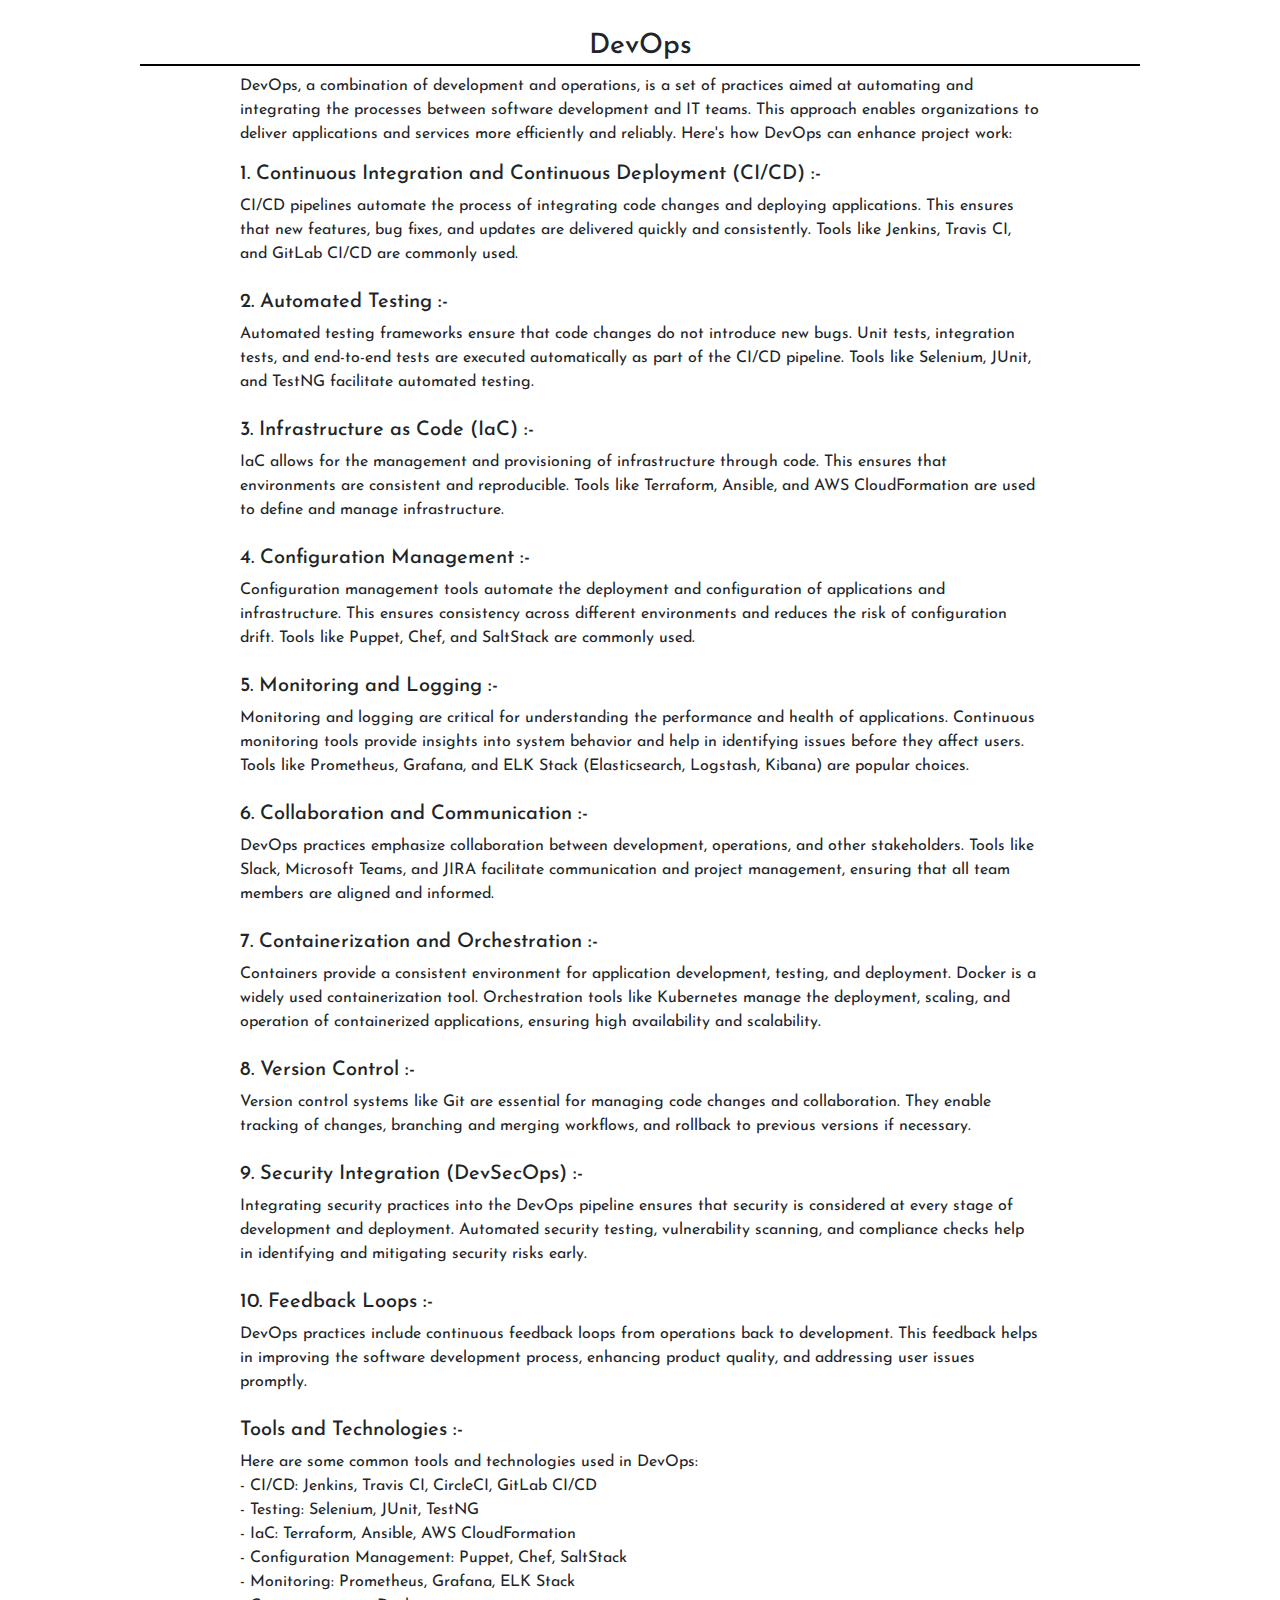
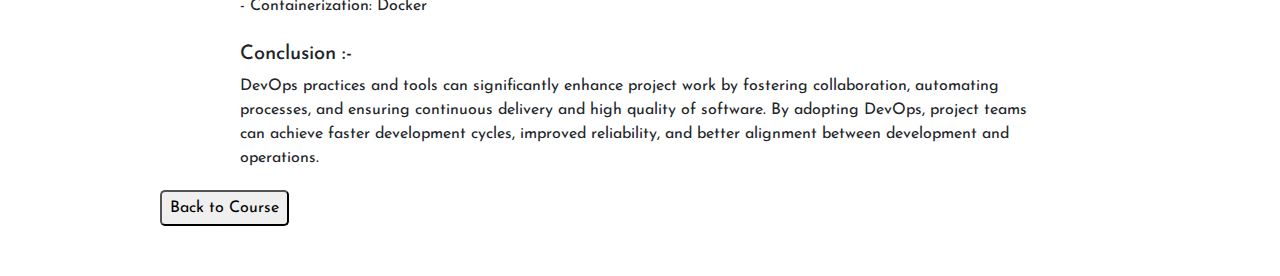
<file: devops.html>
<!DOCTYPE html>
<html lang="en">
  <head>
    <meta charset="UTF-8" />
    <meta name="viewport" content="width=device-width, initial-scale=1.0" />
    <link
      href="https://fonts.googleapis.com/css2?family=Inter:wght@100..900&family=Josefin+Sans:ital,wght@0,100..700;1,100..700&family=Teachers:ital,wght@0,400..800;1,400..800&family=Ubuntu+Sans:ital,wght@0,100..800;1,100..800&display=swap"
      rel="stylesheet"
    />

    <link rel="preconnect" href="https://fonts.googleapis.com" />
    <link rel="preconnect" href="https://fonts.gstatic.com" crossorigin />
    <link
      href="https://fonts.googleapis.com/css2?family=Inter:wght@100..900&family=Josefin+Sans:ital,wght@0,100..700;1,100..700&family=Mulish:ital,wght@0,200..1000;1,200..1000&family=Teachers:ital,wght@0,400..800;1,400..800&family=Ubuntu+Sans:ital,wght@0,100..800;1,100..800&display=swap"
      rel="stylesheet"
    />
    <link
      rel="stylesheet"
      href="https://cdn.jsdelivr.net/npm/bootstrap@5.3.3/dist/css/bootstrap.min.css"
    />
    <link rel="stylesheet" href="devops.css" />
    <title>DevOps | Education Hub</title>
  </head>
  <body>
    <div class="container">
      <div class="heading">
        <h3>DevOps</h3>
      </div>
      <div class="content">
        <p>
          DevOps, a combination of development and operations, is a set of
          practices aimed at automating and integrating the processes between
          software development and IT teams. This approach enables organizations
          to deliver applications and services more efficiently and reliably.
          Here's how DevOps can enhance project work:
        </p>
        <span>
          <h5>
            1. Continuous Integration and Continuous Deployment (CI/CD) :-
          </h5>
          CI/CD pipelines automate the process of integrating code changes and
          deploying applications. This ensures that new features, bug fixes, and
          updates are delivered quickly and consistently. Tools like Jenkins,
          Travis CI, and GitLab CI/CD are commonly used. <br />
          <br />
          <h5>2. Automated Testing :-</h5>
          Automated testing frameworks ensure that code changes do not introduce
          new bugs. Unit tests, integration tests, and end-to-end tests are
          executed automatically as part of the CI/CD pipeline. Tools like
          Selenium, JUnit, and TestNG facilitate automated testing.
          <br /><br />
          <h5>3. Infrastructure as Code (IaC) :-</h5>
          IaC allows for the management and provisioning of infrastructure
          through code. This ensures that environments are consistent and
          reproducible. Tools like Terraform, Ansible, and AWS CloudFormation
          are used to define and manage infrastructure. <br /><br />
          <h5>4. Configuration Management :-</h5>
          Configuration management tools automate the deployment and
          configuration of applications and infrastructure. This ensures
          consistency across different environments and reduces the risk of
          configuration drift. Tools like Puppet, Chef, and SaltStack are
          commonly used.
          <br /><br />
          <h5>5. Monitoring and Logging :-</h5>
          Monitoring and logging are critical for understanding the performance
          and health of applications. Continuous monitoring tools provide
          insights into system behavior and help in identifying issues before
          they affect users. Tools like Prometheus, Grafana, and ELK Stack
          (Elasticsearch, Logstash, Kibana) are popular choices.<br /><br />
          <h5>6. Collaboration and Communication :-</h5>
          DevOps practices emphasize collaboration between development,
          operations, and other stakeholders. Tools like Slack, Microsoft Teams,
          and JIRA facilitate communication and project management, ensuring
          that all team members are aligned and informed.<br /><br />
          <h5>7. Containerization and Orchestration :-</h5>
          Containers provide a consistent environment for application
          development, testing, and deployment. Docker is a widely used
          containerization tool. Orchestration tools like Kubernetes manage the
          deployment, scaling, and operation of containerized applications,
          ensuring high availability and scalability.
          <br /><br />
          <h5>8. Version Control :-</h5>
          Version control systems like Git are essential for managing code
          changes and collaboration. They enable tracking of changes, branching
          and merging workflows, and rollback to previous versions if
          necessary.<br /><br />
          <h5>9. Security Integration (DevSecOps) :-</h5>
          Integrating security practices into the DevOps pipeline ensures that
          security is considered at every stage of development and deployment.
          Automated security testing, vulnerability scanning, and compliance
          checks help in identifying and mitigating security risks early.
          <br /><br />
          <h5>10. Feedback Loops :-</h5>
          DevOps practices include continuous feedback loops from operations
          back to development. This feedback helps in improving the software
          development process, enhancing product quality, and addressing user
          issues promptly.
        </span>
        <br /><br />
        <span>
          <h5>Tools and Technologies :-</h5>
          Here are some common tools and technologies used in DevOps:<br />
          - CI/CD: Jenkins, Travis CI, CircleCI, GitLab CI/CD<br />
          - Testing: Selenium, JUnit, TestNG<br />
          - IaC: Terraform, Ansible, AWS CloudFormation<br />
          - Configuration Management: Puppet, Chef, SaltStack<br />
          - Monitoring: Prometheus, Grafana, ELK Stack<br />
          - Containerization: Docker
          <br /><br />
          <h5>Conclusion :-</h5>
          DevOps practices and tools can significantly enhance project work by
          fostering collaboration, automating processes, and ensuring continuous
          delivery and high quality of software. By adopting DevOps, project
          teams can achieve faster development cycles, improved reliability, and
          better alignment between development and operations.
        </span>
      </div>
      <div class="button">
        <a href="./course.html">
          <button>Back to Course</button>
        </a>
      </div>
    </div>
  </body>
</html>
</file>
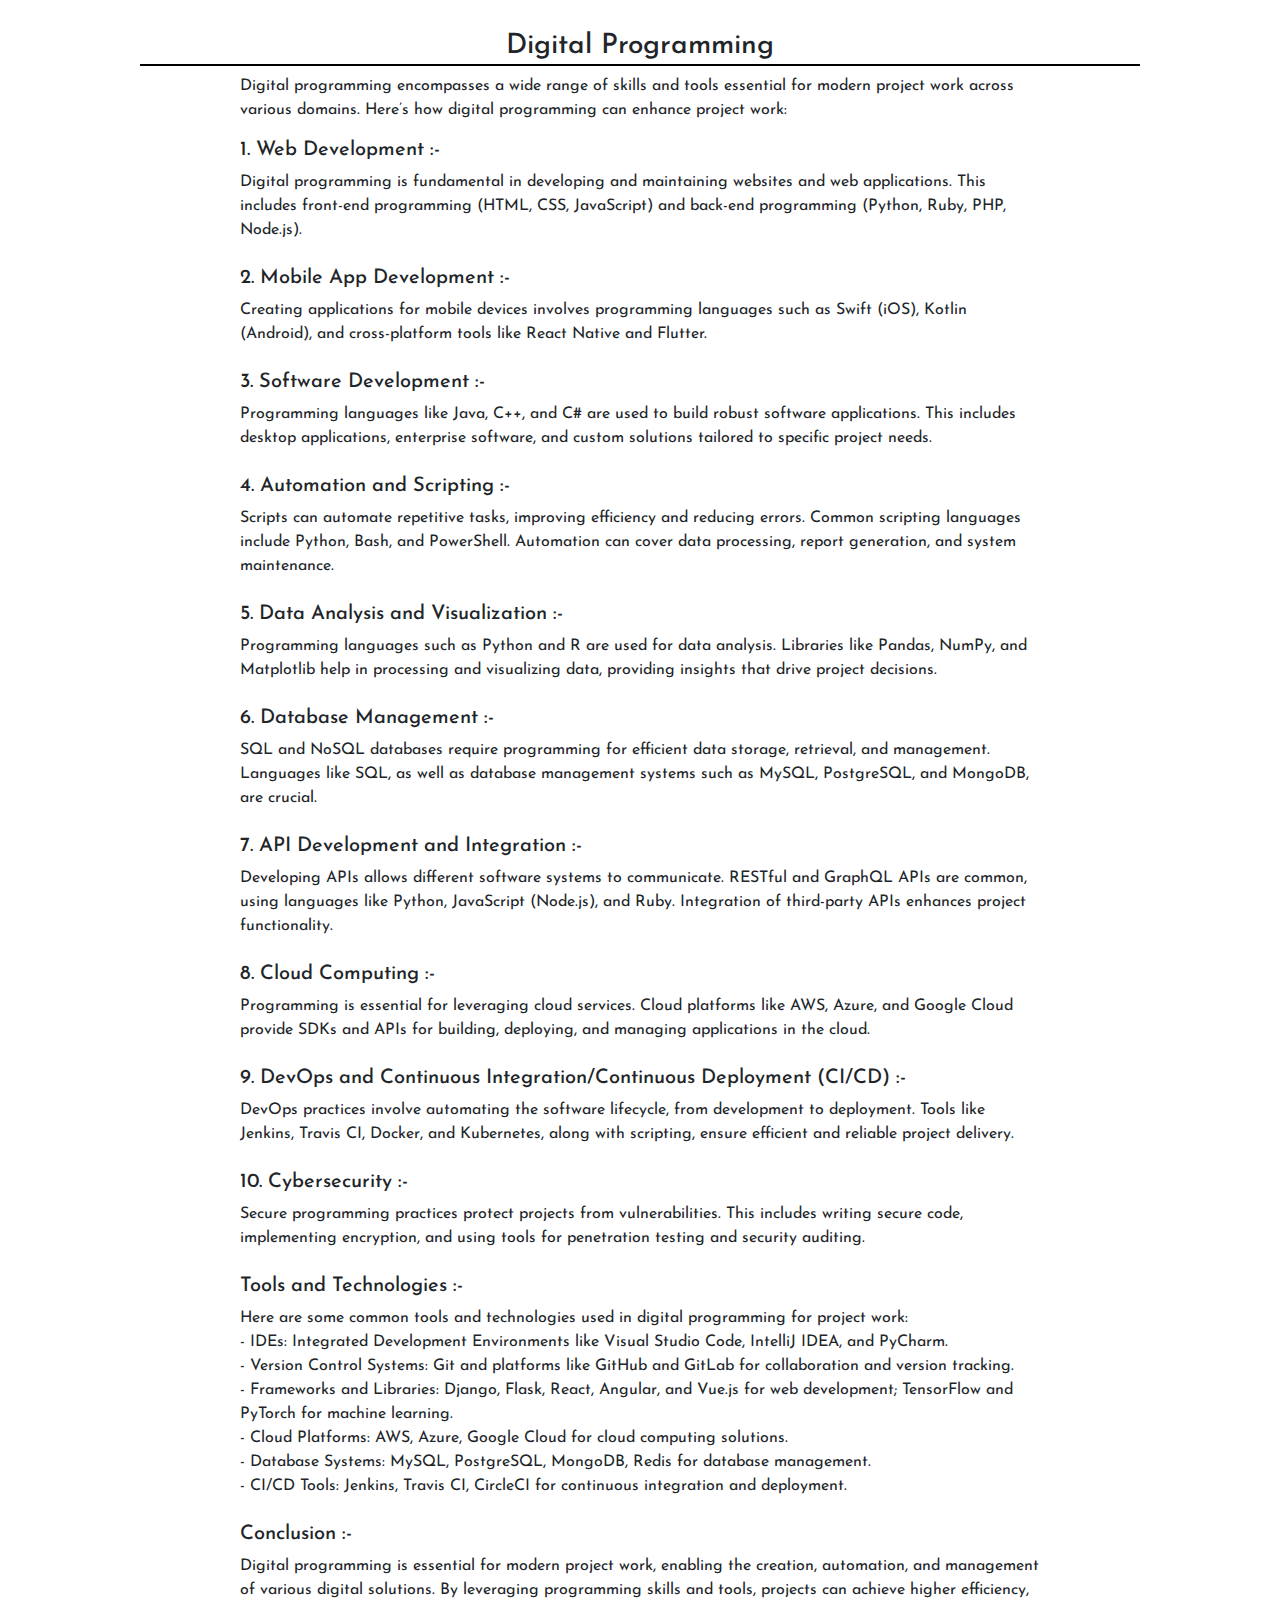
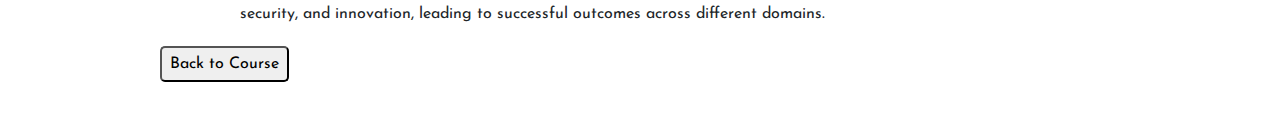
<file: digital.html>
<!DOCTYPE html>
<html lang="en">
  <head>
    <meta charset="UTF-8" />
    <meta name="viewport" content="width=device-width, initial-scale=1.0" />
    <link
      href="https://fonts.googleapis.com/css2?family=Inter:wght@100..900&family=Josefin+Sans:ital,wght@0,100..700;1,100..700&family=Teachers:ital,wght@0,400..800;1,400..800&family=Ubuntu+Sans:ital,wght@0,100..800;1,100..800&display=swap"
      rel="stylesheet"
    />

    <link rel="preconnect" href="https://fonts.googleapis.com" />
    <link rel="preconnect" href="https://fonts.gstatic.com" crossorigin />
    <link
      href="https://fonts.googleapis.com/css2?family=Inter:wght@100..900&family=Josefin+Sans:ital,wght@0,100..700;1,100..700&family=Mulish:ital,wght@0,200..1000;1,200..1000&family=Teachers:ital,wght@0,400..800;1,400..800&family=Ubuntu+Sans:ital,wght@0,100..800;1,100..800&display=swap"
      rel="stylesheet"
    />
    <link
      rel="stylesheet"
      href="https://cdn.jsdelivr.net/npm/bootstrap@5.3.3/dist/css/bootstrap.min.css"
    />
    <link rel="stylesheet" href="digital.css" />
    <title>Digital Programming | Education Hub</title>
  </head>
  <body>
    <div class="container">
      <div class="heading">
        <h3>Digital Programming</h3>
      </div>
      <div class="content">
        <p>
          Digital programming encompasses a wide range of skills and tools
          essential for modern project work across various domains. Here’s how
          digital programming can enhance project work:
        </p>
        <span>
          <h5>1. Web Development :-</h5>
          Digital programming is fundamental in developing and maintaining
          websites and web applications. This includes front-end programming
          (HTML, CSS, JavaScript) and back-end programming (Python, Ruby, PHP,
          Node.js). <br />
          <br />
          <h5>2. Mobile App Development :-</h5>
          Creating applications for mobile devices involves programming
          languages such as Swift (iOS), Kotlin (Android), and cross-platform
          tools like React Native and Flutter.
          <br /><br />
          <h5>3. Software Development :-</h5>
          Programming languages like Java, C++, and C# are used to build robust
          software applications. This includes desktop applications, enterprise
          software, and custom solutions tailored to specific project needs.
          <br /><br />
          <h5>4. Automation and Scripting :-</h5>
          Scripts can automate repetitive tasks, improving efficiency and
          reducing errors. Common scripting languages include Python, Bash, and
          PowerShell. Automation can cover data processing, report generation,
          and system maintenance.
          <br /><br />
          <h5>5. Data Analysis and Visualization :-</h5>
          Programming languages such as Python and R are used for data analysis.
          Libraries like Pandas, NumPy, and Matplotlib help in processing and
          visualizing data, providing insights that drive project decisions.<br /><br />
          <h5>6. Database Management :-</h5>
          SQL and NoSQL databases require programming for efficient data
          storage, retrieval, and management. Languages like SQL, as well as
          database management systems such as MySQL, PostgreSQL, and MongoDB,
          are crucial.<br /><br />
          <h5>7. API Development and Integration :-</h5>
          Developing APIs allows different software systems to communicate.
          RESTful and GraphQL APIs are common, using languages like Python,
          JavaScript (Node.js), and Ruby. Integration of third-party APIs
          enhances project functionality.
          <br /><br />
          <h5>8. Cloud Computing :-</h5>
          Programming is essential for leveraging cloud services. Cloud
          platforms like AWS, Azure, and Google Cloud provide SDKs and APIs for
          building, deploying, and managing applications in the cloud.<br /><br />
          <h5>
            9. DevOps and Continuous Integration/Continuous Deployment (CI/CD)
            :-
          </h5>
          DevOps practices involve automating the software lifecycle, from
          development to deployment. Tools like Jenkins, Travis CI, Docker, and
          Kubernetes, along with scripting, ensure efficient and reliable
          project delivery.
          <br /><br />
          <h5>10. Cybersecurity :-</h5>
          Secure programming practices protect projects from vulnerabilities.
          This includes writing secure code, implementing encryption, and using
          tools for penetration testing and security auditing.
        </span>
        <br /><br />
        <span>
          <h5>Tools and Technologies :-</h5>
          Here are some common tools and technologies used in digital
          programming for project work:<br />
          - IDEs: Integrated Development Environments like Visual Studio Code,
          IntelliJ IDEA, and PyCharm.<br />
          - Version Control Systems: Git and platforms like GitHub and GitLab
          for collaboration and version tracking.<br />
          - Frameworks and Libraries: Django, Flask, React, Angular, and Vue.js
          for web development; TensorFlow and PyTorch for machine learning.<br />
          - Cloud Platforms: AWS, Azure, Google Cloud for cloud computing
          solutions.<br />
          - Database Systems: MySQL, PostgreSQL, MongoDB, Redis for database
          management.<br />
          - CI/CD Tools: Jenkins, Travis CI, CircleCI for continuous integration
          and deployment.
          <br /><br />
          <h5>Conclusion :-</h5>
          Digital programming is essential for modern project work, enabling the
          creation, automation, and management of various digital solutions. By
          leveraging programming skills and tools, projects can achieve higher
          efficiency, security, and innovation, leading to successful outcomes
          across different domains.
        </span>
      </div>
      <div class="button">
        <a href="./course.html">
          <button>Back to Course</button>
        </a>
      </div>
    </div>
  </body>
</html>
</file>
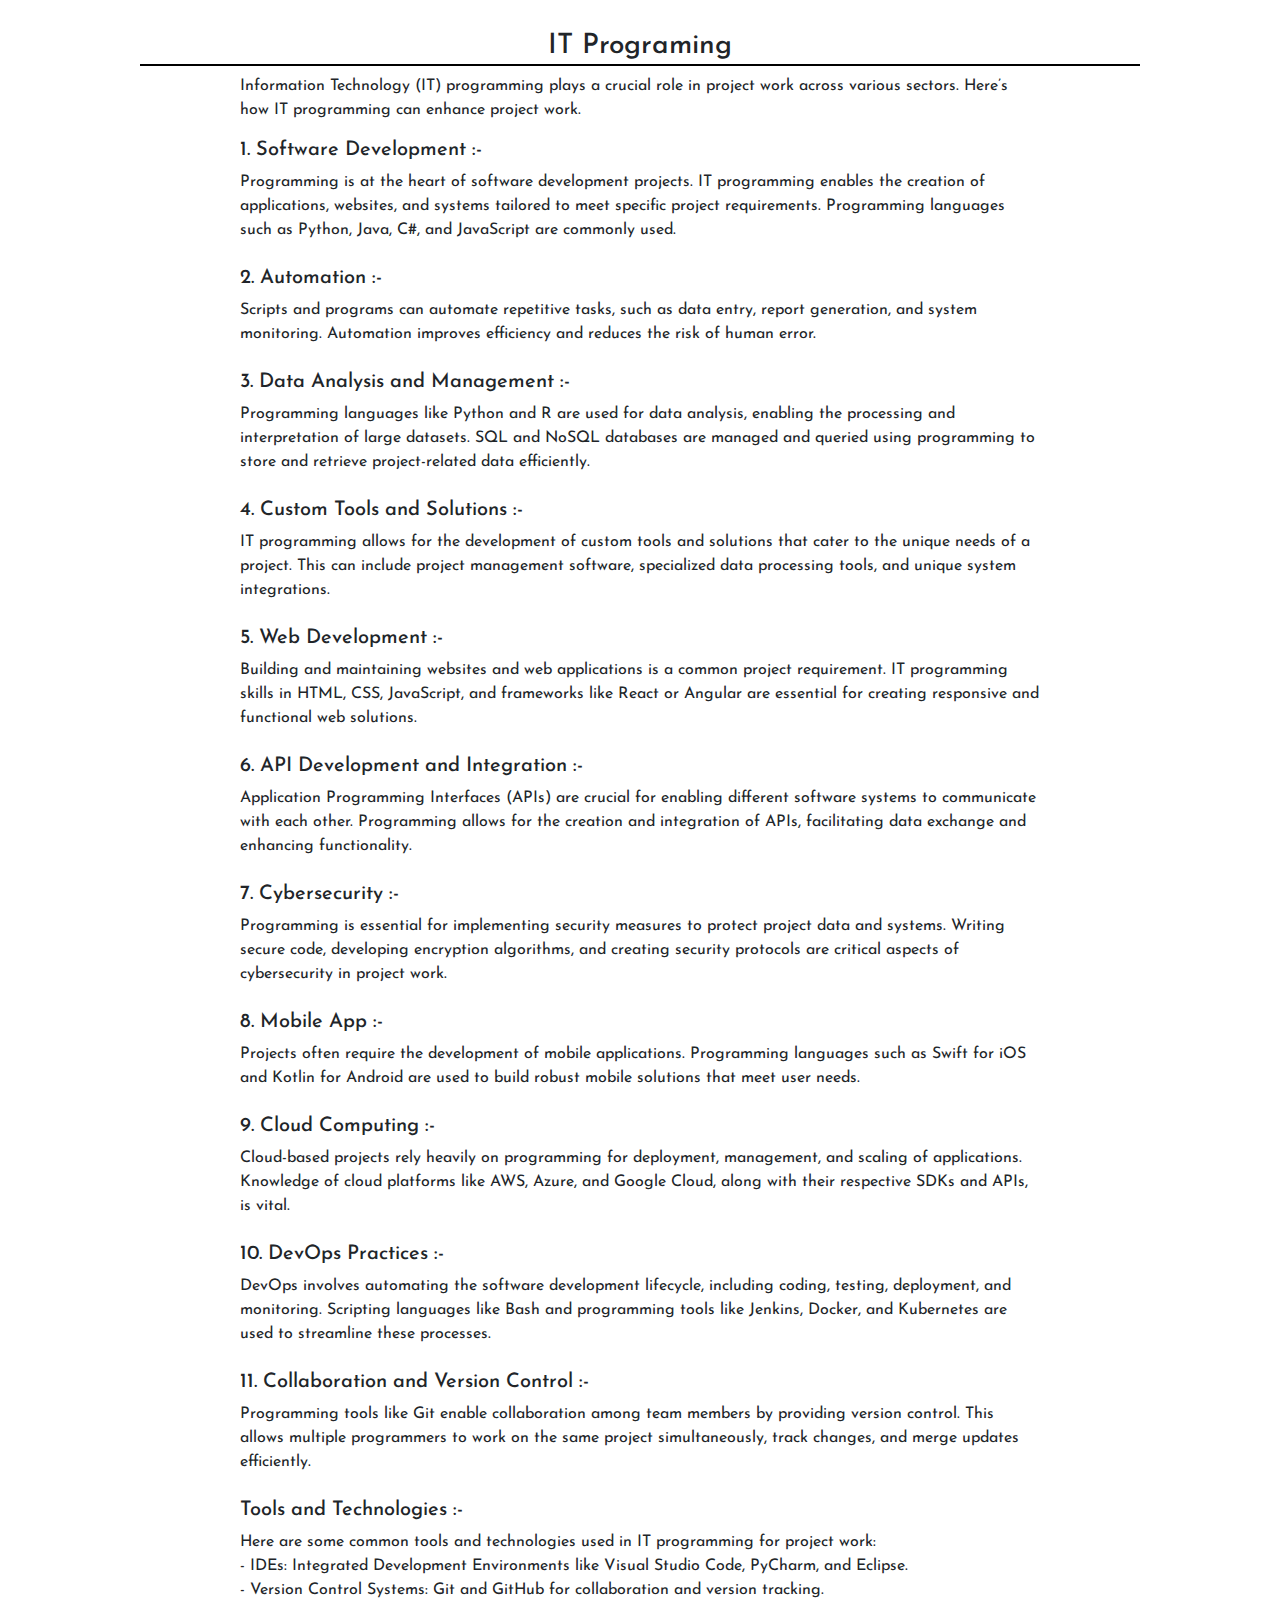
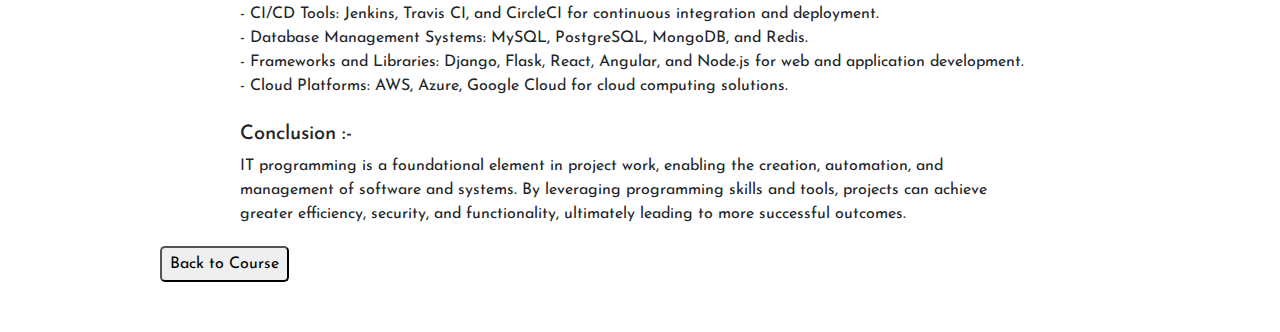
<file: IT.html>
<!DOCTYPE html>
<html lang="en">
  <head>
    <meta charset="UTF-8" />
    <meta name="viewport" content="width=device-width, initial-scale=1.0" />
    <link
      href="https://fonts.googleapis.com/css2?family=Inter:wght@100..900&family=Josefin+Sans:ital,wght@0,100..700;1,100..700&family=Teachers:ital,wght@0,400..800;1,400..800&family=Ubuntu+Sans:ital,wght@0,100..800;1,100..800&display=swap"
      rel="stylesheet"
    />

    <link rel="preconnect" href="https://fonts.googleapis.com" />
    <link rel="preconnect" href="https://fonts.gstatic.com" crossorigin />
    <link
      href="https://fonts.googleapis.com/css2?family=Inter:wght@100..900&family=Josefin+Sans:ital,wght@0,100..700;1,100..700&family=Mulish:ital,wght@0,200..1000;1,200..1000&family=Teachers:ital,wght@0,400..800;1,400..800&family=Ubuntu+Sans:ital,wght@0,100..800;1,100..800&display=swap"
      rel="stylesheet"
    />
    <link
      rel="stylesheet"
      href="https://cdn.jsdelivr.net/npm/bootstrap@5.3.3/dist/css/bootstrap.min.css"
    />
    <link rel="stylesheet" href="IT.css" />
    <title>IT Programing | Education Hub</title>
  </head>
  <body>
    <div class="container">
      <div class="heading">
        <h3>IT Programing</h3>
      </div>
      <div class="content">
        <p>
          Information Technology (IT) programming plays a crucial role in
          project work across various sectors. Here’s how IT programming can
          enhance project work.
        </p>

        <span>
          <h5>1. Software Development :-</h5>
          Programming is at the heart of software development projects. IT
          programming enables the creation of applications, websites, and
          systems tailored to meet specific project requirements. Programming
          languages such as Python, Java, C#, and JavaScript are commonly used.
          <br /><br />
          <h5>2. Automation :-</h5>
          Scripts and programs can automate repetitive tasks, such as data
          entry, report generation, and system monitoring. Automation improves
          efficiency and reduces the risk of human error.
          <br /><br />
          <h5>3. Data Analysis and Management :-</h5>
          Programming languages like Python and R are used for data analysis,
          enabling the processing and interpretation of large datasets. SQL and
          NoSQL databases are managed and queried using programming to store and
          retrieve project-related data efficiently.
          <br /><br />
          <h5>4. Custom Tools and Solutions :-</h5>
          IT programming allows for the development of custom tools and
          solutions that cater to the unique needs of a project. This can
          include project management software, specialized data processing
          tools, and unique system integrations.
          <br /><br />
          <h5>5. Web Development :-</h5>
          Building and maintaining websites and web applications is a common
          project requirement. IT programming skills in HTML, CSS, JavaScript,
          and frameworks like React or Angular are essential for creating
          responsive and functional web solutions.
          <br /><br />
          <h5>6. API Development and Integration :-</h5>
          Application Programming Interfaces (APIs) are crucial for enabling
          different software systems to communicate with each other. Programming
          allows for the creation and integration of APIs, facilitating data
          exchange and enhancing functionality.
          <br /><br />
          <h5>7. Cybersecurity :-</h5>
          Programming is essential for implementing security measures to protect
          project data and systems. Writing secure code, developing encryption
          algorithms, and creating security protocols are critical aspects of
          cybersecurity in project work.
          <br /><br />
          <h5>8. Mobile App :-</h5>
          Projects often require the development of mobile applications.
          Programming languages such as Swift for iOS and Kotlin for Android are
          used to build robust mobile solutions that meet user needs.
          <br /><br />
          <h5>9. Cloud Computing :-</h5>
          Cloud-based projects rely heavily on programming for deployment,
          management, and scaling of applications. Knowledge of cloud platforms
          like AWS, Azure, and Google Cloud, along with their respective SDKs
          and APIs, is vital.
          <br /><br />
          <h5>10. DevOps Practices :-</h5>
          DevOps involves automating the software development lifecycle,
          including coding, testing, deployment, and monitoring. Scripting
          languages like Bash and programming tools like Jenkins, Docker, and
          Kubernetes are used to streamline these processes.
          <br /><br />
          <h5>11. Collaboration and Version Control :-</h5>
          Programming tools like Git enable collaboration among team members by
          providing version control. This allows multiple programmers to work on
          the same project simultaneously, track changes, and merge updates
          efficiently.
        </span>
        <br /><br />
        <span>
          <h5>Tools and Technologies :-</h5>
          Here are some common tools and technologies used in IT programming for
          project work:<br />
          - IDEs: Integrated Development Environments like Visual Studio Code,
          PyCharm, and Eclipse.<br />
          - Version Control Systems: Git and GitHub for collaboration and
          version tracking.<br />
          - CI/CD Tools: Jenkins, Travis CI, and CircleCI for continuous
          integration and deployment.<br />
          - Database Management Systems: MySQL, PostgreSQL, MongoDB, and
          Redis.<br />
          - Frameworks and Libraries: Django, Flask, React, Angular, and Node.js
          for web and application development.<br />
          - Cloud Platforms: AWS, Azure, Google Cloud for cloud computing
          solutions.
        </span>
        <br /><br />

        <h5>Conclusion :-</h5>
        IT programming is a foundational element in project work, enabling the
        creation, automation, and management of software and systems. By
        leveraging programming skills and tools, projects can achieve greater
        efficiency, security, and functionality, ultimately leading to more
        successful outcomes.
      </div>
      <div class="button">
        <a href="./course.html">
          <button>Back to Course</button>
        </a>
      </div>
    </div>
  </body>
</html>
</file>
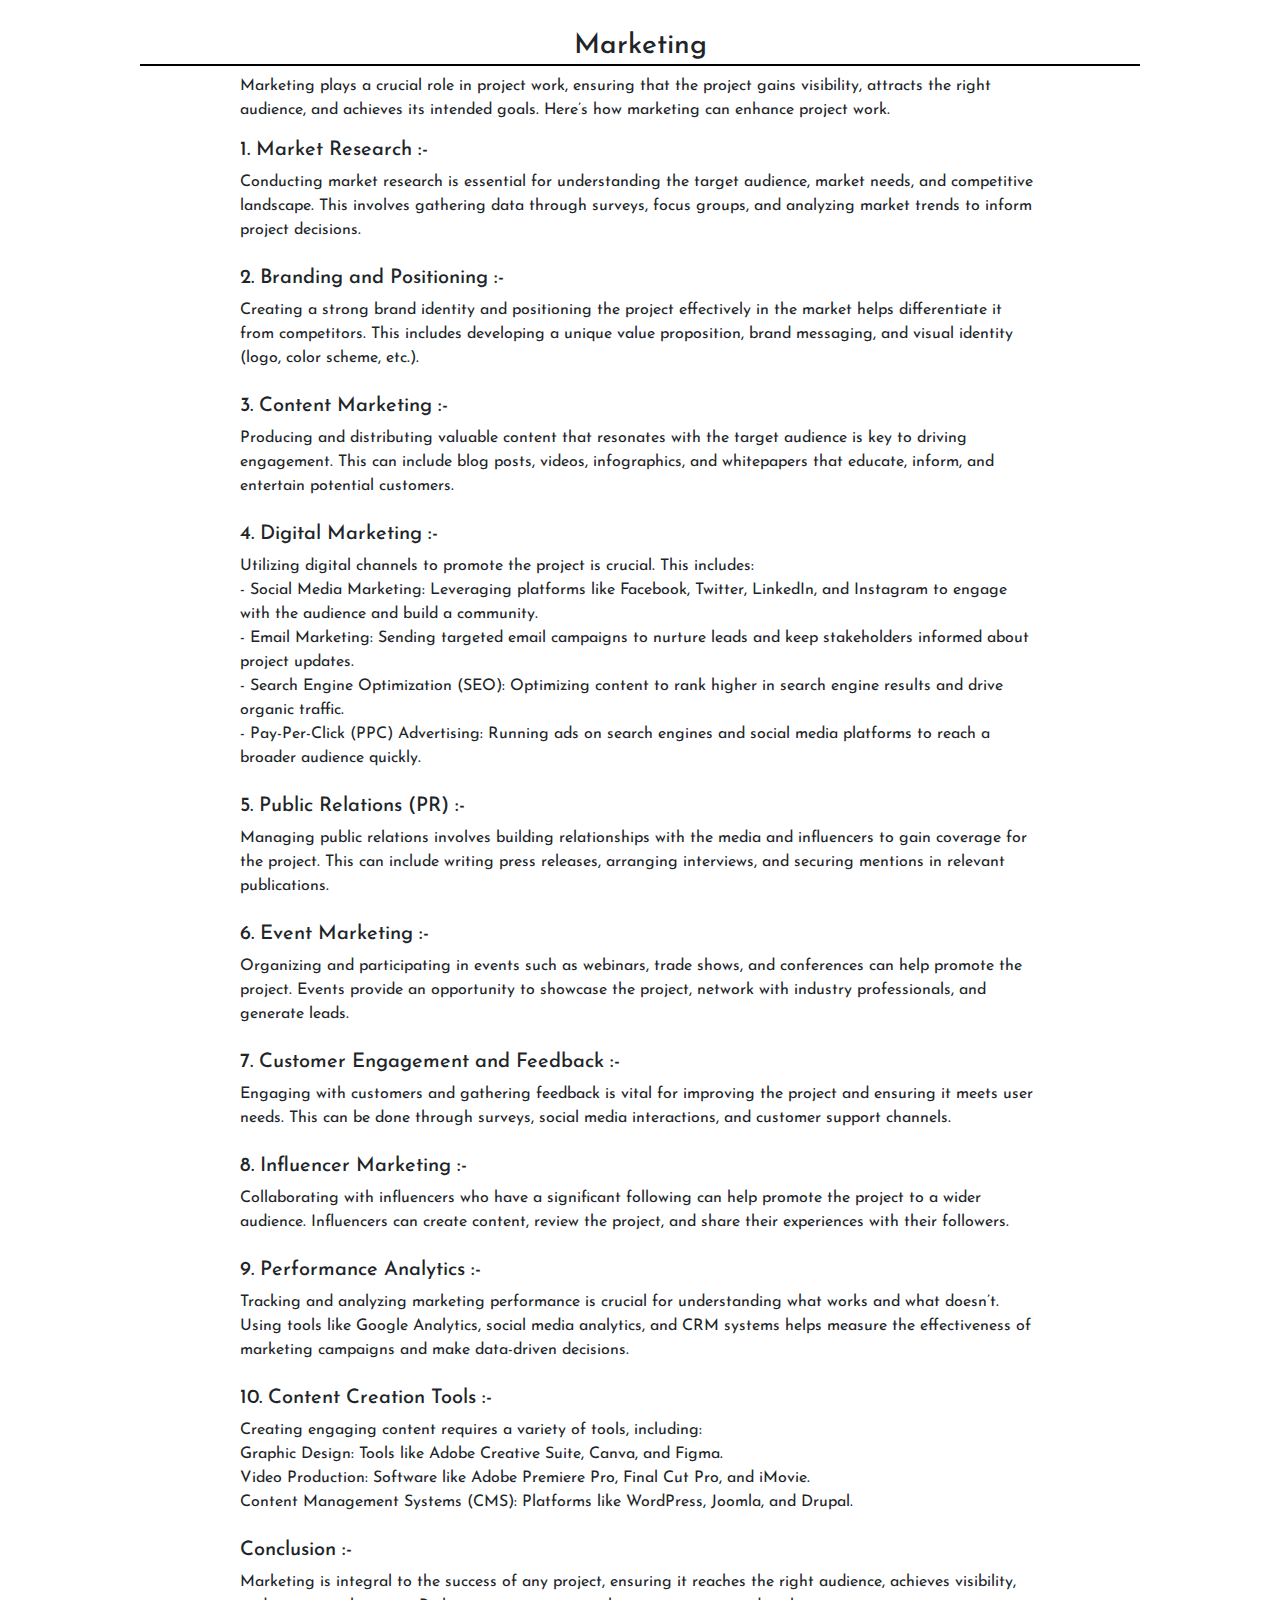
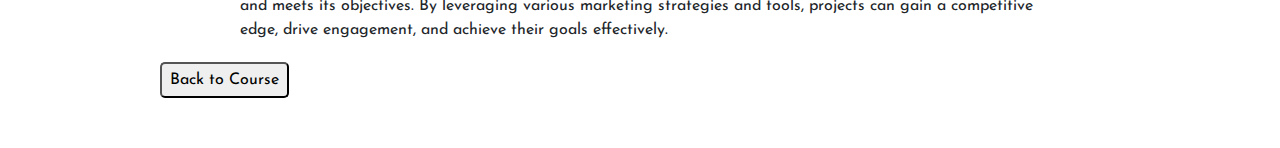
<file: marketing.html>
<!DOCTYPE html>
<html lang="en">
  <head>
    <meta charset="UTF-8" />
    <meta name="viewport" content="width=device-width, initial-scale=1.0" />
    <link
      href="https://fonts.googleapis.com/css2?family=Inter:wght@100..900&family=Josefin+Sans:ital,wght@0,100..700;1,100..700&family=Teachers:ital,wght@0,400..800;1,400..800&family=Ubuntu+Sans:ital,wght@0,100..800;1,100..800&display=swap"
      rel="stylesheet"
    />

    <link rel="preconnect" href="https://fonts.googleapis.com" />
    <link rel="preconnect" href="https://fonts.gstatic.com" crossorigin />
    <link
      href="https://fonts.googleapis.com/css2?family=Inter:wght@100..900&family=Josefin+Sans:ital,wght@0,100..700;1,100..700&family=Mulish:ital,wght@0,200..1000;1,200..1000&family=Teachers:ital,wght@0,400..800;1,400..800&family=Ubuntu+Sans:ital,wght@0,100..800;1,100..800&display=swap"
      rel="stylesheet"
    />
    <link
      rel="stylesheet"
      href="https://cdn.jsdelivr.net/npm/bootstrap@5.3.3/dist/css/bootstrap.min.css"
    />
    <link rel="stylesheet" href="marketing.css" />
    <title>Marketing Programing | Education Hub</title>
  </head>
  <body>
    <div class="container">
      <div class="heading">
        <h3>Marketing</h3>
      </div>
      <div class="content">
        <p>
          Marketing plays a crucial role in project work, ensuring that the
          project gains visibility, attracts the right audience, and achieves
          its intended goals. Here’s how marketing can enhance project work.
        </p>
        <span>
          <h5>1. Market Research :-</h5>
          Conducting market research is essential for understanding the target
          audience, market needs, and competitive landscape. This involves
          gathering data through surveys, focus groups, and analyzing market
          trends to inform project decisions. <br />
          <br />
          <h5>2. Branding and Positioning :-</h5>
          Creating a strong brand identity and positioning the project
          effectively in the market helps differentiate it from competitors.
          This includes developing a unique value proposition, brand messaging,
          and visual identity (logo, color scheme, etc.).
          <br /><br />
          <h5>3. Content Marketing :-</h5>
          Producing and distributing valuable content that resonates with the
          target audience is key to driving engagement. This can include blog
          posts, videos, infographics, and whitepapers that educate, inform, and
          entertain potential customers. <br /><br />
          <h5>4. Digital Marketing :-</h5>
          Utilizing digital channels to promote the project is crucial. This
          includes: <br />
          - Social Media Marketing: Leveraging platforms like Facebook, Twitter,
          LinkedIn, and Instagram to engage with the audience and build a
          community. <br />
          - Email Marketing: Sending targeted email campaigns to nurture leads
          and keep stakeholders informed about project updates. <br />
          - Search Engine Optimization (SEO): Optimizing content to rank higher
          in search engine results and drive organic traffic. <br />
          - Pay-Per-Click (PPC) Advertising: Running ads on search engines and
          social media platforms to reach a broader audience quickly.
          <br /><br />
          <h5>5. Public Relations (PR) :-</h5>
          Managing public relations involves building relationships with the
          media and influencers to gain coverage for the project. This can
          include writing press releases, arranging interviews, and securing
          mentions in relevant publications. <br /><br />
          <h5>6. Event Marketing :-</h5>
          Organizing and participating in events such as webinars, trade shows,
          and conferences can help promote the project. Events provide an
          opportunity to showcase the project, network with industry
          professionals, and generate leads. <br /><br />
          <h5>7. Customer Engagement and Feedback :-</h5>
          Engaging with customers and gathering feedback is vital for improving
          the project and ensuring it meets user needs. This can be done through
          surveys, social media interactions, and customer support channels.
          <br /><br />
          <h5>8. Influencer Marketing :-</h5>
          Collaborating with influencers who have a significant following can
          help promote the project to a wider audience. Influencers can create
          content, review the project, and share their experiences with their
          followers. <br /><br />
          <h5>9. Performance Analytics :-</h5>
          Tracking and analyzing marketing performance is crucial for
          understanding what works and what doesn’t. Using tools like Google
          Analytics, social media analytics, and CRM systems helps measure the
          effectiveness of marketing campaigns and make data-driven decisions.
          <br /><br />
          <h5>10. Content Creation Tools :-</h5>
          Creating engaging content requires a variety of tools, including:
          <br />
          Graphic Design: Tools like Adobe Creative Suite, Canva, and Figma.
          <br />
          Video Production: Software like Adobe Premiere Pro, Final Cut Pro, and
          iMovie. <br />
          Content Management Systems (CMS): Platforms like WordPress, Joomla,
          and Drupal.
        </span>
        <br /><br />
        <span>
          <h5>Conclusion :-</h5>
          Marketing is integral to the success of any project, ensuring it
          reaches the right audience, achieves visibility, and meets its
          objectives. By leveraging various marketing strategies and tools,
          projects can gain a competitive edge, drive engagement, and achieve
          their goals effectively.
        </span>
      </div>
      <div class="button">
        <a href="./course.html">
          <button>Back to Course</button>
        </a>
      </div>
    </div>
  </body>
</html>
</file>
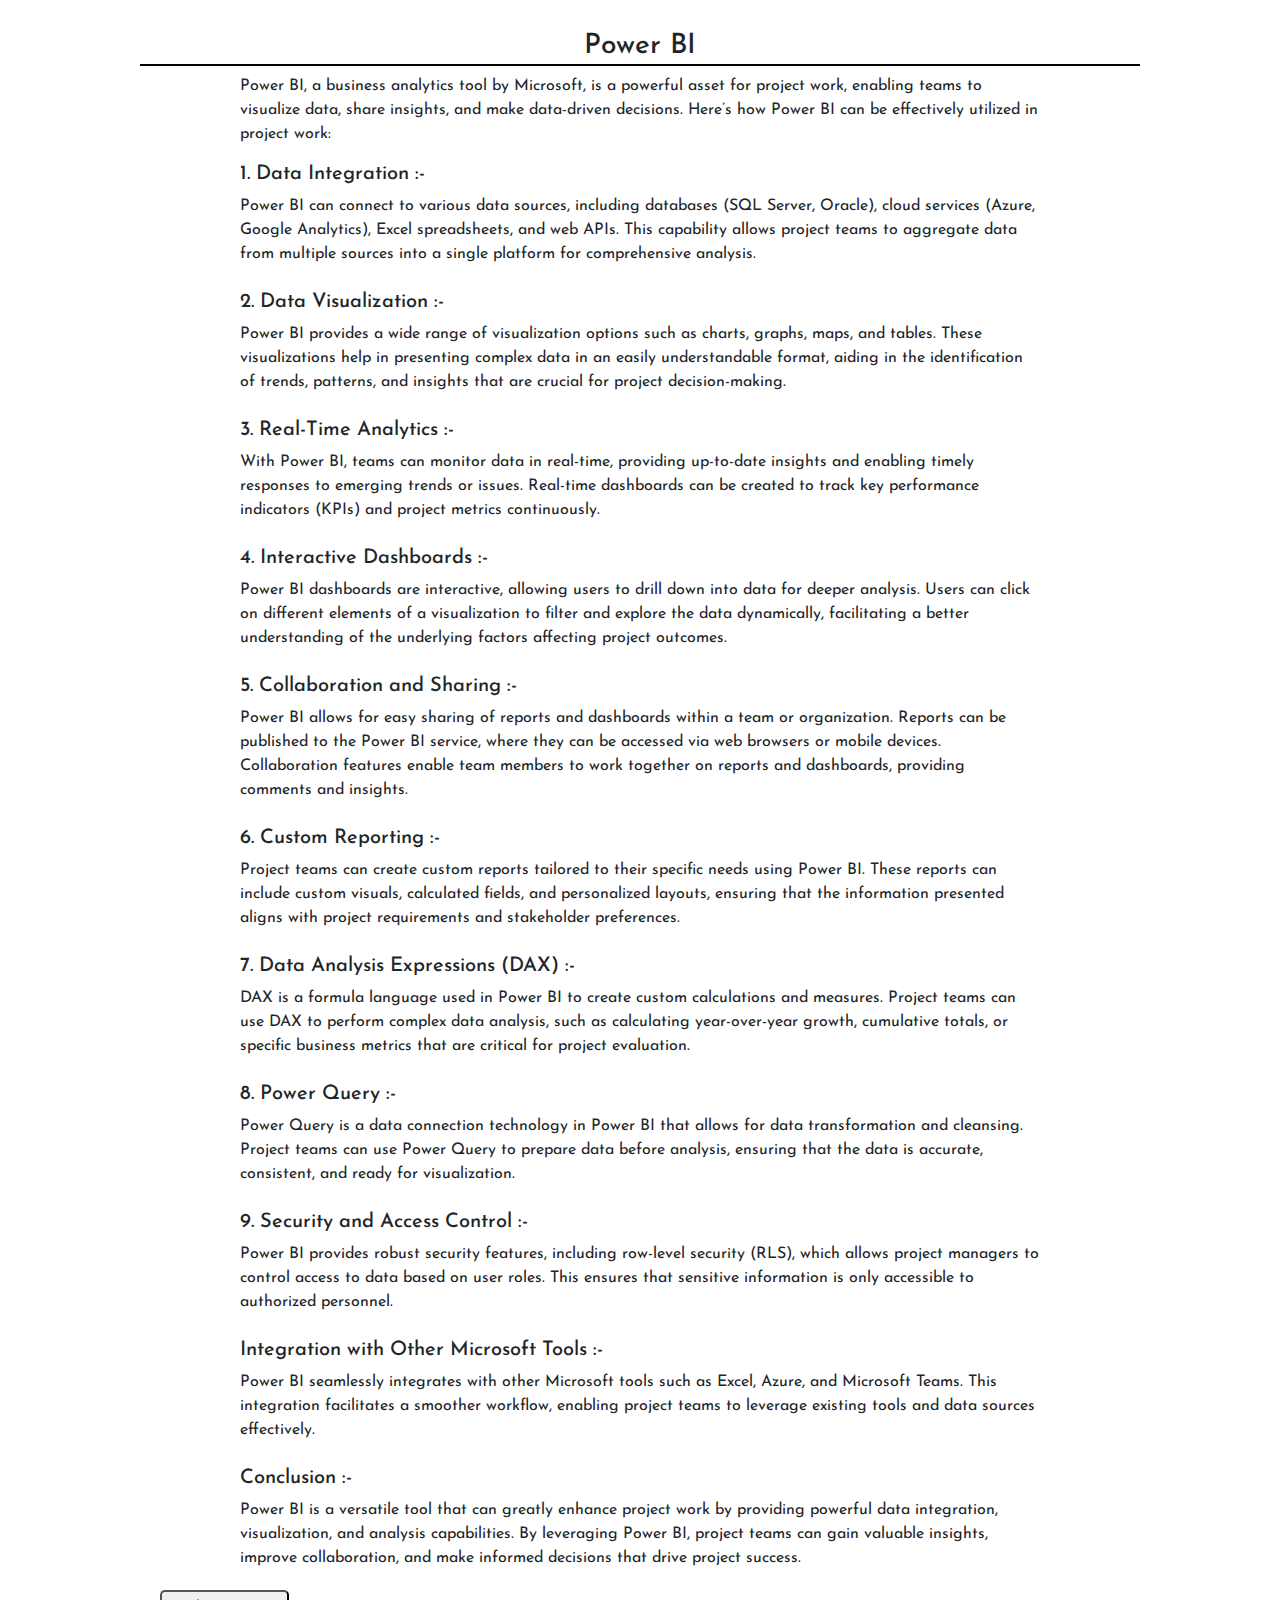
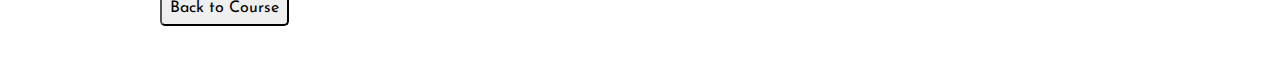
<file: powerBI.html>
<!DOCTYPE html>
<html lang="en">
  <head>
    <meta charset="UTF-8" />
    <meta name="viewport" content="width=device-width, initial-scale=1.0" />
    <link
      href="https://fonts.googleapis.com/css2?family=Inter:wght@100..900&family=Josefin+Sans:ital,wght@0,100..700;1,100..700&family=Teachers:ital,wght@0,400..800;1,400..800&family=Ubuntu+Sans:ital,wght@0,100..800;1,100..800&display=swap"
      rel="stylesheet"
    />

    <link rel="preconnect" href="https://fonts.googleapis.com" />
    <link rel="preconnect" href="https://fonts.gstatic.com" crossorigin />
    <link
      href="https://fonts.googleapis.com/css2?family=Inter:wght@100..900&family=Josefin+Sans:ital,wght@0,100..700;1,100..700&family=Mulish:ital,wght@0,200..1000;1,200..1000&family=Teachers:ital,wght@0,400..800;1,400..800&family=Ubuntu+Sans:ital,wght@0,100..800;1,100..800&display=swap"
      rel="stylesheet"
    />
    <link
      rel="stylesheet"
      href="https://cdn.jsdelivr.net/npm/bootstrap@5.3.3/dist/css/bootstrap.min.css"
    />
    <link rel="stylesheet" href="powerBI.css" />
    <title>Power BI | Education Hub</title>
  </head>
  <body>
    <div class="container">
      <div class="heading">
        <h3>Power BI</h3>
      </div>
      <div class="content">
        <p>
          Power BI, a business analytics tool by Microsoft, is a powerful asset
          for project work, enabling teams to visualize data, share insights,
          and make data-driven decisions. Here’s how Power BI can be effectively
          utilized in project work:
        </p>
        <span>
          <h5>1. Data Integration :-</h5>
          Power BI can connect to various data sources, including databases (SQL
          Server, Oracle), cloud services (Azure, Google Analytics), Excel
          spreadsheets, and web APIs. This capability allows project teams to
          aggregate data from multiple sources into a single platform for
          comprehensive analysis. <br />
          <br />
          <h5>2. Data Visualization :-</h5>
          Power BI provides a wide range of visualization options such as
          charts, graphs, maps, and tables. These visualizations help in
          presenting complex data in an easily understandable format, aiding in
          the identification of trends, patterns, and insights that are crucial
          for project decision-making.
          <br /><br />
          <h5>3. Real-Time Analytics :-</h5>
          With Power BI, teams can monitor data in real-time, providing
          up-to-date insights and enabling timely responses to emerging trends
          or issues. Real-time dashboards can be created to track key
          performance indicators (KPIs) and project metrics continuously.
          <br /><br />
          <h5>4. Interactive Dashboards :-</h5>
          Power BI dashboards are interactive, allowing users to drill down into
          data for deeper analysis. Users can click on different elements of a
          visualization to filter and explore the data dynamically, facilitating
          a better understanding of the underlying factors affecting project
          outcomes.
          <br /><br />
          <h5>5. Collaboration and Sharing :-</h5>
          Power BI allows for easy sharing of reports and dashboards within a
          team or organization. Reports can be published to the Power BI
          service, where they can be accessed via web browsers or mobile
          devices. Collaboration features enable team members to work together
          on reports and dashboards, providing comments and insights.<br /><br />
          <h5>6. Custom Reporting :-</h5>
          Project teams can create custom reports tailored to their specific
          needs using Power BI. These reports can include custom visuals,
          calculated fields, and personalized layouts, ensuring that the
          information presented aligns with project requirements and stakeholder
          preferences.<br /><br />
          <h5>7. Data Analysis Expressions (DAX) :-</h5>
          DAX is a formula language used in Power BI to create custom
          calculations and measures. Project teams can use DAX to perform
          complex data analysis, such as calculating year-over-year growth,
          cumulative totals, or specific business metrics that are critical for
          project evaluation.
          <br /><br />
          <h5>8. Power Query :-</h5>
          Power Query is a data connection technology in Power BI that allows
          for data transformation and cleansing. Project teams can use Power
          Query to prepare data before analysis, ensuring that the data is
          accurate, consistent, and ready for visualization.<br /><br />
          <h5>9. Security and Access Control :-</h5>
          Power BI provides robust security features, including row-level
          security (RLS), which allows project managers to control access to
          data based on user roles. This ensures that sensitive information is
          only accessible to authorized personnel.
          <br /><br />
          <h5>Integration with Other Microsoft Tools :-</h5>
          Power BI seamlessly integrates with other Microsoft tools such as
          Excel, Azure, and Microsoft Teams. This integration facilitates a
          smoother workflow, enabling project teams to leverage existing tools
          and data sources effectively.
        </span>
        <br /><br />
        <span>
          <h5>Conclusion :-</h5>
          Power BI is a versatile tool that can greatly enhance project work by
          providing powerful data integration, visualization, and analysis
          capabilities. By leveraging Power BI, project teams can gain valuable
          insights, improve collaboration, and make informed decisions that
          drive project success.
        </span>
      </div>
      <div class="button">
        <a href="./course.html">
          <button>Back to Course</button>
        </a>
      </div>
    </div>
  </body>
</html>
</file>
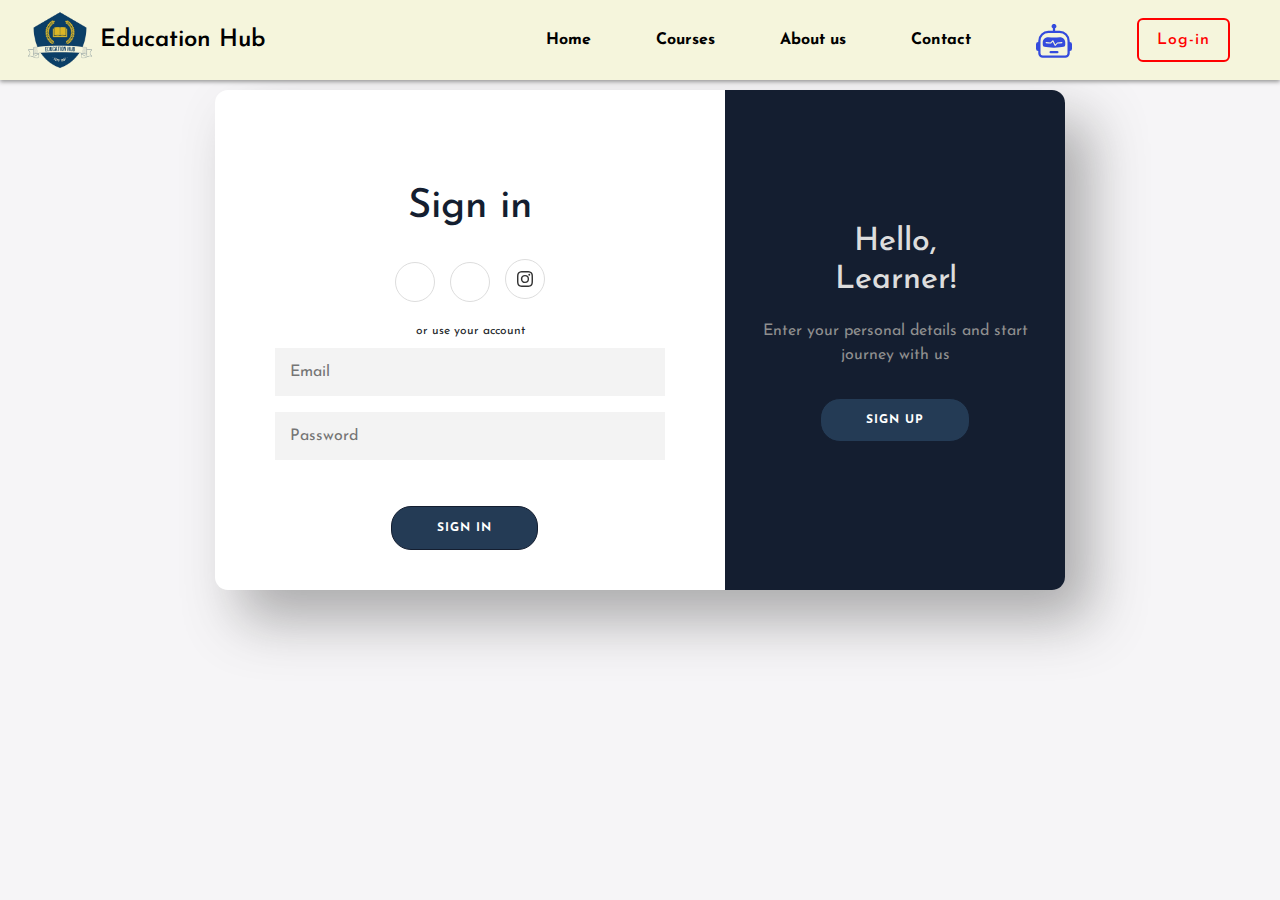
<file: signin.html>
<!DOCTYPE html>
<html lang="en">
  <head>
    <meta charset="UTF-8" />
    <meta name="viewport" content="width=device-width, initial-scale=1.0" />
    <!-- font awesome icons -->
    <link
      rel="stylesheet"
      href="https://cdnjs.cloudflare.com/ajax/libs/font-awesome/6.1.1/css/all.min.css"
      integrity="sha512-KfkfwYDsLkIlwQp6LFnl8zNdLGxu9YAA1QvwINks4PhcElQSvqcyVLLD9aMhXd13uQjoXtEKNosOWaZqXgel0g=="
      crossorigin="anonymous"
      referrerpolicy="no-referrer"
    />
    <!-- css stylesheet -->

    <link
      href="https://fonts.googleapis.com/css2?family=Inter:wght@100..900&family=Josefin+Sans:ital,wght@0,100..700;1,100..700&family=Teachers:ital,wght@0,400..800;1,400..800&family=Ubuntu+Sans:ital,wght@0,100..800;1,100..800&display=swap"
      rel="stylesheet"
    />

    <link rel="preconnect" href="https://fonts.googleapis.com" />
    <link rel="preconnect" href="https://fonts.gstatic.com" crossorigin />
    <link
      href="https://fonts.googleapis.com/css2?family=Inter:wght@100..900&family=Josefin+Sans:ital,wght@0,100..700;1,100..700&family=Mulish:ital,wght@0,200..1000;1,200..1000&family=Teachers:ital,wght@0,400..800;1,400..800&family=Ubuntu+Sans:ital,wght@0,100..800;1,100..800&display=swap"
      rel="stylesheet"
    />
    <link
      rel="stylesheet"
      href="https://cdn.jsdelivr.net/npm/bootstrap@5.3.3/dist/css/bootstrap.min.css"
    />
    <link rel="stylesheet" href="signin.css" />
    <title>Sign-Up | Education Hub</title>
  </head>
  <body>
    <div class="section-1">
      <nav>
        <h1 class="logo">
          <div class="title-logo">
            <img class="image" src="title-logo.png" alt="logo-education" />
          </div>
          <div class="title-edu">
            <span class="edu"><a href="./index.html">Education Hub</a></span>
          </div>
        </h1>
        <ul>
          <li><a href="/index.html">Home</a></li>
          <li><a href="/course.html">Courses</a></li>
          <li><a href="/about.html">About us</a></li>
          <li><a href="/contact.html">Contact</a></li>
          <li>
            <a href="./chatbit.html">
              <span>
                <svg
                  xmlns="http://www.w3.org/2000/svg"
                  style="color: rgb(52, 75, 221)"
                  width="36"
                  height="36"
                  fill="currentColor"
                  class="bi bi-robot"
                  viewBox="0 0 16 16"
                >
                  <path
                    d="M6 12.5a.5.5 0 0 1 .5-.5h3a.5.5 0 0 1 0 1h-3a.5.5 0 0 1-.5-.5M3 8.062C3 6.76 4.235 5.765 5.53 5.886a26.6 26.6 0 0 0 4.94 0C11.765 5.765 13 6.76 13 8.062v1.157a.93.93 0 0 1-.765.935c-.845.147-2.34.346-4.235.346s-3.39-.2-4.235-.346A.93.93 0 0 1 3 9.219zm4.542-.827a.25.25 0 0 0-.217.068l-.92.9a25 25 0 0 1-1.871-.183.25.25 0 0 0-.068.495c.55.076 1.232.149 2.02.193a.25.25 0 0 0 .189-.071l.754-.736.847 1.71a.25.25 0 0 0 .404.062l.932-.97a25 25 0 0 0 1.922-.188.25.25 0 0 0-.068-.495c-.538.074-1.207.145-1.98.189a.25.25 0 0 0-.166.076l-.754.785-.842-1.7a.25.25 0 0 0-.182-.135"
                  />
                  <path
                    d="M8.5 1.866a1 1 0 1 0-1 0V3h-2A4.5 4.5 0 0 0 1 7.5V8a1 1 0 0 0-1 1v2a1 1 0 0 0 1 1v1a2 2 0 0 0 2 2h10a2 2 0 0 0 2-2v-1a1 1 0 0 0 1-1V9a1 1 0 0 0-1-1v-.5A4.5 4.5 0 0 0 10.5 3h-2zM14 7.5V13a1 1 0 0 1-1 1H3a1 1 0 0 1-1-1V7.5A3.5 3.5 0 0 1 5.5 4h5A3.5 3.5 0 0 1 14 7.5"
                  />
                </svg> </span
            ></a>
          </li>
          <li>
            <a class="btn btn-1" onclick="hideButton(this)" href="#">Log-in</a>
          </li>
        </ul>
      </nav>

      <div class="container" id="container">
        <div class="left">
          <form action="#" id="form-container">
            <h1>Sign in</h1>
            <div class="social-container">
              <a href="https://www.facebook.com" class="social"
                ><i class="fab fa-facebook-f"></i
              ></a>
              <!-- <a href="https://www.google.com" class="social"
                ><i class="fab fa-google-plus-g"></i
              ></a> -->
              <a href="https://www.linkedin.com" class="social"
                ><i class="fab fa-linkedin-in"></i
              ></a>
              <a href="https://www.instagram.com" class="social">
                <span>
                  <svg
                    xmlns="http://www.w3.org/2000/svg"
                    width="16"
                    height="16"
                    fill="currentColor"
                    class="bi bi-instagram"
                    viewBox="0 0 16 16"
                  >
                    <path
                      d="M8 0C5.829 0 5.556.01 4.703.048 3.85.088 3.269.222 2.76.42a3.9 3.9 0 0 0-1.417.923A3.9 3.9 0 0 0 .42 2.76C.222 3.268.087 3.85.048 4.7.01 5.555 0 5.827 0 8.001c0 2.172.01 2.444.048 3.297.04.852.174 1.433.372 1.942.205.526.478.972.923 1.417.444.445.89.719 1.416.923.51.198 1.09.333 1.942.372C5.555 15.99 5.827 16 8 16s2.444-.01 3.298-.048c.851-.04 1.434-.174 1.943-.372a3.9 3.9 0 0 0 1.416-.923c.445-.445.718-.891.923-1.417.197-.509.332-1.09.372-1.942C15.99 10.445 16 10.173 16 8s-.01-2.445-.048-3.299c-.04-.851-.175-1.433-.372-1.941a3.9 3.9 0 0 0-.923-1.417A3.9 3.9 0 0 0 13.24.42c-.51-.198-1.092-.333-1.943-.372C10.443.01 10.172 0 7.998 0zm-.717 1.442h.718c2.136 0 2.389.007 3.232.046.78.035 1.204.166 1.486.275.373.145.64.319.92.599s.453.546.598.92c.11.281.24.705.275 1.485.039.843.047 1.096.047 3.231s-.008 2.389-.047 3.232c-.035.78-.166 1.203-.275 1.485a2.5 2.5 0 0 1-.599.919c-.28.28-.546.453-.92.598-.28.11-.704.24-1.485.276-.843.038-1.096.047-3.232.047s-2.39-.009-3.233-.047c-.78-.036-1.203-.166-1.485-.276a2.5 2.5 0 0 1-.92-.598 2.5 2.5 0 0 1-.6-.92c-.109-.281-.24-.705-.275-1.485-.038-.843-.046-1.096-.046-3.233s.008-2.388.046-3.231c.036-.78.166-1.204.276-1.486.145-.373.319-.64.599-.92s.546-.453.92-.598c.282-.11.705-.24 1.485-.276.738-.034 1.024-.044 2.515-.045zm4.988 1.328a.96.96 0 1 0 0 1.92.96.96 0 0 0 0-1.92m-4.27 1.122a4.109 4.109 0 1 0 0 8.217 4.109 4.109 0 0 0 0-8.217m0 1.441a2.667 2.667 0 1 1 0 5.334 2.667 2.667 0 0 1 0-5.334"
                    />
                  </svg>
                </span>
              </a>
            </div>
            <span>or use your account</span>
            <div class="infield">
              <input
                type="text"
                id="email"
                placeholder="Email"
                name="email"
                onkeyup="checking()"
                required
              />
              <label></label>
            </div>
            <div class="infield">
              <input
                type="password"
                id="password"
                placeholder="Password"
                name="password"
                onkeyup="checking()"
              />
              <label></label>
            </div>
            <!-- <a href="#" class="forgot">Forgot your password?</a> -->
          </form>
          <button type="submit" disabled id="submit" onclick="openPopup()">
            Sign In
          </button>
        </div>

        <div class="right">
          <h2>Hello, Learner!</h2>
          <p>Enter your personal details and start journey with us</p>
          <a href="./signup.html"><button>Sign Up</button></a>
        </div>

        <div class="popup" id="popup">
          <!-- <img src="tick.png" />
          <h2>Thank You!</h2> -->
          <h3>successfully logged in.</h3>
          <a href="./index.html">
            <button type="button" onclick="closePopup()">ok</button>
          </a>
        </div>
      </div>
    </div>

    <!-- js code -->

    <script>
      let popup = document.getElementById("popup");
      let password = document.getElementById("password");
      let email = document.getElementById("email");
      let submit = document.getElementById("submit");
      let form = document.getElementById("form-container");

      function checking() {
        email.addEventListener("keyup", (e) => {
          const value = e.currentTarget.value;
          submit.disabled = true;

          if (value == "") {
            submit.disabled = true;
          }
        });

        password.addEventListener("keyup", (e) => {
          const value = e.currentTarget.value;
          submit.disabled = false;

          if (value == "") {
            submit.disabled = true;
          }
        });
      }

      function openPopup() {
        // alert("Your details has been successfully submitted.");
        popup.classList.add("open-popup");
      }

      function closePopup() {
        popup.classList.remove("open-popup");
        form.reset();
        submit.disabled = true;
        return false;
      }

      function handleSubmit(event) {
        event.preventDefault();
      }
    </script>
    <script src="index.js"></script>
  </body>
</html>
</file>
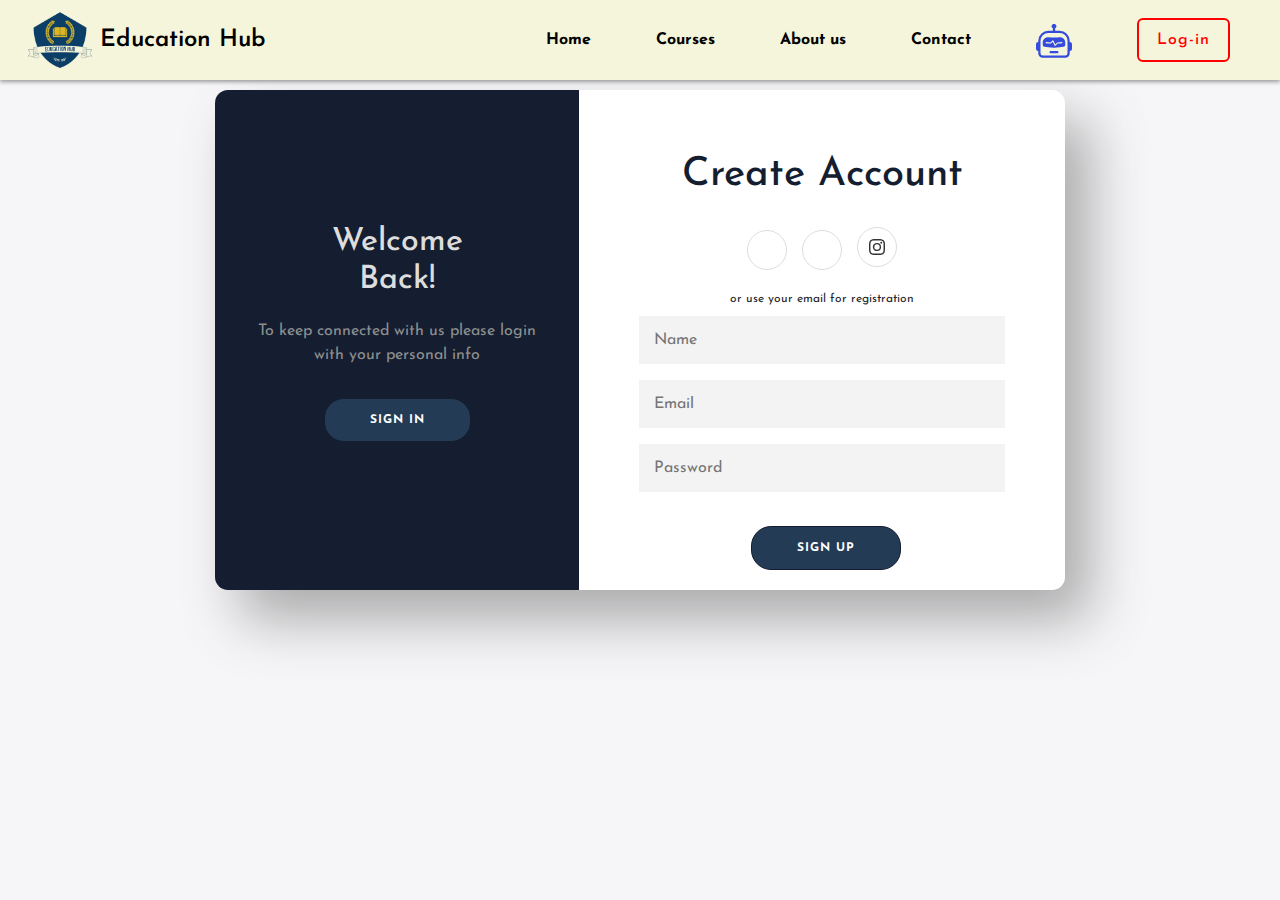
<file: signup.html>
<!DOCTYPE html>
<html lang="en">
  <head>
    <meta charset="UTF-8" />
    <meta name="viewport" content="width=device-width, initial-scale=1.0" />
    <!-- font awesome icons -->
    <link
      rel="stylesheet"
      href="https://cdnjs.cloudflare.com/ajax/libs/font-awesome/6.1.1/css/all.min.css"
      integrity="sha512-KfkfwYDsLkIlwQp6LFnl8zNdLGxu9YAA1QvwINks4PhcElQSvqcyVLLD9aMhXd13uQjoXtEKNosOWaZqXgel0g=="
      crossorigin="anonymous"
      referrerpolicy="no-referrer"
    />
    <!-- css stylesheet -->

    <link
      href="https://fonts.googleapis.com/css2?family=Inter:wght@100..900&family=Josefin+Sans:ital,wght@0,100..700;1,100..700&family=Teachers:ital,wght@0,400..800;1,400..800&family=Ubuntu+Sans:ital,wght@0,100..800;1,100..800&display=swap"
      rel="stylesheet"
    />

    <link rel="preconnect" href="https://fonts.googleapis.com" />
    <link rel="preconnect" href="https://fonts.gstatic.com" crossorigin />
    <link
      href="https://fonts.googleapis.com/css2?family=Inter:wght@100..900&family=Josefin+Sans:ital,wght@0,100..700;1,100..700&family=Mulish:ital,wght@0,200..1000;1,200..1000&family=Teachers:ital,wght@0,400..800;1,400..800&family=Ubuntu+Sans:ital,wght@0,100..800;1,100..800&display=swap"
      rel="stylesheet"
    />
    <link
      rel="stylesheet"
      href="https://cdn.jsdelivr.net/npm/bootstrap@5.3.3/dist/css/bootstrap.min.css"
    />
    <link rel="stylesheet" href="signup.css" />
    <title>Sign-Up | Education Hub</title>
  </head>
  <body>
    <div class="section-1">
      <nav>
        <h1 class="logo">
          <div class="title-logo">
            <img class="image" src="title-logo.png" alt="logo-education" />
          </div>
          <div class="title-edu">
            <span class="edu"><a href="./index.html">Education Hub</a></span>
          </div>
        </h1>
        <ul>
          <li><a href="/index.html">Home</a></li>
          <li><a href="/course.html">Courses</a></li>
          <li><a href="/about.html">About us</a></li>
          <li><a href="/contact.html">Contact</a></li>
          <li>
            <a href="./chatbit.html">
              <span>
                <svg
                  xmlns="http://www.w3.org/2000/svg"
                  style="color: rgb(52, 75, 221)"
                  width="36"
                  height="36"
                  fill="currentColor"
                  class="bi bi-robot"
                  viewBox="0 0 16 16"
                >
                  <path
                    d="M6 12.5a.5.5 0 0 1 .5-.5h3a.5.5 0 0 1 0 1h-3a.5.5 0 0 1-.5-.5M3 8.062C3 6.76 4.235 5.765 5.53 5.886a26.6 26.6 0 0 0 4.94 0C11.765 5.765 13 6.76 13 8.062v1.157a.93.93 0 0 1-.765.935c-.845.147-2.34.346-4.235.346s-3.39-.2-4.235-.346A.93.93 0 0 1 3 9.219zm4.542-.827a.25.25 0 0 0-.217.068l-.92.9a25 25 0 0 1-1.871-.183.25.25 0 0 0-.068.495c.55.076 1.232.149 2.02.193a.25.25 0 0 0 .189-.071l.754-.736.847 1.71a.25.25 0 0 0 .404.062l.932-.97a25 25 0 0 0 1.922-.188.25.25 0 0 0-.068-.495c-.538.074-1.207.145-1.98.189a.25.25 0 0 0-.166.076l-.754.785-.842-1.7a.25.25 0 0 0-.182-.135"
                  />
                  <path
                    d="M8.5 1.866a1 1 0 1 0-1 0V3h-2A4.5 4.5 0 0 0 1 7.5V8a1 1 0 0 0-1 1v2a1 1 0 0 0 1 1v1a2 2 0 0 0 2 2h10a2 2 0 0 0 2-2v-1a1 1 0 0 0 1-1V9a1 1 0 0 0-1-1v-.5A4.5 4.5 0 0 0 10.5 3h-2zM14 7.5V13a1 1 0 0 1-1 1H3a1 1 0 0 1-1-1V7.5A3.5 3.5 0 0 1 5.5 4h5A3.5 3.5 0 0 1 14 7.5"
                  />
                </svg> </span
            ></a>
          </li>
          <li>
            <a class="btn btn-1" onclick="hideButton(this)" href="#">Log-in</a>
          </li>
        </ul>
      </nav>

      <div class="container" id="container">
        <div class="left">
          <h2>Welcome Back!</h2>
          <p>To keep connected with us please login with your personal info</p>
          <a href="./signin.html"><button>Sign In</button></a>
        </div>
        <div class="right">
          <form action="/" onsubmit="handleSubmit()" id="form-container">
            <h1>Create Account</h1>
            <div class="social-container">
              <a href="https://www.facebook.com" class="social"
                ><i class="fab fa-facebook-f"></i
              ></a>
              <!-- <a href="#" class="social"
                ><i class="fab fa-google-plus-g"></i
              ></a> -->
              <a href="https://www.linkedin.com" class="social"
                ><i class="fab fa-linkedin-in"></i
              ></a>
              <a href="https://www.instagram.com" class="social">
                <span>
                  <svg
                    xmlns="http://www.w3.org/2000/svg"
                    width="16"
                    height="16"
                    fill="currentColor"
                    class="bi bi-instagram"
                    viewBox="0 0 16 16"
                  >
                    <path
                      d="M8 0C5.829 0 5.556.01 4.703.048 3.85.088 3.269.222 2.76.42a3.9 3.9 0 0 0-1.417.923A3.9 3.9 0 0 0 .42 2.76C.222 3.268.087 3.85.048 4.7.01 5.555 0 5.827 0 8.001c0 2.172.01 2.444.048 3.297.04.852.174 1.433.372 1.942.205.526.478.972.923 1.417.444.445.89.719 1.416.923.51.198 1.09.333 1.942.372C5.555 15.99 5.827 16 8 16s2.444-.01 3.298-.048c.851-.04 1.434-.174 1.943-.372a3.9 3.9 0 0 0 1.416-.923c.445-.445.718-.891.923-1.417.197-.509.332-1.09.372-1.942C15.99 10.445 16 10.173 16 8s-.01-2.445-.048-3.299c-.04-.851-.175-1.433-.372-1.941a3.9 3.9 0 0 0-.923-1.417A3.9 3.9 0 0 0 13.24.42c-.51-.198-1.092-.333-1.943-.372C10.443.01 10.172 0 7.998 0zm-.717 1.442h.718c2.136 0 2.389.007 3.232.046.78.035 1.204.166 1.486.275.373.145.64.319.92.599s.453.546.598.92c.11.281.24.705.275 1.485.039.843.047 1.096.047 3.231s-.008 2.389-.047 3.232c-.035.78-.166 1.203-.275 1.485a2.5 2.5 0 0 1-.599.919c-.28.28-.546.453-.92.598-.28.11-.704.24-1.485.276-.843.038-1.096.047-3.232.047s-2.39-.009-3.233-.047c-.78-.036-1.203-.166-1.485-.276a2.5 2.5 0 0 1-.92-.598 2.5 2.5 0 0 1-.6-.92c-.109-.281-.24-.705-.275-1.485-.038-.843-.046-1.096-.046-3.233s.008-2.388.046-3.231c.036-.78.166-1.204.276-1.486.145-.373.319-.64.599-.92s.546-.453.92-.598c.282-.11.705-.24 1.485-.276.738-.034 1.024-.044 2.515-.045zm4.988 1.328a.96.96 0 1 0 0 1.92.96.96 0 0 0 0-1.92m-4.27 1.122a4.109 4.109 0 1 0 0 8.217 4.109 4.109 0 0 0 0-8.217m0 1.441a2.667 2.667 0 1 1 0 5.334 2.667 2.667 0 0 1 0-5.334"
                    />
                  </svg>
                </span>
              </a>
            </div>
            <span>or use your email for registration</span>
            <div class="infield">
              <input
                type="text"
                id="name"
                onkeyup="checking()"
                placeholder="Name"
                name="name"
              />
              <label></label>
            </div>
            <div class="infield">
              <input
                type="text"
                id="email"
                onkeyup="checking()"
                placeholder="Email"
                name="email"
              />
              <label></label>
            </div>
            <div class="infield">
              <input
                type="password"
                onkeyup="checking()"
                id="password"
                name="password"
                placeholder="Password"
              />
              <label></label>
            </div>
            <!-- <div class="infield-1">
              <input type="checkbox" name="name" id="name" />
              <p for="name">
                I agree <a href="">Terms</a> and <a href="">Conditions</a>
              </p>
            </div> -->
          </form>
          <button type="submit" id="submit" disabled onclick="openPopup()">
            Sign Up
          </button>
        </div>

        <div class="popup" id="popup">
          <img src="tick.png" />
          <h2>Thank You!</h2>
          <p>Your details has been successfully submitted.</p>
          <a href="./signin.html">
            <button type="button" onclick="closePopup()">ok</button>
          </a>
        </div>
      </div>
    </div>

    <!-- js code -->

    <script>
      let popup = document.getElementById("popup");
      let password = document.getElementById("password");
      let name = document.getElementById("name");
      let email = document.getElementById("email");
      let submit = document.getElementById("submit");
      let form = document.getElementById("form-container");

      function checking() {
        name.addEventListener("keyup", (e) => {
          const value = e.currentTarget.value;
          submit.disabled = true;

          // if (value == "") {
          //   submit.disabled = true;
          // }
        });

        email.addEventListener("keyup", (e) => {
          const value = e.currentTarget.value;
          submit.disabled = true;

          // if (value == "") {
          //   submit.disabled = true;
          // }
        });

        password.addEventListener("keyup", (e) => {
          const value = e.currentTarget.value;
          submit.disabled = false;

          if (value == "") {
            submit.disabled = true;
          }
        });
      }

      function openPopup() {
        // alert("Your details has been successfully submitted.");
        popup.classList.add("open-popup");
      }

      function closePopup() {
        popup.classList.remove("open-popup");
        form.reset();
        submit.disabled = true;
        return false;
      }

      function handleSubmit(event) {
        event.preventDefault();
      }
    </script>
    <script src="index.js"></script>
  </body>
</html>
</file>
<file: about.css>
* {
  margin: 0%;
  padding: 0%;
  box-sizing: border-box;
  font-family: "Josefin Sans", sans-serif;
}

.section-1 {
  width: 100%;
  height: 100vh;
  background-color: rgba(245, 245, 245, 0.148);
  position: relative;
}

.section-1 nav {
  width: 100%;
  height: 80px;
  padding: 0px 20px;
  background-color: beige;
  box-shadow: 0px 2px 4px rgb(155, 155, 155);
  display: flex;
  justify-content: space-between;
  align-items: center;
  position: fixed;
  top: 0px;
  z-index: 1;
}

/* ================get started button style ===================================== */

.section-1 nav ul li .btn {
  /* margin: 40px auto 20px; */
  font-size: 16px;
  font-family: "Josefin Sans", sans-serif;
  padding: 17px 42px;
  color: red;
  border: 0.5px solid red;
  font-weight: 500;
  letter-spacing: 1px;
  display: flex;
  justify-content: center;
  align-items: center;
  transition: color 0.4s linear;
  position: relative;
}

.section-1 nav ul li a {
  font-family: "Josefin Sans", sans-serif;
}

.section-1 nav ul li .btn:hover {
  z-index: 1;
  color: #fff;
}

.section-1 nav ul li .btn::before {
  content: "";
  position: absolute;
  left: 0;
  top: 0;
  width: 100%;
  height: 100%;
  background-color: red;
  border-radius: 4px;
  z-index: -1;
  transition: transform 0.4s;
  transform-origin: 0 0;
  transition-timing-function: cubic-bezier(0.5, 1.6, 0.4, 0.7);
}

.section-1 nav ul li .btn-1::before {
  transform: scaleY(0);
}

.section-1 nav ul li .btn-1:hover::before {
  transform: scaleY(1);
}

/* ============================================================================= */

.section-1 nav .logo .title-edu .edu {
  font-size: 24px;
  font-weight: 600;
  display: flex;
  justify-content: center;
  align-items: center;
}

.section-1 nav .logo .title-edu .edu a {
  text-decoration: none;
  color: black;
}

.section-1 nav .logo .title-edu .edu strong {
  color: red;
  /* font-weight: 800; */
}

.section-1 nav .logo .title-logo .image {
  width: 80px;
  height: 80px;
  background-color: transparent;
  display: flex;
  justify-content: center;
  align-items: center;
}

.section-1 nav .logo {
  display: flex;
  flex-direction: row;
  justify-content: center;
  align-items: center;
  margin: 0;
  padding: 0;
}

.section-1 nav ul li {
  display: inline-block;
  padding: 10px 30px;
}

.section-1 nav ul {
  margin: 0px;
  padding: 0px;
}

.section-1 nav ul li a {
  text-decoration: none;
  color: black;
  font-weight: bold;
}

.section-1 nav ul li a:is(:link, :visited, :active).active {
  border-bottom: 3px solid red;
}

.section-1 nav ul li a:hover,
.section-1 nav ul li .log-in {
  color: red;
}

.section-1 nav ul li .btn-1 {
  border: 2px solid red;
  padding: 8px 18px;
  color: red;
}

/* ========================================================= */
.container {
  /* width: 100%; */
  height: max-content;
  margin-bottom: 40px;
  padding: 0px;
}
.container .container-1 {
  width: 100%;
  margin-top: 140px;
  margin-bottom: 50px;
  padding-bottom: 40px;
  display: flex;
  justify-content: space-evenly;
  align-items: center;
  gap: 10px;
}

.container-1 .benefits {
  width: 32%;
  background-color: white;
  display: flex;
  justify-content: center;
  align-items: center;
  box-shadow: 0px 25px 60px rgba(66, 85, 164, 0.06);
  padding: 10px 24px 29px;
  border-radius: 20px;
}

.container-1 .benefits:hover {
  transform: scale(1.08);
}

.container-1 .benefits .timer-logo,
.container-1 .benefits .book-logo,
.container-1 .benefits .person-logo {
  display: flex;
  justify-content: flex-start;
  align-items: center;
  color: rgb(175, 87, 172);
}

.container-1 .benefits span {
  width: 30%;
  height: 100%;
}

.container-1 .benefits .details {
  width: 70%;
  height: 100%;
}

.container-1 .benefits .details h3 {
  font-size: 20px;
  font-family: "Josefin Sans", sans-serif;
  color: #4255a4;
  font-style: normal;
  font-weight: 600;
  margin-bottom: 10px;
}

.container-1 .benefits .details p {
  font-size: 16px;
  color: #6d79aa;
  margin-bottom: 0;
  font-weight: 300;
  font-family: "Inter", sans-serif;
}

/* ============================================================================== */

.container .container-2 {
  width: 100%;
  height: max-content;
  margin-bottom: 80px;
  display: flex;
  justify-content: space-between;
  align-items: center;
}

.container-2 .skill {
  width: 60%;
  height: 100%;
}

.container-2 .skill .bullet-points {
  margin-top: 50px;
}

.container-2 .skill .bullet-points .points {
  display: flex;
  flex-direction: row;
}

.container-2 .skill .bullet-points .points span svg {
  width: 30px;
  height: 30px;
  color: orange;
}

.container-2 .skill .bullet-points .points p {
  margin-left: 18px;
  color: #4255a4;
}

.container-2 .skill h3 {
  font-size: 41px;
  font-family: "Josefin Sans", sans-serif;
  color: #4255a4;
  font-style: normal;
  font-weight: 600;
  margin-bottom: 20px;
}

.container-2 .skill p {
  font-family: "Mulish", sans-serif;
  color: #10285d;
  font-size: 16px;
  line-height: 30px;
  margin-bottom: 15px;
  font-weight: normal;
}

.container-2 .video {
  width: 40%;
  margin-top: 140px;
  height: 100%;
  display: flex;
  justify-content: center;
  align-items: center;
}

.container-2 .video img {
  border-radius: 12px;
  object-fit: cover;
  object-position: center center;
  display: flex;
  justify-content: center;
  align-content: flex-start;
}

/* ============================================================================== */

.container-3 {
  width: 100%;
  margin-top: 40px;
  height: max-content;
  position: relative;
}

/* ================ button style ===================================== */

.container-3 .btn {
  margin: 40px auto 20px;
  font-size: 16px;
  font-family: "Josefin Sans", sans-serif;
  padding: 17px 42px;
  color: orange;
  border: 0.5px solid orange;
  font-weight: 500;
  letter-spacing: 1px;
  display: flex;
  justify-content: center;
  align-items: center;
  transition: color 0.4s linear;
  position: relative;
}

.container-3 .btn:hover {
  z-index: 1;
  color: #fff;
}

.container-3 .btn::before {
  content: "";
  position: absolute;
  left: 0;
  top: 0;
  width: 100%;
  height: 100%;
  background-color: orange;
  border-radius: 4px;
  z-index: -1;
  transition: transform 0.2s;
  transform-origin: 0 0;
  /* transition-timing-function: cubic-bezier(0.5, 1.6, 0.4, 0.7); */
  /* transition-timing-function: cubic-bezier(1.6, 0.5, 0.7, 0.4); */
}

.container-3 .btn-1::before {
  transform: scaleX(0);
}

.container-3 .btn-1:hover::before {
  transform: scaleX(1);
}

.container-3 a {
  text-decoration: none;
}

/* ============================================================================= */

.container-3 .container-20 {
  width: 80%;
  margin: 0px auto;
  display: flex;
  flex-wrap: wrap;
  gap: 20px;
  justify-content: space-evenly;
}

.container-3 .box {
  position: relative;
}

.container-3 h4 {
  color: white;
  font-weight: 700;
  position: absolute;
  top: 50%;
  left: 0%;
  margin: 0px auto;
  transform: translateY(-50%);
  width: 100%;
  text-align: center;
}

.container-3 h4 a {
  color: white;
  text-decoration: none;
}

.container-3 h4 a:hover {
  text-decoration: underline;
}
.container-3 h2 {
  width: 100%;
  color: #4255a4;
  font-size: 42px;
  font-family: "josefin Sans", sans-serif;
  margin: 120px 0px 40px;
  text-align: center;
}

.container-3 .box .photo img {
  position: relative;
  transition: 0.2s all;
  border-radius: 16px;
  width: 250px;
  height: 150px;
}

.container-3 .box .photo img:hover {
  background-color: rgb(131, 131, 236);
  transform: scale(1.3);
}

/* .container-3 .btn {
  margin: 40px auto 20px;
  font-size: 16px;
  font-family: "Josefin Sans", sans-serif;
  font-weight: 500;
  letter-spacing: 1px;
  padding: 17px 42px;
  color: #ff9f67;
  border: 0.5px solid orange;
  display: flex;
  justify-content: center;
  align-items: center;
} */

/* ================================================================================ */

.container .container-4 {
  width: 100%;
  height: max-content;
  margin: 80px auto;
  margin-bottom: 80px;
  display: flex;
  justify-content: space-between;
  align-items: center;
}

.container-4 .skill .graph {
  width: 100%;
  margin: 20px 0px;
  padding-left: 20px;
  display: flex;
  justify-content: flex-start;
  align-items: center;
}

.container-4 .skill .graph svg {
  width: 150px;
  height: 150px;
  background: linear-gradient(
    to bottom,
    #eae2fe 0%,
    #a376ff 1%,
    #ea68ff 98%,
    #ec7dfe 99%,
    #f3f3fa 99%,
    #f4f5fa 100%
  );
  padding: 20px;
  border-radius: 50%;
}
.container-4 .skill {
  width: 60%;
  height: 100%;
}

.container-4 .skill .bullet-points {
  margin-top: 50px;
}

.container-4 .skill .bullet-points .points {
  display: flex;
  flex-direction: row;
}

.container-4 .skill .bullet-points .points span svg {
  width: 30px;
  height: 30px;
  color: orange;
}

.container-4 .skill .bullet-points .points p {
  margin-left: 18px;
  color: #4255a4;
}

.container-4 .skill h3 {
  font-size: 41px;
  line-height: 1.3;
  font-family: "Josefin Sans", sans-serif;
  color: #4255a4;
  font-style: normal;
  font-weight: 600;
  margin-bottom: 20px;
}

.container-4 .skill p {
  font-family: "Mulish", sans-serif;
  color: #10285d;
  font-size: 16px;
  line-height: 30px;
  margin-bottom: 15px;
  font-weight: normal;
}

/* ============================================================================= */

.container .container-5 {
  width: 100%;
  height: max-content;
  margin: 80px auto;
  margin-bottom: 80px;
  display: flex;
  flex-direction: column;
  justify-content: space-between;
  align-items: center;
}

.container .container-5 h3 {
  width: 100%;
  margin: 10px auto 20px;
  text-align: center;
  font-size: 41px;
  line-height: 1.3;
  font-family: "Josefin Sans", sans-serif;
  color: #4255a4;
  font-style: normal;
  font-weight: 600;
}

.container .container-5 .all-experts {
  display: flex;
  justify-content: space-evenly;
  align-items: center;
}
.container .container-5 .experts {
  width: 100%;
  margin-top: 30px;
  display: flex;
  flex-direction: column;
  justify-content: space-evenly;
  align-items: center;
}

.container .container-5 .experts .single-expert {
  padding: 0px 6px;
}
.container .container-5 .experts .single-expert .image {
  width: 100%;
  margin: 0px auto;
  padding: 0px;
  display: flex;
  justify-content: center;
  align-items: center;
}

.container-5 .experts .single-expert .image img {
  display: flex;
  justify-content: center;
  align-items: center;
  border: 15px solid rgb(239, 238, 238);
  border-radius: 50%;
}

.container-5 .experts .single-expert .image .image-responsive {
  height: 200px;
  width: 200px;
  object-fit: cover;
  object-position: center center;
}

.container .container-5 .experts .single-expert .title h3 {
  width: 100%;
  margin-top: 30px;
  font-size: 21px;
  display: flex;
  justify-content: center;
  align-items: center;
}

.container .container-5 .experts .single-expert .description {
  display: flex;
  justify-content: center;
  align-items: center;
}
.container .container-5 .experts .single-expert .description p {
  width: 100%;
  text-align: center;
  line-height: 1.6;
  margin: 0px auto 10px;
  font-family: "Mulish", sans-serif;
  color: #10285d;
  font-size: 16px;
  margin-bottom: 15px;
  font-weight: normal;
}

/* ===========================about page css======================================= */

.section-1 .about {
  font-family: "Mulish", sans-serif;
  color: white;
}
.section-1 .about {
  width: 100%;
  height: max-content;
  background-color: aqua;
  display: flex;
  flex-direction: column;
  justify-content: space-between;
  position: relative;
}
.section-1 .about .inner-about {
  width: 100%;
  height: max-content;
  display: flex;
  justify-content: space-between;
  background-color: #215893;
  padding-bottom: 160px;
}

.about .about-1 {
  width: 100%;
  margin: 20px 0px 0px 50px;
  display: flex;
  flex-direction: column;
  justify-content: flex-start;
  align-items: self-start;
}

.about-1 .title {
  margin-top: 10px;
}

.about-1 .title h2 {
  font-size: 24px;
  font-weight: bold;
  margin: 0px;
}

.about-1 .description {
  margin-top: 40px;
}

.about-1 .description p {
  margin: 0;
}
.about-1 .offers {
  margin-top: 18px;
  color: rgb(233, 135, 55);
  font-size: larger;
  font-weight: 600;
}
.about-1 .policies {
  margin-top: 16px;
}

.about .about-2 {
  width: 100%;
  margin-top: 20px;
  margin-left: 50px;
  display: flex;
  flex-direction: column;
  justify-content: flex-start;
  align-items: flex-start;
}

.about .about-2 h2 {
  width: 80%;
  margin-top: 10px;
  margin-bottom: 0px;
  border-bottom: 2px solid white;
  font-size: 24px;
  font-weight: bold;
}

.about .about-2 .link {
  margin-top: 20px;
  padding-left: 20px;
}

.about .about-2 .link ul {
  margin: 0;
  padding: 0;
}

.about .about-2 .link ul li {
  margin: 8px auto;
  list-style: none;
}

.about .about-2 .link ul li a {
  text-decoration: none;
  font-weight: 500;
  color: white;
}

.about .about-2 .link ul li a:hover {
  text-decoration: underline;
}

.about .about-3 {
  width: 100%;
  margin: 20px 0px 0px 50px;
  display: flex;
  flex-direction: column;
  justify-content: flex-start;
  align-items: flex-start;
}

.about .about-3 h2 {
  width: 80%;
  margin-top: 10px;
  margin-bottom: 0px;
  border-bottom: 2px solid white;
  font-size: 24px;
  font-weight: bold;
}

.about .about-3 .address,
.details {
  margin-top: 20px;
}

.about .about-3 .details p {
  margin: 0px;
}

.about .about-3 .address {
  margin-bottom: 0px;
}

.about .footer {
  width: 60%;
  position: absolute;
  margin: 10px auto 10px;
  left: 0px;
  right: 0px;
  bottom: 3px;
  color: white;
  display: flex;
  justify-content: space-between;
  align-items: center;
}

.section-1 .footer p,
.section-1 .footer .logos {
  margin: 0px;
  padding: 10px 20px;
}

.footer .logos {
  width: 40%;
  height: 40%;
  display: flex;
  justify-content: space-evenly;
}

.footer .logos .logo a svg {
  color: rgb(220, 220, 230);
}

.footer .logos .logo a svg:hover {
  color: violet;
}
</file>
<file: style1.css>
/* 
* {
  margin: 0;
  padding: 0;
  box-sizing: border-box;
  font-family: "Josefin Sans", sans-serif;
}

.chatbot-toggler {
  position: fixed;
  bottom: 15px;
  right: 25px;
  outline: none;
  border: none;
  height: 50px;
  width: 50px;
  display: flex;
  cursor: pointer;
  align-items: center;
  justify-content: center;
  border-radius: 50%;
  background: #724ae8;
  transition: all 0.2s ease;
  z-index: 4;
}

.chatbot-toggler span {
  color: #fff;
  position: absolute;
}
.chatbot-toggler span:last-child,
body.show-chatbot .chatbot-toggler span:first-child {
  opacity: 0;
}
body.show-chatbot .chatbot-toggler span:last-child {
  opacity: 1;
}
.chatbot {
  position: fixed;
  right: 35px;
  bottom: 70px;
  width: 380px;
  height: 380px;
  background: #fff;
  border-radius: 15px;
  overflow: hidden;
  opacity: 0;
  pointer-events: none;
  transform: scale(0.5);
  transform-origin: bottom right;
  box-shadow: 0 0 128px 0 rgba(0, 0, 0, 0.1),
    0 32px 64px -48px rgba(0, 0, 0, 0.5);
  transition: all 0.1s ease;
  z-index: 4;
}
body.show-chatbot .chatbot {
  opacity: 1;
  pointer-events: auto;
  transform: scale(1);
}
.chatbot header {
  padding: 16px 0;
  height: 60px;
  position: relative;
  text-align: center;
  color: #fff;
  background: #724ae8;
  box-shadow: 0 2px 10px rgba(0, 0, 0, 0.1);
}
.chatbot header span {
  position: absolute;
  right: 15px;
  top: 50%;
  display: none;
  cursor: pointer;
  transform: translateY(-50%);
}
header h2 {
  font-size: 1.4rem;
}
.chatbot .chatbox {
  overflow-y: auto;
  height: 510px;
  padding: 30px 20px 100px;
}
.chatbot :where(.chatbox, textarea)::-webkit-scrollbar {
  width: 6px;
}
.chatbot :where(.chatbox, textarea)::-webkit-scrollbar-track {
  background: #fff;
  border-radius: 25px;
}
.chatbot :where(.chatbox, textarea)::-webkit-scrollbar-thumb {
  background: #ccc;
  border-radius: 25px;
}
.chatbox .chat {
  display: flex;
  list-style: none;
}
.chatbox .outgoing {
  margin: 20px 0;
  justify-content: flex-end;
}
.chatbox .incoming span {
  width: 32px;
  height: 32px;
  color: #fff;
  cursor: default;
  text-align: center;
  line-height: 32px;
  align-self: flex-end;
  background: #724ae8;
  border-radius: 4px;
  margin: 0 10px 7px 0;
}
.chatbox .chat p {
  white-space: pre-wrap;
  padding: 12px 16px;
  border-radius: 10px 10px 0 10px;
  max-width: 75%;
  color: #fff;
  font-size: 0.95rem;
  background: #724ae8;
}
.chatbox .incoming p {
  border-radius: 10px 10px 10px 0;
}
.chatbox .chat p.error {
  color: #721c24;
  background: #f8d7da;
}
.chatbox .incoming p {
  color: #000;
  background: #f2f2f2;
}

.chatbot header {
  display: flex;
  justify-content: center;
  align-items: center;
}

.chatbot header h2 {
  margin: 0px;
  display: flex;
  justify-content: center;
  align-items: center;
  text-align: center;
}
.chatbot .chat-input {
  display: flex;
  gap: 5px;
  position: absolute;
  bottom: 0;
  width: 100%;
  background: #fff;
  padding: 3px 20px;
  border-top: 1px solid #ddd;
}
.chat-input textarea {
  height: 55px;
  width: 100%;
  border: none;
  outline: none;
  resize: none;
  max-height: 180px;
  padding: 15px 15px 15px 0;
  font-size: 0.95rem;
}
.chat-input span {
  align-self: flex-end;
  color: #724ae8;
  cursor: pointer;
  height: 55px;
  display: flex;
  align-items: center;
  visibility: hidden;
  font-size: 1.35rem;
}
.chat-input textarea:valid ~ span {
  visibility: visible;
}

@media (max-width: 490px) {
  .chatbot-toggler {
    right: 20px;
    bottom: 20px;
  }
  .chatbot {
    right: 0;
    bottom: 0;
    height: 100%;
    border-radius: 0;
    width: 100%;
  }
  .chatbot .chatbox {
    height: 90%;
    padding: 25px 15px 100px;
  }
  .chatbot .chat-input {
    padding: 5px 15px;
  }
  .chatbot header span {
    display: block;
  }
} */

* {
  margin: 0px;
  padding: 0px;
  box-sizing: border-box;
  font-family: "Josefin Sans", sans-serif;
}

.section-1 {
  width: 100%;
}

.section-1 nav {
  width: 100%;
  height: 80px;
  padding: 0px 20px;
  background-color: beige;
  box-shadow: 0px 2px 4px rgb(155, 155, 155);
  display: flex;
  justify-content: space-between;
  align-items: center;
  position: fixed;
  top: 0px;
  /* z-index: 3; */
}

/* ================get started button style ===================================== */

.section-1 nav ul li .btn {
  /* margin: 40px auto 20px; */
  font-size: 16px;
  font-family: "Josefin Sans", sans-serif;
  padding: 17px 42px;
  color: red;
  border: 0.5px solid red;
  font-weight: 500;
  letter-spacing: 1px;
  display: flex;
  justify-content: center;
  align-items: center;
  transition: color 0.4s linear;
  position: relative;
  border-radius: 6px;
}

.section-1 nav ul li .btn:hover {
  z-index: 1;
  color: #fff;
}

.section-1 nav ul li a {
  font-family: "Josefin Sans", sans-serif;
}

.section-1 nav ul li .btn::before {
  content: "";
  position: absolute;
  left: 0;
  top: 0;
  width: 100%;
  height: 100%;
  background-color: red;
  border-radius: 4px;
  z-index: -1;
  transition: transform 0.4s;
  transform-origin: 0 0;
  transition-timing-function: cubic-bezier(0.5, 1.6, 0.4, 0.7);
}

.section-1 nav ul li .btn-1::before {
  transform: scaleY(0);
}

.section-1 nav ul li .btn-1:hover::before {
  transform: scaleY(1);
}

/* ============================================================================ */

.section-1 nav .logo .title-edu .edu {
  font-size: 24px;
  font-weight: 600;
  display: flex;
  justify-content: center;
  align-items: center;
}

.section-1 nav .logo .title-edu .edu a {
  text-decoration: none;
  color: black;
}

.section-1 nav .logo .title-logo .image {
  width: 80px;
  height: 80px;
  background-color: transparent;
  display: flex;
  justify-content: center;
  align-items: center;
}

.section-1 nav .logo {
  display: flex;
  flex-direction: row;
  justify-content: center;
  align-items: center;
  margin: 0;
  padding: 0;
}

.section-1 nav ul li {
  display: inline-block;
  padding: 10px 30px;
}

.section-1 nav ul li a {
  text-decoration: none;
  color: black;
  font-weight: bold;
}

.section-1 nav ul {
  margin: 0px;
  padding: 0px;
}

.section-1 nav ul li a:is(:link, :visited, :active).active {
  border-bottom: 3px solid red;
}

.section-1 nav ul li a:hover,
.section-1 nav ul li .log-in {
  color: red;
}

.section-1 nav ul li .btn-1 {
  border: 2px solid red;
  padding: 8px 18px;
  color: red;
}
</file>
<file: AI.css>
@import url("https://fonts.googleapis.com/css2?family=Poppins:wght@100;200;300;400;500;600;700;800;900&display=swap");

* {
  margin: 0px;
  padding: 0px;
  box-sizing: border-box;
  font-family: "Josefin Sans", sans-serif;
}

.container {
  width: 80%;
  height: max-content;
  margin: 10px auto;
  padding-bottom: 30px;
  position: relative;
}

.container .heading {
  width: 100%;
  padding-top: 20px;
}

.container .heading h3 {
  text-align: center;
  border-bottom: 2px solid black;
}

.container .content {
  width: 80%;
  margin: 0px auto;
  text-align: left;
}

.container .button {
  margin: 20px 0px 10px 20px;
}
.container .button a {
  text-decoration: none;
}

.container .button a button {
  border: 2 solid black;
  border-radius: 5px;
  padding: 4px 8px;
}

.container span h5 {
  text-align: left;
}
</file>
<file: analytics.css>
@import url("https://fonts.googleapis.com/css2?family=Poppins:wght@100;200;300;400;500;600;700;800;900&display=swap");

* {
  margin: 0px;
  padding: 0px;
  box-sizing: border-box;
  font-family: "Josefin Sans", sans-serif;
}

.container {
  width: 80%;
  height: max-content;
  margin: 10px auto;
  padding-bottom: 30px;
  position: relative;
}

.container .heading {
  width: 100%;
  padding-top: 20px;
}

.container .heading h3 {
  text-align: center;
  border-bottom: 2px solid black;
}

.container .content {
  width: 80%;
  margin: 0px auto;
  text-align: left;
}

.container .button {
  margin: 20px 0px 10px 20px;
}
.container .button a {
  text-decoration: none;
}

.container .button a button {
  border: 2 solid black;
  border-radius: 5px;
  padding: 4px 8px;
}

.container span h5 {
  text-align: left;
}
</file>
<file: contact.css>
* {
  margin: 0px;
  padding: 0px;
  box-sizing: border-box;
  font-family: "Josefin Sans", sans-serif;
}

.section-1 {
  width: 100%;
  background-color: #f8f9fa;
}

.section-1 nav {
  width: 100%;
  padding: 0px 20px;
  height: 80px;
  background-color: beige;
  box-shadow: 0px 2px 4px rgb(155, 155, 155);
  display: flex;
  justify-content: space-between;
  align-items: center;
  position: sticky;
  top: 0px;
  z-index: 2;
}

/* ================get started button style ===================================== */

.section-1 nav ul li .btn {
  /* margin: 40px auto 20px; */
  font-size: 16px;
  font-family: "Josefin Sans", sans-serif;
  padding: 17px 42px;
  color: red;
  border: 0.5px solid red;
  font-weight: 500;
  letter-spacing: 1px;
  display: flex;
  justify-content: center;
  align-items: center;
  transition: color 0.4s linear;
  position: relative;
}

/* .section-1 nav ul li a {
  font-family: "Josefin Sans", sans-serif;
} */

.section-1 nav ul li .btn:hover {
  z-index: 1;
  color: #fff;
}

.section-1 nav ul li .btn::before {
  content: "";
  position: absolute;
  left: 0;
  top: 0;
  width: 100%;
  height: 100%;
  background-color: red;
  border-radius: 4px;
  z-index: -1;
  transition: transform 0.4s;
  transform-origin: 0 0;
  transition-timing-function: cubic-bezier(0.5, 1.6, 0.4, 0.7);
}

.section-1 nav ul li .btn-1::before {
  transform: scaleY(0);
}

.section-1 nav ul li .btn-1:hover::before {
  transform: scaleY(1);
}

/* ============================================================================ */

.section-1 nav .logo .title-edu .edu {
  font-size: 24px;
  font-weight: 600;
  display: flex;
  justify-content: center;
  align-items: center;
}

.section-1 nav .logo .title-edu .edu a {
  text-decoration: none;
  color: black;
}

.section-1 nav .logo .title-logo .image {
  width: 80px;
  height: 80px;
  background-color: transparent;
  display: flex;
  justify-content: center;
  align-items: center;
}

.section-1 nav .logo {
  display: flex;
  flex-direction: row;
  justify-content: center;
  align-items: center;
  margin: 0;
  padding: 0;
}

.section-1 nav ul li {
  display: inline-block;
  padding: 10px 30px;
}

.section-1 nav ul {
  margin: 0px;
  padding: 0px;
}

.section-1 nav ul li a {
  text-decoration: none;
  color: black;
  font-weight: bold;
}

.section-1 nav ul li a:is(:link, :visited, :active).active {
  border-bottom: 3px solid red;
}

.section-1 nav ul li a:hover,
.section-1 nav ul li .log-in {
  color: red;
}

.section-1 nav ul li .btn-1 {
  border: 2px solid red;
  padding: 8px 18px;
  color: red;
}

.container {
  width: 100%;
  padding: 10px 0px 80px;
  z-index: -1;
}

.container .container-1 {
  margin-top: 30px;
}

.container .container-1 .heading {
  width: 100%;
  height: 50px;
  margin-top: 100px;
}

.container .container-1 h3 {
  color: #215893;
}

.container .container-1 .inner-container {
  width: 100%;
  height: 100vh;
  display: flex;
  justify-content: space-between;
  align-items: center;
}

.container .container-1 .inner-container .left {
  width: 70%;
  height: 100%;
}

.container .container-1 .inner-container .left .btn-1 {
  width: 20%;
  margin: 30px 15px 15px 0px;
  border: 0.8px solid orange;
  background-color: orange;
  color: orange;
  border-radius: none;
  background-color: transparent;
  padding: 12px 16px;
}

/* .container .container-1 .inner-container .left .btn-1:hover {
  background-color: orange;
  color: white;
} */

.container .container-1 .inner-container .left input {
  width: 100%;
  padding: 8px 0px 8px 12px;
  margin: 30px 0px 0px 0px;
  outline: none;
}

.container-1 .inner-container .left .personals {
  width: 100%;
  display: flex;
  justify-content: space-between;
  align-items: center;
}

.container-1 .inner-container .left .personals input[type="text"],
.container-1 .inner-container .left .personals input[type="email"] {
  width: 48%;
  padding: 8px 0px 8px 12px;
  margin: 20px 0px 0px 0px;
}

.container .container-1 .inner-container .left textarea {
  width: 100%;
  border-color: rgb(204, 204, 204);
  background: transparent;
  padding: 20px 0px 0px 20px;
  outline: none;
}

.container .container-1 .inner-container .right {
  width: 35%;
  height: 100%;
  display: flex;
  flex-direction: column;
  justify-content: flex-start;
  align-items: center;
}

.right .contact {
  width: 100%;
  margin: 16px auto;
  display: flex;
  justify-content: center;
  flex-direction: row;
  align-items: center;
}

.right .contact:last-child {
  margin-left: 34px;
}

.right .contact span {
  width: 10%;
  height: 100%;
  color: grey;
  display: flex;
  justify-content: flex-start;
  align-items: flex-start;
}

.right .contact .inner-contact {
  margin-left: 10px;
}

.right .contact .inner-contact h3 {
  color: black;
  font-size: 18px;
  font-family: "Josefin Sans", sans-serif;
  font-weight: 400;
  font-style: normal;
}

.right .contact .inner-contact p {
  color: grey;
  font-size: 14px;
  font-family: "Mulish", sans-serif;
}

/* ===================================about css ================================ */

.section-1 .about {
  font-family: "Mulish", sans-serif;
  color: white;
}
.section-1 .about {
  width: 100%;
  height: max-content;
  background-color: aqua;
  display: flex;
  flex-direction: column;
  justify-content: space-between;
  position: relative;
}
.section-1 .about .inner-about {
  width: 100%;
  height: max-content;
  display: flex;
  justify-content: space-between;
  background-color: #215893;
  padding-bottom: 160px;
}

.about .about-1 {
  width: 100%;
  margin: 20px 0px 0px 50px;
  display: flex;
  flex-direction: column;
  justify-content: flex-start;
  align-items: self-start;
}

.about-1 .title {
  margin-top: 10px;
}

.about-1 .title h2 {
  font-size: 24px;
  font-weight: bold;
  margin: 0px;
}

.about-1 .description {
  margin-top: 40px;
}

.about-1 .description p {
  margin: 0;
}
.about-1 .offers {
  margin-top: 18px;
  color: rgb(233, 135, 55);
  font-size: larger;
  font-weight: 600;
}
.about-1 .policies {
  margin-top: 16px;
}

.about .about-2 {
  width: 100%;
  margin-top: 20px;
  margin-left: 50px;
  display: flex;
  flex-direction: column;
  justify-content: flex-start;
  align-items: flex-start;
}

.about .about-2 h2 {
  width: 80%;
  margin-top: 10px;
  margin-bottom: 0px;
  border-bottom: 2px solid white;
  font-size: 24px;
  font-weight: bold;
}

.about .about-2 .link {
  margin-top: 20px;
  padding-left: 20px;
}

.about .about-2 .link ul {
  margin: 0;
  padding: 0;
}

.about .about-2 .link ul li {
  margin: 8px auto;
  list-style: none;
}

.about .about-2 .link ul li a {
  text-decoration: none;
  font-weight: 500;
  color: white;
}

.about .about-2 .link ul li a:hover {
  text-decoration: underline;
}

.about .about-3 {
  width: 100%;
  margin: 20px 0px 0px 50px;
  display: flex;
  flex-direction: column;
  justify-content: flex-start;
  align-items: flex-start;
}

.about .about-3 h2 {
  width: 80%;
  margin-top: 10px;
  margin-bottom: 0px;
  border-bottom: 2px solid white;
  font-size: 24px;
  font-weight: bold;
}

.about .about-3 .address,
.details {
  margin-top: 20px;
}

.about .about-3 .details p {
  margin: 0px;
}

.about .about-3 .address {
  margin-bottom: 0px;
}

.footer .logos {
  width: 40%;
  height: 40%;
  display: flex;
  justify-content: space-evenly;
}

.footer .logos .logo a svg {
  color: rgb(220, 220, 230);
}

.footer .logos .logo a svg:hover {
  color: violet;
}

.about .footer {
  width: 60%;
  position: absolute;
  margin: 10px auto 10px;
  left: 0px;
  right: 0px;
  bottom: 3px;
  color: white;
  display: flex;
  justify-content: space-between;
  align-items: center;
}

.section-1 .footer p,
.section-1 .footer .logos {
  margin: 0px;
  padding: 10px 20px;
}

.popup {
  width: 400px;
  background: #fff;
  border-radius: 6px;
  position: absolute;
  top: 0%;
  left: 50%;
  transform: translate(-50%, -50%) scale(0.1);
  text-align: center;
  padding: 0px 30px 30px;
  color: #333;
  visibility: hidden;
  transition: transform 0.4s, top 0.4s;
  z-index: 2;
}

.popup1 {
  position: fixed;
  top: 55%;
}

.open-popup {
  visibility: visible;
  top: 50%;
  transform: translate(-50%, -50%) scale(1);
}

.popup img {
  width: 100px;
  margin-top: -50px;
  border-radius: 50%;
  box-shadow: 0 2px 5px rgba(0, 0, 0, 0.2);
}

.popup h2 {
  font-size: 38px;
  font-weight: 500;
  margin: 30px 0px 10px;
}

.popup button {
  width: 100%;
  margin-top: 50px;
  padding: 10px 0;
  background: #6fd649;
  color: #fff;
  border: 0;
  outline: none;
  font-size: 18px;
  border-radius: 4px;
  cursor: pointer;
  box-shadow: 0 5px 5px rgba(0, 0, 0, 0.2);
}
</file>
<file: course.css>
* {
  margin: 0px;
  padding: 0px;
  box-sizing: border-box;
  font-family: "Josefin Sans", sans-serif;
}

.section-1 {
  width: 100%;
  background-color: #f8f9fa;
}

.section-1 nav {
  width: 100%;
  padding: 0px 20px;
  height: 80px;
  background-color: beige;
  box-shadow: 0px 2px 4px rgb(155, 155, 155);
  display: flex;
  justify-content: space-between;
  align-items: center;
  position: sticky;
  top: 0px;
  z-index: 2;
}

/* ================get started button style ===================================== */

.section-1 nav ul li .btn {
  font-size: 16px;
  font-family: "Josefin Sans", sans-serif;
  padding: 17px 42px;
  color: red;
  border: 0.5px solid red;
  font-weight: 500;
  letter-spacing: 1px;
  display: flex;
  justify-content: center;
  align-items: center;
  transition: color 0.4s linear;
  position: relative;
}

.section-1 nav ul li .btn:hover {
  z-index: 1;
  color: #fff;
}

.section-1 nav ul li a {
  font-family: "Josefin Sans", sans-serif;
}

.section-1 nav ul li .btn::before {
  content: "";
  position: absolute;
  left: 0;
  top: 0;
  width: 100%;
  height: 100%;
  background-color: red;
  border-radius: 4px;
  z-index: -1;
  transition: transform 0.4s;
  transform-origin: 0 0;
  transition-timing-function: cubic-bezier(0.5, 1.6, 0.4, 0.7);
}

.section-1 nav ul li .btn-1::before {
  transform: scaleY(0);
}

.section-1 nav ul li .btn-1:hover::before {
  transform: scaleY(1);
}

/* ============================================================================ */

.section-1 nav .logo .title-edu .edu {
  font-size: 24px;
  font-weight: 600;
  display: flex;
  justify-content: center;
  align-items: center;
}

.section-1 nav .logo .title-edu .edu a {
  text-decoration: none;
  color: black;
}

.section-1 nav .logo .title-logo .image {
  width: 80px;
  height: 80px;
  background-color: transparent;
  display: flex;
  justify-content: center;
  align-items: center;
}

.section-1 nav .logo {
  display: flex;
  flex-direction: row;
  justify-content: center;
  align-items: center;
  margin: 0;
  padding: 0;
}

.section-1 nav ul li {
  display: inline-block;
  padding: 10px 30px;
}

.section-1 nav ul {
  margin: 0px;
  padding: 0px;
}

.section-1 nav ul li a {
  text-decoration: none;
  color: black;
  font-weight: bold;
}

.section-1 nav ul li a:is(:link, :visited, :active).active {
  border-bottom: 3px solid red;
}

.section-1 nav ul li a:hover,
.section-1 nav ul li .log-in {
  color: red;
}

.section-1 nav ul li .btn-1 {
  border: 2px solid red;
  padding: 8px 18px;
  color: red;
}

.container {
  width: 100%;
  padding: 10px 0px 80px;
  z-index: -1;
}

.container-1 {
  width: 100%;
}

.container-1 a {
  text-decoration: none;
}

.container .container-1 h2 {
  width: 100%;
  margin-top: 100px;
  text-align: center;
  font-family: "Josefin Sans", sans-serif;
  color: #4255a4;
  font-style: normal;
  text-transform: normal;
  font-size: 41px;
  display: block;
  font-weight: 500;
  line-height: 1.3;
  margin-bottom: 21px;
}

.container-1 .card {
  box-shadow: 0px 2px 8px rgb(189, 189, 189);
}

/* .container-1 .container-11 .card {
  z-index: -4;
} */

.container-1 .card .card-body p {
  font-family: "Mulish", sans-serif;
  font-size: 16px;
  line-height: 30px;
  margin-bottom: 15px;
  font-weight: normal;
  color: #6e7697;
}

.container-1 .card .card-body h3 a {
  text-decoration: none;
}

.container-1 .card .card-body h3 {
  font-size: 20px;
  line-height: -4px;
  margin-bottom: 20px;
  font-weight: 500;
  font-size: 16px;
  letter-spacing: 2px;
  color: #4255a4;
  margin: 0px 0px 20px 0px;
}
/* .container-1 .card .card-body h3 a {
  font-weight: 500;
  font-size: 16px;
  letter-spacing: 2px;
  color: #4255a4;
  margin: 0px 0px 20px 0px;
} */

/* .container-1 .card .card-body a:hover {
  text-decoration: underline;
} */

.container-1 .card .card-body button {
  width: 100%;
  text-align: center;
  border: 1px solid #e2e4ff;
  color: #4255a4;
  font-family: "Josefin Sans", sans-serif;
  background: none;
  border-radius: 5px;
  padding: 17px 42px;
  cursor: pointer;
  font-size: 16px;
  font-weight: 500;
  letter-spacing: 1px;
  transition: color 0.4s linear;
  margin: 0;
  position: relative;
}

.container-1 .card .card-body a button {
  text-decoration: none;
  color: orange;
}

/* ==========================================y-axis================================ */

.container .container-1 .container-11 .card .card-body .btn:hover {
  z-index: 1;
  color: #fff;
}

.container .container-1 .container-11 .card .card-body .btn::before {
  content: "";
  position: absolute;
  left: 0;
  top: 0;
  width: 100%;
  height: 100%;
  background-color: orange;
  border-radius: 4px;
  z-index: -1;
  transition: transform 0.5s;
  transform-origin: 0 0;
  transition-timing-function: cubic-bezier(0.5, 1.6, 0.4, 0.7);
}

.container .container-1 .container-11 .card .card-body .btn1::before {
  transform: scaleY(0);
}

.container .container-1 .container-11 .card .card-body .btn1:hover::before {
  transform: scaleY(1);
}
/* ================================================================================ */

.container-1 .card .card-body button:hover {
  background-color: orange;
  color: white;
}

.container-1 .card img {
  width: 100%;
  height: 180px;
}
.container-1 .container-11 {
  width: 100%;
  gap: 30px;
  display: flex;
  flex-wrap: wrap;
  justify-content: space-evenly;
}

/* ================ button style ===================================== */

.container-1 .btn {
  margin: 40px auto 20px;
  font-size: 16px;
  font-family: "Josefin Sans", sans-serif;
  padding: 17px 42px;
  color: orange;
  border: 0.5px solid orange;
  font-weight: 500;
  letter-spacing: 1px;
  display: flex;
  justify-content: center;
  align-items: center;
  transition: color 0.4s linear;
  position: relative;
}

.container-1 .btn:hover {
  z-index: 1;
  color: #fff;
}

.container-1 .btn::before {
  content: "";
  position: absolute;
  left: 0;
  top: 0;
  width: 100%;
  height: 100%;
  background-color: orange;
  border-radius: 4px;
  z-index: -1;
  transition: transform 0.4s;
  transform-origin: 0 0;
  transition-timing-function: cubic-bezier(0.5, 1.6, 0.4, 0.7);
  /* transition-timing-function: cubic-bezier(1.6, 0.5, 0.7, 0.4); */
}

.container-1 .btn-1::before {
  transform: scaleX(0);
}

.container-1 .btn-1:hover::before {
  transform: scaleX(1);
}

/* ============================================================================= */

.container-2 {
  width: 100%;
  margin-top: 40px;
  height: max-content;
  position: relative;
}

.container-2 .container-20 {
  width: 100%;
  margin: 0px auto;
  display: flex;
  flex-wrap: wrap;
  gap: 20px;
  justify-content: space-evenly;
}

.container-2 .box {
  position: relative;
}

.container-2 h4 {
  color: white;
  font-weight: 700;
  position: absolute;
  top: 50%;
  left: 0%;
  margin: 0px auto;
  transform: translateY(-50%);
  width: 100%;
  text-align: center;
}

.container-2 h4 a {
  color: white;
  text-decoration: none;
}

.container-2 h4 a:hover {
  text-decoration: underline;
}
.container-2 h2 {
  width: 100%;
  font-weight: 500;
  color: #4255a4;
  font-size: 42px;
  font-family: "josefin Sans", sans-serif;
  margin: 120px 0px 40px;
  text-align: center;
}

.container-2 .box .photo img {
  position: relative;
  transition: 0.2s all;
  border-radius: 16px;
  width: 250px;
  height: 150px;
}

.container-2 .box .photo img:hover {
  background-color: rgb(131, 131, 236);
  transform: scale(1.3);
}

.container-2 a {
  text-decoration: none;
}

.container .container-2 .btn {
  margin: 40px auto 20px;
  font-size: 16px;
  font-family: "Josefin Sans", sans-serif;
  padding: 17px 42px;
  color: #ff9f67;
  border: 0.5px solid orange;
  font-weight: 500;
  letter-spacing: 1px;
  display: flex;
  justify-content: center;
  align-items: center;
  transition: color 0.4s linear;
  position: relative;
}

.container .container-2 .btn:hover {
  z-index: 1;
  color: #fff;
}

.container .container-2 .btn::before {
  content: "";
  position: absolute;
  left: 0;
  top: 0;
  width: 100%;
  height: 100%;
  background-color: orange;
  border-radius: 4px;
  z-index: -1;
  transition: transform 0.5s;
  transform-origin: 0 0;
  transition-timing-function: cubic-bezier(0.5, 1.6, 0.4, 0.7);
}

.container .container-2 .btn1::before {
  transform: scaleX(0);
}

.container .container-2 .btn1:hover::before {
  transform: scaleX(1);
}

/* ================================container-3====================================== */

.container .container-3 {
  width: 100%;
  margin-top: 100px;
  padding-bottom: 40px;
  display: flex;
  justify-content: space-evenly;
  align-items: center;
  gap: 10px;
}

.container-3 .benefits {
  width: 32%;
  background-color: white;
  display: flex;
  justify-content: center;
  align-items: center;
  box-shadow: 0px 25px 60px rgba(66, 85, 164, 0.06);
  padding: 10px 24px 29px;
  border-radius: 20px;
}

.container-3 .benefits:hover {
  transform: scale(1.08);
}

.container-3 .benefits .timer-logo,
.container-3 .benefits .book-logo,
.container-3 .benefits .person-logo {
  display: flex;
  justify-content: flex-start;
  align-items: center;
  color: rgb(175, 87, 172);
}

.container-3 .benefits span {
  width: 30%;
  height: 100%;
}

.container-3 .benefits .details {
  width: 70%;
  height: 100%;
}

.container-3 .benefits .details h3 {
  font-size: 20px;
  font-family: "Josefin Sans", sans-serif;
  color: #4255a4;
  font-style: normal;
  font-weight: 600;
  margin-bottom: 10px;
}

.container-3 .benefits .details p {
  font-size: 16px;
  color: #6d79aa;
  margin-bottom: 0;
  font-weight: 300;
  font-family: "Inter", sans-serif;
}

/* ===================================about css ================================ */

.section-1 .about {
  /* font-family: "Mulish", sans-serif; */
  color: white;
}
.section-1 .about {
  width: 100%;
  height: max-content;
  background-color: aqua;
  display: flex;
  flex-direction: column;
  justify-content: space-between;
  position: relative;
}
.section-1 .about .inner-about {
  width: 100%;
  height: max-content;
  display: flex;
  justify-content: space-between;
  background-color: #215893;
  padding-bottom: 160px;
}

.about .about-1 {
  width: 100%;
  margin: 20px 0px 0px 50px;
  display: flex;
  flex-direction: column;
  justify-content: flex-start;
  align-items: self-start;
}

.about-1 .title {
  margin-top: 10px;
}

.about-1 .title h2 {
  font-size: 24px;
  font-weight: bold;
  margin: 0px;
}

.about-1 .description {
  margin-top: 40px;
}

.about-1 .description p {
  margin: 0;
}
.about-1 .offers {
  margin-top: 18px;
  color: rgb(233, 135, 55);
  font-size: larger;
  font-weight: 600;
}
.about-1 .policies {
  margin-top: 16px;
}

.about .about-2 {
  width: 100%;
  margin-top: 20px;
  margin-left: 50px;
  display: flex;
  flex-direction: column;
  justify-content: flex-start;
  align-items: flex-start;
}

.about .about-2 h2 {
  width: 80%;
  margin-top: 10px;
  margin-bottom: 0px;
  border-bottom: 2px solid white;
  font-size: 24px;
  font-weight: bold;
}

.about .about-2 .link {
  margin-top: 20px;
  padding-left: 20px;
}

.about .about-2 .link ul {
  margin: 0;
  padding: 0;
}

.about .about-2 .link ul li {
  margin: 8px auto;
  list-style: none;
}

.about .about-2 .link ul li a {
  text-decoration: none;
  font-weight: 500;
  color: white;
}

.about .about-2 .link ul li a:hover {
  text-decoration: underline;
}

.about .about-3 {
  width: 100%;
  margin: 20px 0px 0px 50px;
  display: flex;
  flex-direction: column;
  justify-content: flex-start;
  align-items: flex-start;
}

.about .about-3 h2 {
  width: 80%;
  margin-top: 10px;
  margin-bottom: 0px;
  border-bottom: 2px solid white;
  font-size: 24px;
  font-weight: bold;
}

.about .about-3 .address,
.details {
  margin-top: 20px;
}

.about .about-3 .details p {
  margin: 0px;
}

.about .about-3 .address {
  margin-bottom: 0px;
}

.about .footer {
  width: 60%;
  position: absolute;
  margin: 10px auto 10px;
  left: 0px;
  right: 0px;
  bottom: 3px;
  color: white;
  display: flex;
  justify-content: space-between;
  align-items: center;
}

.section-1 .footer p,
.section-1 .footer .logos {
  margin: 0px;
  padding: 10px 20px;
}

.footer .logos {
  width: 40%;
  height: 40%;
  display: flex;
  justify-content: space-evenly;
}

.footer .logos .logo a svg {
  color: rgb(220, 220, 230);
}

.footer .logos .logo a svg:hover {
  color: violet;
}
</file>
<file: devops.css>
@import url("https://fonts.googleapis.com/css2?family=Poppins:wght@100;200;300;400;500;600;700;800;900&display=swap");

* {
  margin: 0px;
  padding: 0px;
  box-sizing: border-box;
  font-family: "Josefin Sans", sans-serif;
}

.container {
  width: 80%;
  height: max-content;
  margin: 10px auto;
  padding-bottom: 30px;
  position: relative;
}

.container .heading {
  width: 100%;
  padding-top: 20px;
}

.container .heading h3 {
  text-align: center;
  border-bottom: 2px solid black;
}

.container .content {
  width: 80%;
  margin: 0px auto;
  text-align: left;
}

.container .button {
  margin: 20px 0px 10px 20px;
}
.container .button a {
  text-decoration: none;
}

.container .button a button {
  border: 2 solid black;
  border-radius: 5px;
  padding: 4px 8px;
}

.container span h5 {
  text-align: left;
}
</file>
<file: digital.css>
@import url("https://fonts.googleapis.com/css2?family=Poppins:wght@100;200;300;400;500;600;700;800;900&display=swap");

* {
  margin: 0px;
  padding: 0px;
  box-sizing: border-box;
  font-family: "Josefin Sans", sans-serif;
}

.container {
  width: 80%;
  height: max-content;
  margin: 10px auto;
  padding-bottom: 30px;
  position: relative;
}

.container .heading {
  width: 100%;
  padding-top: 20px;
}

.container .heading h3 {
  text-align: center;
  border-bottom: 2px solid black;
}

.container .content {
  width: 80%;
  margin: 0px auto;
  text-align: left;
}

.container .button {
  margin: 20px 0px 10px 20px;
}
.container .button a {
  text-decoration: none;
}

.container .button a button {
  border: 2 solid black;
  border-radius: 5px;
  padding: 4px 8px;
}

.container span h5 {
  text-align: left;
}
</file>
<file: IT.css>
@import url("https://fonts.googleapis.com/css2?family=Poppins:wght@100;200;300;400;500;600;700;800;900&display=swap");

* {
  margin: 0px;
  padding: 0px;
  box-sizing: border-box;
  font-family: "Josefin Sans", sans-serif;
}

.container {
  width: 80%;
  height: max-content;
  margin: 10px auto;
  padding-bottom: 30px;
  position: relative;
}

.container .heading {
  width: 100%;
  padding-top: 20px;
}

.container .heading h3 {
  text-align: center;
  border-bottom: 2px solid black;
}

.container .content {
  width: 80%;
  margin: 0px auto;
  text-align: left;
}

.container .button {
  margin: 20px 0px 10px 20px;
}
.container .button a {
  text-decoration: none;
}

.container .button a button {
  border: 2 solid black;
  border-radius: 5px;
  padding: 4px 8px;
}

.container span h5 {
  text-align: left;
}
</file>
<file: marketing.css>
@import url("https://fonts.googleapis.com/css2?family=Poppins:wght@100;200;300;400;500;600;700;800;900&display=swap");

* {
  margin: 0px;
  padding: 0px;
  box-sizing: border-box;
  font-family: "Josefin Sans", sans-serif;
}

.container {
  width: 80%;
  height: max-content;
  margin: 10px auto;
  padding-bottom: 30px;
  position: relative;
}

.container .heading {
  width: 100%;
  padding-top: 20px;
}

.container .heading h3 {
  text-align: center;
  border-bottom: 2px solid black;
}

.container .content {
  width: 80%;
  margin: 0px auto;
  text-align: left;
}

.container .button {
  margin: 20px 0px 10px 20px;
}
.container .button a {
  text-decoration: none;
}

.container .button a button {
  border: 2 solid black;
  border-radius: 5px;
  padding: 4px 8px;
}

.container span h5 {
  text-align: left;
}
</file>
<file: powerBI.css>
@import url("https://fonts.googleapis.com/css2?family=Poppins:wght@100;200;300;400;500;600;700;800;900&display=swap");

* {
  margin: 0px;
  padding: 0px;
  box-sizing: border-box;
  font-family: "Josefin Sans", sans-serif;
}

.container {
  width: 80%;
  height: max-content;
  margin: 10px auto;
  padding-bottom: 30px;
  position: relative;
}

.container .heading {
  width: 100%;
  padding-top: 20px;
}

.container .heading h3 {
  text-align: center;
  border-bottom: 2px solid black;
}

.container .content {
  width: 80%;
  margin: 0px auto;
  text-align: left;
}

.container .button {
  margin: 20px 0px 10px 20px;
}
.container .button a {
  text-decoration: none;
}

.container .button a button {
  border: 2 solid black;
  border-radius: 5px;
  padding: 4px 8px;
}

.container span h5 {
  text-align: left;
}
</file>
<file: signin.css>
@import url("https://fonts.googleapis.com/css2?family=Poppins:wght@100;200;300;400;500;600;700;800;900&display=swap");

* {
  padding: 0px;
  margin: 0px;
  box-sizing: border-box;
  font-family: "Josefin Sans", sans-serif;
}

:root {
  --linear-grad: linear-gradient(to right, #141e30, #243b55);
  --grad-clr1: #141e30;
  --grad-clr2: #243b55;
}

body {
  width: 100%;
  height: 100vh;
  background: #f6f5f7;
  display: grid;
  font-family: "Poppins", sans-serif;
}

.section-1 nav {
  width: 100%;
  height: 80px;
  padding: 0px 20px;
  background-color: beige;
  box-shadow: 0px 2px 4px rgb(155, 155, 155);
  display: flex;
  justify-content: space-between;
  align-items: center;
  position: sticky;
  top: 0px;
  z-index: 10;
  position: relative;
}

/* ================get started button style ===================================== */

.section-1 nav ul li .btn {
  font-size: 16px;
  font-family: "Josefin Sans", sans-serif;
  padding: 17px 42px;
  color: red;
  border: 0.5px solid red;
  font-weight: 500;
  letter-spacing: 1px;
  display: flex;
  justify-content: center;
  align-items: center;
  transition: color 0.4s linear;
  position: relative;
}

.section-1 nav ul li .btn:hover {
  z-index: 1;
  color: #fff;
}

.section-1 nav ul li a {
  font-family: "Josefin Sans", sans-serif;
}

.section-1 nav ul li .btn::before {
  content: "";
  position: absolute;
  left: 0;
  top: 0;
  width: 100%;
  height: 100%;
  background-color: red;
  border-radius: 4px;
  z-index: -1;
  transition: transform 0.4s;
  transform-origin: 0 0;
  transition-timing-function: cubic-bezier(0.5, 1.6, 0.4, 0.7);
}

.section-1 nav ul li .btn-1::before {
  transform: scaleY(0);
}

.section-1 nav ul li .btn-1:hover::before {
  transform: scaleY(1);
}

/* ============================================================================ */

.section-1 nav .logo .title-edu .edu {
  font-size: 24px;
  font-weight: 600;
  display: flex;
  justify-content: center;
  align-items: center;
}

.section-1 nav .logo .title-edu .edu a {
  margin: 0px;
  font-size: 24px;
  font-family: "Josefin Sans", sans-serif;
  font-weight: 600;
  text-decoration: none;
  color: black;
}

.section-1 nav .logo .title-logo .image {
  width: 80px;
  height: 80px;
  background-color: transparent;
  display: flex;
  justify-content: center;
  align-items: center;
}

.section-1 nav .logo {
  display: flex;
  flex-direction: row;
  justify-content: center;
  align-items: center;
  margin: 0;
  padding: 0;
}

.section-1 nav ul li {
  display: inline-block;
  padding: 10px 30px;
}

.section-1 nav ul li a {
  margin: 0px;
  font-size: 16px;
  font-family: "Josefin Sans", sans-serif;
  text-decoration: none;
  color: black;
  font-weight: bold;
}

.section-1 nav ul {
  margin: 0px;
  padding: 0px;
}

/* .section-1 nav ul li a:is(:link, :visited, :active).active {
  border-bottom: 3px solid red;
} */

.section-1 nav ul li a:hover,
.section-1 nav ul li .log-in {
  color: red;
}

.section-1 nav ul li .btn-1 {
  border: 2px solid red;
  padding: 8px 18px;
  color: red;
}
/*==========================Sumanth code==============================================*/

.container {
  position: relative;
  margin: 10px auto;
  padding: 0px;
  width: 850px;
  height: 500px;
  background-color: #fff;
  box-shadow: 25px 30px 55px #5557;
  border-radius: 13px;
  /* overflow: hidden; */
  display: flex;
  flex-direction: row;
}

.container .right {
  margin: 0px;
  border-radius: 0px 13px 13px 0px;
  padding: 0px 30px;
  width: 40%;
  height: 100%;
  color: #ddd;
  background-color: #141e30;
  display: flex;
  justify-content: center;
  align-items: center;
  flex-direction: column;
  text-align: center;
}

.container .right h2 {
  width: 50%;
  margin-bottom: 20px;
}

.container .right p {
  color: rgb(143, 143, 143);
}

.container .left {
  width: 60%;
  height: 100%;
  padding: 0px 40px;
}

.form-container {
  position: absolute;
  width: 60%;
  height: 100%;
  padding: 0px 40px;
}

form {
  height: 100%;
  display: flex;
  flex-direction: column;
  align-items: center;
  justify-content: center;
  padding: 50px 20px 80px;
  position: relative;
}
h1 {
  color: var(--grad-clr1);
}
.social-container {
  margin: 20px 0px;
}

.social-container a {
  border: 1px solid #ddd;
  border-radius: 50px;
  display: inline-flex;
  justify-content: center;
  align-items: center;
  margin: 0px 5px;
  height: 40px;
  width: 40px;
}

.social-container a span svg {
  font-size: 37px;
}

span {
  font-size: 12px;
}

.infield {
  position: relative;
  margin: 8px 0px;
  width: 100%;
}

.infield-1 {
  width: 100%;
  display: flex;
  flex-direction: row;
  justify-content: center;
  align-items: center;
}

.infield-1 input {
  width: 12px;
  height: 12px;
  padding: 0px;
  display: flex;
  flex-direction: row;
  justify-content: center;
  align-items: center;
  text-align: center;
}

.infield-1 p {
  width: 60%;
  text-align: center;
  margin: 0px;
  color: rgb(132, 132, 132);
}
input {
  width: 100%;
  padding: 12px 15px;
  background-color: #f3f3f3;
  border: none;
  outline: none;
}

label {
  position: absolute;
  left: 50%;
  top: 100%;
  transform: translateX(-50%);
  width: 0%;
  height: 2px;
  background: var(--linear-grad);
  transition: 0.3s;
}

input:focus ~ label {
  width: 100%;
}

a {
  color: #333;
  font-size: 14px;
  text-decoration: none;
  margin: 15px 0px;
}

a.forgot {
  padding-bottom: 3px;
  border-bottom: 2px solid #eee;
}

.container .left button {
  position: absolute;
  bottom: 40px;
  right: 62%;
}

button {
  text-align: center;
  border-radius: 20px;
  border: 1px solid var(--grad-clr1);
  background: var(--grad-clr2);
  color: #fff;
  font-size: 12px;
  font-weight: bold;
  padding: 12px 45px;
  letter-spacing: 1px;
  text-transform: uppercase;
}

/* .container button {
  margin-top: 17px;
  transition: 80ms ease-in;
} */

/* .container button:hover {
  background: #fff;
  color: var(--grad-clr1);
} */

/* ============================================================================= */

.container .popup {
  width: 400px;
  background: rgb(239, 239, 246);
  border-radius: 6px;
  position: absolute;
  top: 0%;
  left: 50%;
  transform: translate(-50%, -50%) scale(0.1);
  text-align: center;
  padding: 0 30px 30px;
  color: #333;
  visibility: hidden;
  transition: transform 0.4s, top 0.4s;
  /* z-index: 2; */
}

.container .open-popup {
  visibility: visible;
  top: 50%;
  transform: translate(-50%, -50%) scale(1);
}

.container .popup img {
  width: 100px;
  margin-top: -50px;
  border-radius: 50%;
  box-shadow: 0 2px 5px rgba(0, 0, 0, 0.2);
}

.container .popup h3 {
  font-size: 30px;
  font-weight: 500;
  margin: 30px 0 0px;
}

.container .popup button {
  width: 100%;
  margin-top: 50px;
  padding: 10px 0;
  background: #6fd649;
  color: #fff;
  border: 0;
  outline: none;
  font-size: 18px;
  border-radius: 4px;
  cursor: pointer;
  box-shadow: 0 5px 5px rgba(0, 0, 0, 0.2);
}
</file>
<file: signup.css>
@import url("https://fonts.googleapis.com/css2?family=Poppins:wght@100;200;300;400;500;600;700;800;900&display=swap");

* {
  padding: 0px;
  margin: 0px;
  box-sizing: border-box;
  font-family: "Josefin Sans", sans-serif;
}

:root {
  --linear-grad: linear-gradient(to right, #141e30, #243b55);
  --grad-clr1: #141e30;
  --grad-clr2: #243b55;
}

body {
  width: 100%;
  height: 100vh;
  background: #f6f5f7;
  display: grid;
  font-family: "Poppins", sans-serif;
}

.section-1 nav {
  width: 100%;
  height: 80px;
  padding: 0px 20px;
  background-color: beige;
  box-shadow: 0px 2px 4px rgb(155, 155, 155);
  display: flex;
  justify-content: space-between;
  align-items: center;
  position: sticky;
  top: 0px;
  z-index: 10;
  position: relative;
}

/* ================get started button style ===================================== */

.section-1 nav ul li .btn {
  font-size: 16px;
  font-family: "Josefin Sans", sans-serif;
  padding: 17px 42px;
  color: red;
  border: 0.5px solid red;
  font-weight: 500;
  letter-spacing: 1px;
  display: flex;
  justify-content: center;
  align-items: center;
  transition: color 0.4s linear;
  position: relative;
}

.section-1 nav ul li .btn:hover {
  z-index: 1;
  color: #fff;
}

.section-1 nav ul li a {
  font-family: "Josefin Sans", sans-serif;
}

.section-1 nav ul li .btn::before {
  content: "";
  position: absolute;
  left: 0;
  top: 0;
  width: 100%;
  height: 100%;
  background-color: red;
  border-radius: 4px;
  z-index: -1;
  transition: transform 0.4s;
  transform-origin: 0 0;
  transition-timing-function: cubic-bezier(0.5, 1.6, 0.4, 0.7);
}

.section-1 nav ul li .btn-1::before {
  transform: scaleY(0);
}

.section-1 nav ul li .btn-1:hover::before {
  transform: scaleY(1);
}

/* ============================================================================ */

.section-1 nav .logo .title-edu .edu {
  font-size: 24px;
  font-weight: 600;
  display: flex;
  justify-content: center;
  align-items: center;
}

.section-1 nav .logo .title-edu .edu a {
  margin: 0px;
  font-size: 24px;
  font-family: "Josefin Sans", sans-serif;
  font-weight: 600;
  text-decoration: none;
  color: black;
}

.section-1 nav .logo .title-logo .image {
  width: 80px;
  height: 80px;
  background-color: transparent;
  display: flex;
  justify-content: center;
  align-items: center;
}

.section-1 nav .logo {
  display: flex;
  flex-direction: row;
  justify-content: center;
  align-items: center;
  margin: 0;
  padding: 0;
}

.section-1 nav ul li {
  display: inline-block;
  padding: 10px 30px;
}

.section-1 nav ul li a {
  margin: 0px;
  font-size: 16px;
  font-family: "Josefin Sans", sans-serif;
  text-decoration: none;
  color: black;
  font-weight: bold;
}

.section-1 nav ul {
  margin: 0px;
  padding: 0px;
}

/* .section-1 nav ul li a:is(:link, :visited, :active).active {
  border-bottom: 3px solid red;
} */

.section-1 nav ul li a:hover,
.section-1 nav ul li .log-in {
  color: red;
}

.section-1 nav ul li .btn-1 {
  border: 2px solid red;
  padding: 8px 18px;
  color: red;
}
/*==========================Sumanth code==============================================*/

.container {
  position: relative;
  margin: 10px auto;
  padding: 0px;
  width: 850px;
  height: 500px;
  background-color: #fff;
  box-shadow: 25px 30px 55px #5557;
  border-radius: 13px;
  /* overflow: hidden; */
  display: flex;
  flex-direction: row;
}

.container .left {
  margin: 0px;
  border-radius: 13px 0px 0px 13px;
  padding: 0px 30px;
  width: 45%;
  height: 100%;
  color: #ddd;
  background-color: #141e30;
  display: flex;
  justify-content: center;
  align-items: center;
  flex-direction: column;
  text-align: center;
}

.container .left h2 {
  width: 50%;
  margin-bottom: 20px;
}

.container .left p {
  color: rgb(143, 143, 143);
}

.container .right {
  width: 60%;
  height: 100%;
  padding: 0px 40px;
}

.form-container {
  position: absolute;
  width: 60%;
  height: 100%;
  padding: 0px 40px;
}

form {
  height: 100%;
  display: flex;
  flex-direction: column;
  align-items: center;
  justify-content: center;
  padding: 50px 20px 80px;
  position: relative;
}
h1 {
  color: var(--grad-clr1);
}
.social-container {
  margin: 20px 0px;
}

.social-container a {
  border: 1px solid #ddd;
  border-radius: 50px;
  display: inline-flex;
  justify-content: center;
  align-items: center;
  margin: 0px 5px;
  height: 40px;
  width: 40px;
}

.social-container a span svg {
  font-size: 37px;
}

span {
  font-size: 12px;
}

.infield {
  position: relative;
  margin: 8px 0px;
  width: 100%;
}

.infield-1 {
  width: 100%;
  display: flex;
  flex-direction: row;
  justify-content: center;
  align-items: center;
}

.infield-1 input {
  width: 12px;
  height: 12px;
  padding: 0px;
  display: flex;
  flex-direction: row;
  justify-content: center;
  align-items: center;
  text-align: center;
}

.infield-1 p {
  width: 60%;
  text-align: center;
  margin: 0px;
  color: rgb(132, 132, 132);
}
input {
  width: 100%;
  padding: 12px 15px;
  background-color: #f3f3f3;
  border: none;
  outline: none;
}

label {
  position: absolute;
  left: 50%;
  top: 100%;
  transform: translateX(-50%);
  width: 0%;
  height: 2px;
  background: var(--linear-grad);
  transition: 0.3s;
}

input:focus ~ label {
  width: 100%;
}

a {
  color: #333;
  font-size: 14px;
  text-decoration: none;
  margin: 15px 0px;
}

a.forgot {
  padding-bottom: 3px;
  border-bottom: 2px solid #eee;
}

.container .right button {
  position: absolute;
  bottom: 20px;
  left: 63%;
}

button {
  text-align: center;
  border-radius: 20px;
  border: 1px solid var(--grad-clr1);
  background: var(--grad-clr2);
  color: #fff;
  font-size: 12px;
  font-weight: bold;
  padding: 12px 45px;
  letter-spacing: 1px;
  text-transform: uppercase;
  /* right: 50%; */
}

button a {
  text-decoration: none;
  color: white;
  font-size: 12px;
}

/* .container button {
  margin-top: 17px;
  transition: 80ms ease-in;
} */

/* .container button:hover {
  background: #fff;
  color: var(--grad-clr1);
} */

/* ============================================================================= */

.container .popup {
  width: 400px;
  background: rgb(239, 239, 246);
  border-radius: 6px;
  position: absolute;
  top: 0%;
  left: 50%;
  transform: translate(-50%, -50%) scale(0.1);
  text-align: center;
  padding: 0 30px 30px;
  color: #333;
  visibility: hidden;
  transition: transform 0.4s, top 0.4s;
  /* z-index: 2; */
}

.container .open-popup {
  visibility: visible;
  top: 50%;
  transform: translate(-50%, -50%) scale(1);
}

.container .popup img {
  width: 100px;
  margin-top: -50px;
  border-radius: 50%;
  box-shadow: 0 2px 5px rgba(0, 0, 0, 0.2);
}

.container .popup h2 {
  font-size: 38px;
  font-weight: 500;
  margin: 30px 0 10px;
}

.container .popup button {
  width: 100%;
  margin-top: 50px;
  padding: 10px 0;
  background: #6fd649;
  color: #fff;
  border: 0;
  outline: none;
  font-size: 18px;
  border-radius: 4px;
  cursor: pointer;
  box-shadow: 0 5px 5px rgba(0, 0, 0, 0.2);
}
</file>
